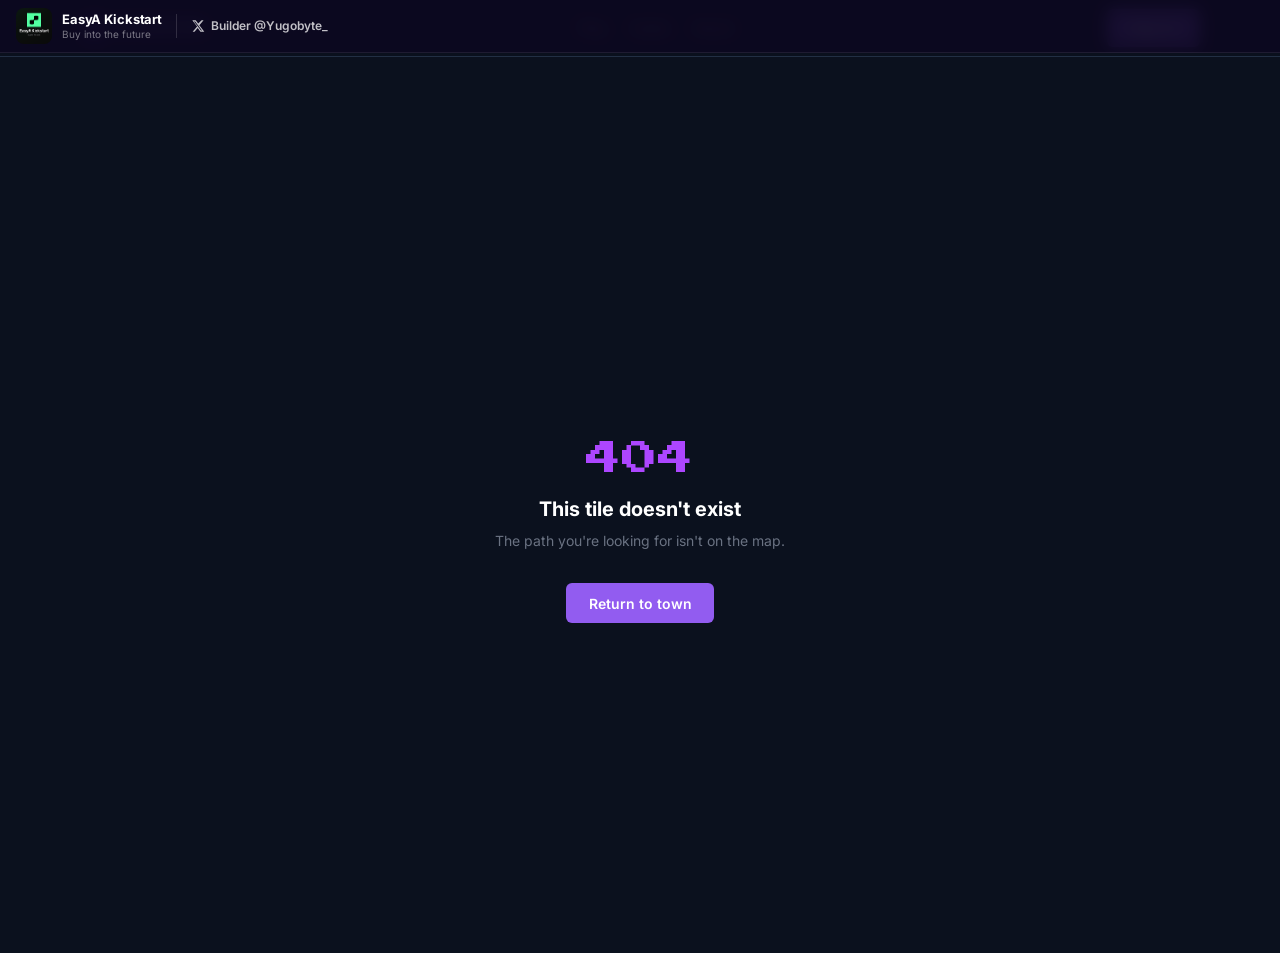
<file: index.html>
<!DOCTYPE html>
<html lang="en">
  <head>
    <meta charset="UTF-8" />
    <meta http-equiv="Content-Security-Policy" content="upgrade-insecure-requests" />
    <meta name="viewport" content="width=device-width, initial-scale=1.0, maximum-scale=1.0, user-scalable=no" />
    <title>Epochia - A Living Pixel Art Browser World</title>
    <meta name="description" content="Explore Epochia, a hand-crafted pixel art town with six unique characters who roam, converse, and make every visit different. Play free in your browser." />
    <meta name="robots" content="index, follow" />
    <meta name="theme-color" content="#0d0820" />
    <meta name="apple-mobile-web-app-capable" content="yes" />
    <meta name="apple-mobile-web-app-status-bar-style" content="black-translucent" />
    <meta name="apple-mobile-web-app-title" content="Epochia" />
    <meta name="ory-verify" content="orynth-bc634a7419e34589a3998b0c1ca724cf" />

    <!-- Open Graph -->
    <meta property="og:title" content="Epochia - A Living Pixel Art Browser World" />
    <meta property="og:description" content="Six unique characters. One hand-crafted town. A day/night cycle that shifts the mood. Play free in your browser, no download required." />
    <meta property="og:type" content="website" />
    <meta property="og:url" content="https://epochia.xyz" />
    <meta property="og:image" content="https://epochia.xyz/opengraph.jpg" />
    <meta property="og:image:width" content="1200" />
    <meta property="og:image:height" content="630" />
    <meta property="og:image:alt" content="Epochia - pixel art browser world" />
    <meta property="og:site_name" content="Epochia" />
    <meta property="og:locale" content="en_US" />

    <!-- Twitter / X -->
    <meta name="twitter:card" content="summary_large_image" />
    <meta name="twitter:title" content="Epochia - A Living Pixel Art Browser World" />
    <meta name="twitter:description" content="Six unique characters. One hand-crafted town. A day/night cycle that shifts the mood. Play free in your browser." />
    <meta name="twitter:image" content="https://epochia.xyz/opengraph.jpg" />
    <meta name="twitter:image:alt" content="Epochia pixel art game" />

    <!-- Canonical -->
    <link rel="canonical" href="https://epochia.xyz" />

    <!-- Icons -->
    <link rel="icon" type="image/svg+xml" href="/favicon.svg" />
    <link rel="apple-touch-icon" href="/favicon.svg" />

    <!-- Fonts -->
    <link rel="preconnect" href="https://fonts.googleapis.com" />
    <link rel="preconnect" href="https://fonts.gstatic.com" crossorigin />
    <link href="https://fonts.googleapis.com/css2?family=Inter:wght@400;500;600;700&display=swap" rel="stylesheet" />
    <script type="module" crossorigin src="/assets/index-DDkIV8F7.js"></script>
    <link rel="stylesheet" crossorigin href="/assets/index-BAYn08T7.css">
  </head>
  <style>
    #easya-banner {
      position: fixed;
      top: 0;
      left: 0;
      right: 0;
      z-index: 99999;
      display: flex;
      align-items: center;
      gap: 10px;
      padding: 8px 16px;
      background: rgba(13, 8, 32, 0.92);
      backdrop-filter: blur(8px);
      border-bottom: 1px solid rgba(255,255,255,0.08);
      font-family: 'Inter', sans-serif;
    }
    #easya-banner img {
      width: 36px;
      height: 36px;
      border-radius: 8px;
      object-fit: cover;
      flex-shrink: 0;
    }
    #easya-banner .easya-info {
      display: flex;
      flex-direction: column;
      line-height: 1.2;
    }
    #easya-banner .easya-name {
      font-size: 13px;
      font-weight: 700;
      color: #ffffff;
      letter-spacing: -0.01em;
    }
    #easya-banner .easya-tagline {
      font-size: 10px;
      color: rgba(255,255,255,0.45);
    }
    #easya-banner .easya-divider {
      width: 1px;
      height: 24px;
      background: rgba(255,255,255,0.15);
      margin: 0 4px;
    }
    #easya-banner .easya-x-link {
      display: flex;
      align-items: center;
      gap: 6px;
      text-decoration: none;
      color: rgba(255,255,255,0.75);
      font-size: 12px;
      font-weight: 600;
      transition: color 0.15s;
    }
    #easya-banner .easya-x-link:hover { color: #ffffff; }
    #easya-banner .easya-x-link svg { flex-shrink: 0; }
    #root { padding-top: 53px; }
  </style>
  <body>
    <div id="easya-banner">
      <img src="/easya-kickstart.png" alt="EasyA Kickstart" />
      <div class="easya-info">
        <span class="easya-name">EasyA Kickstart</span>
        <span class="easya-tagline">Buy into the future</span>
      </div>
      <div class="easya-divider"></div>
      <a class="easya-x-link" href="https://x.com/Yugobyte_" target="_blank" rel="noopener noreferrer">
        <svg width="14" height="14" viewBox="0 0 24 24" fill="currentColor" xmlns="http://www.w3.org/2000/svg">
          <path d="M18.244 2.25h3.308l-7.227 8.26 8.502 11.24H16.17l-4.714-6.231-5.401 6.231H2.744l7.737-8.835L2.25 2.25H8.08l4.253 5.622L18.244 2.25zm-1.161 17.52h1.833L7.084 4.126H5.117L17.083 19.77z"/>
        </svg>
        Builder @Yugobyte_
      </a>
    </div>
    <div id="root"></div>
  </body>
</html>
</file>
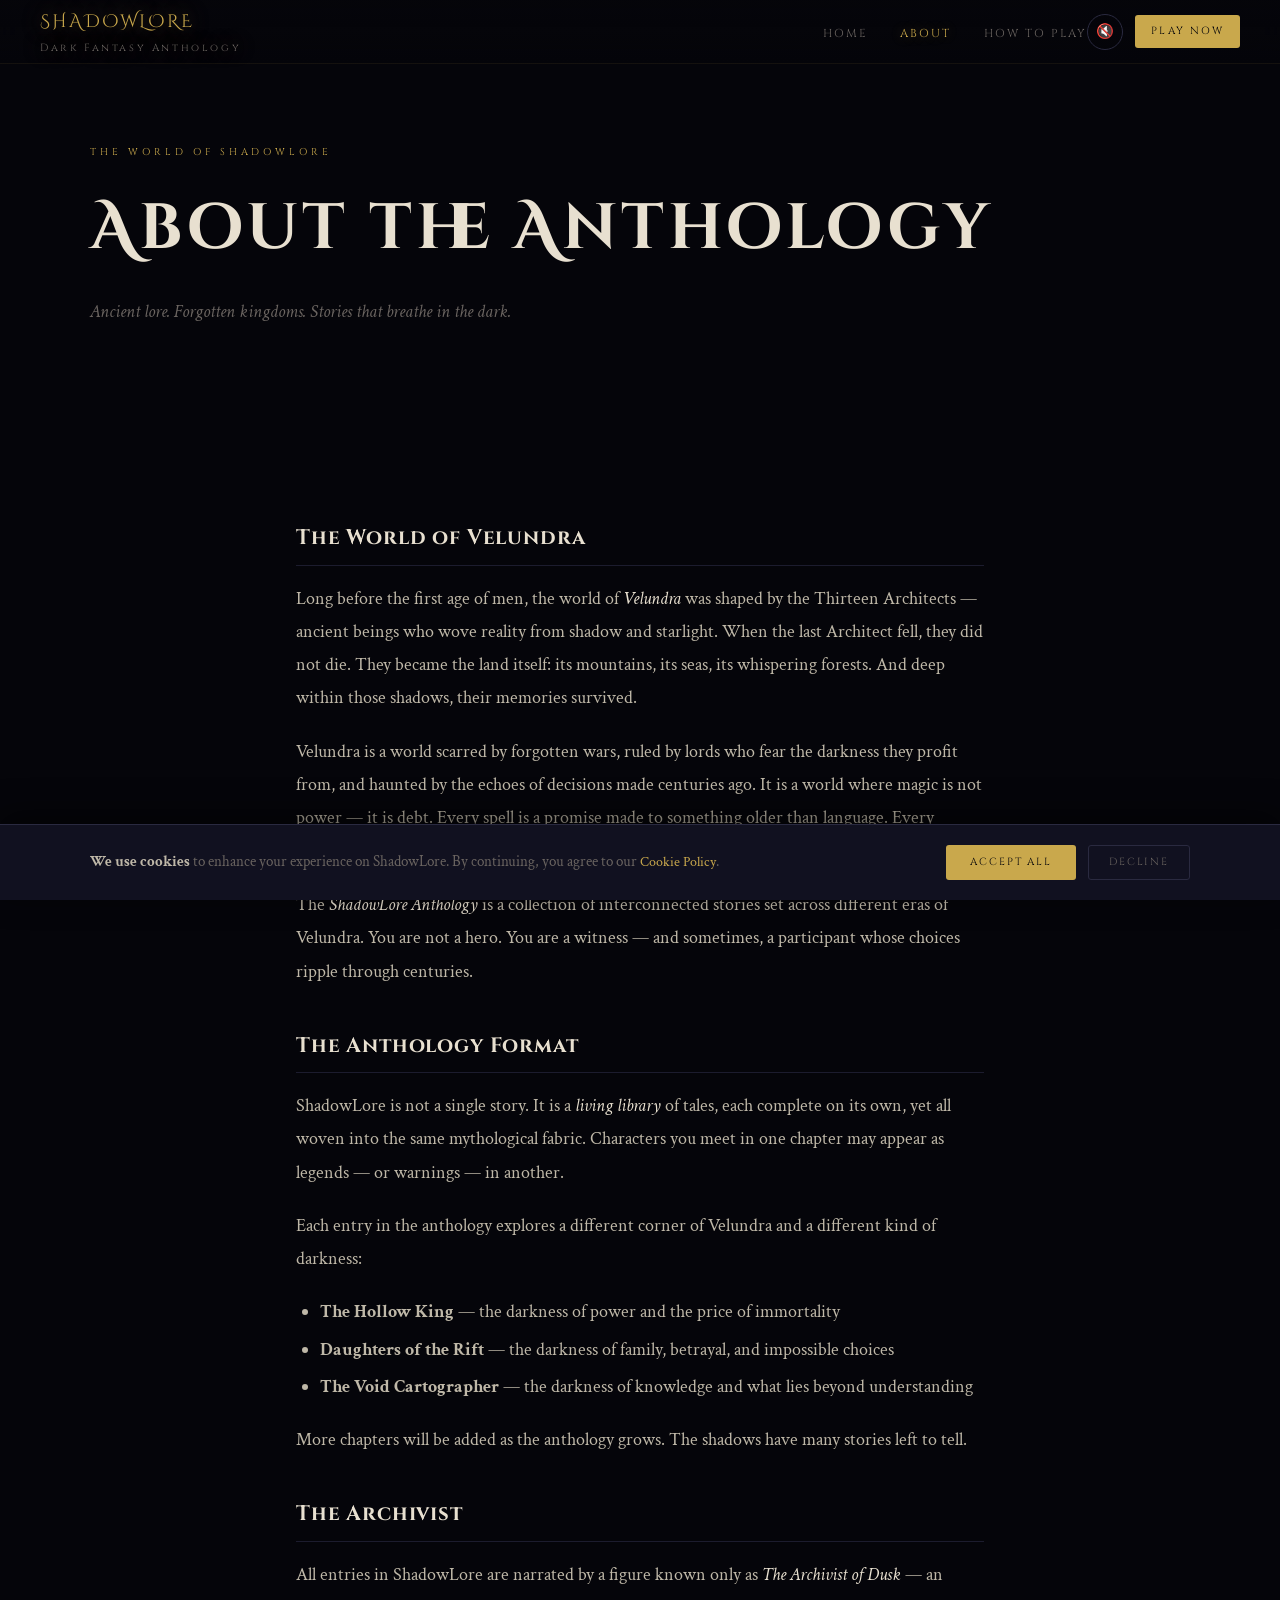
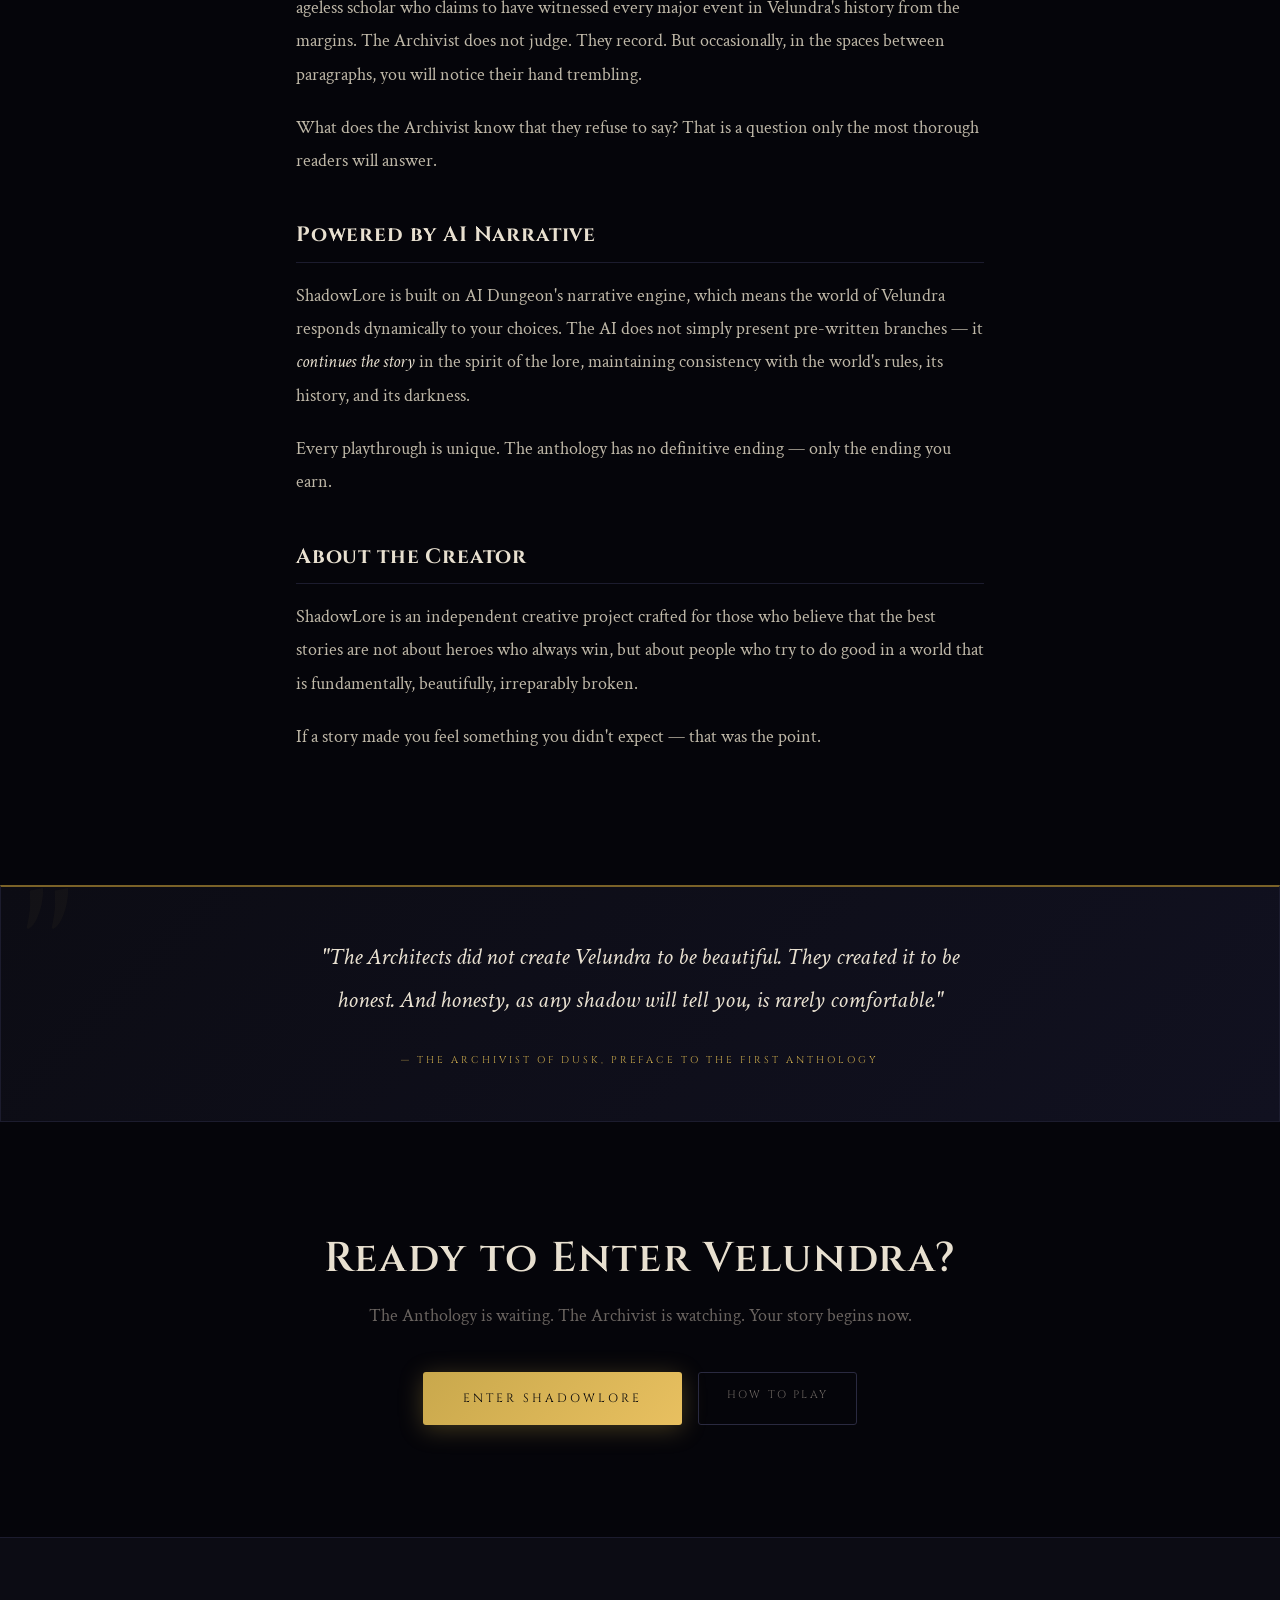
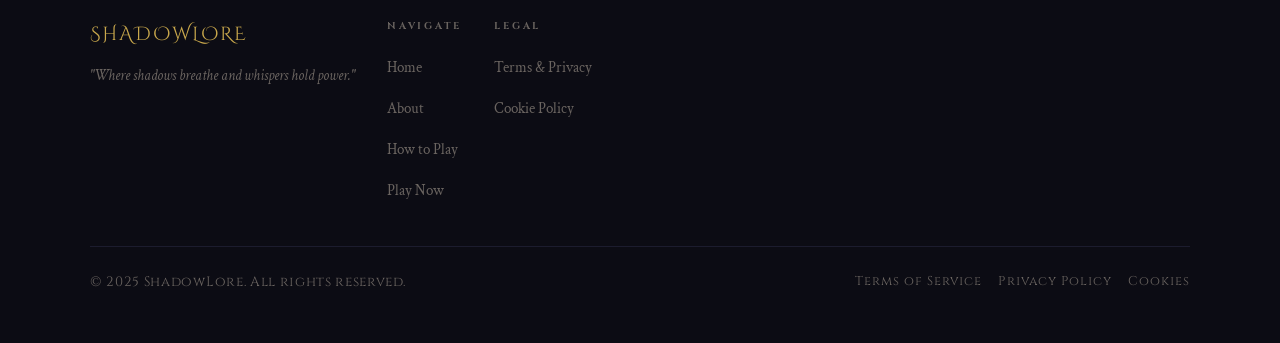
<file: about.html>
<!DOCTYPE html>
<html lang="en">
<head>
  <meta charset="UTF-8">
  <meta name="viewport" content="width=device-width, initial-scale=1.0">
  <title>About — ShadowLore</title>
  <meta name="description" content="Discover the lore, world, and origins of ShadowLore — a dark fantasy interactive anthology.">
  <meta name="theme-color" content="#05050a">
  <link rel="stylesheet" href="css/style.css">
  <link rel="icon" href="data:image/svg+xml,<svg xmlns='http://www.w3.org/2000/svg' viewBox='0 0 100 100'><text y='.9em' font-size='90'>🌑</text></svg>">
</head>
<body>

  <!-- NAV -->
  <nav class="nav" role="navigation" aria-label="Main navigation">
    <a href="index.html" class="nav-logo" aria-label="ShadowLore Home">
      SHADOWLORE
      <span>Dark Fantasy Anthology</span>
    </a>
    <ul class="nav-links" role="list">
      <li><a href="index.html">Home</a></li>
      <li><a href="about.html" class="active">About</a></li>
      <li><a href="how-to-play.html">How to Play</a></li>
    </ul>
    <div class="nav-right">
      <button class="btn-audio" title="Play Ambient Sound" aria-label="Toggle ambient sound">🔇</button>
      <a href="https://play.aidungeon.com/scenario/84A1C3aXaIb_/anthology" target="_blank" rel="noopener" class="btn-play-nav">Play Now</a>
      <button class="btn-hamburger" aria-label="Open menu">
        <span></span><span></span><span></span>
      </button>
    </div>
  </nav>

  <div class="nav-drawer" role="dialog" aria-label="Mobile navigation">
    <a href="index.html">Home</a>
    <a href="about.html" class="active">About</a>
    <a href="how-to-play.html">How to Play</a>
    <a href="https://play.aidungeon.com/scenario/84A1C3aXaIb_/anthology" target="_blank" rel="noopener" class="btn-play-nav">Enter the Dark</a>
  </div>

  <!-- PAGE HERO -->
  <header class="page-hero" aria-label="About ShadowLore">
    <div class="page-hero-bg" style="background-image: url('https://images.unsplash.com/photo-1518709268805-4e9042af9f23?w=1600&q=80');"></div>
    <div class="page-hero-overlay"></div>
    <div class="page-hero-content">
      <p class="page-hero-label">The World of ShadowLore</p>
      <h1 class="page-hero-title">About the Anthology</h1>
      <p class="page-hero-sub">Ancient lore. Forgotten kingdoms. Stories that breathe in the dark.</p>
    </div>
  </header>

  <!-- LORE CONTENT -->
  <section class="section" aria-labelledby="about-heading">
    <div class="section-inner">
      <div class="lore-block">

        <h2 id="about-heading">The World of Velundra</h2>
        <p>
          Long before the first age of men, the world of <span class="highlight">Velundra</span> was shaped by the Thirteen Architects — ancient beings who wove reality from shadow and starlight. When the last Architect fell, they did not die. They became the land itself: its mountains, its seas, its whispering forests. And deep within those shadows, their memories survived.
        </p>
        <p>
          Velundra is a world scarred by forgotten wars, ruled by lords who fear the darkness they profit from, and haunted by the echoes of decisions made centuries ago. It is a world where magic is not power — it is debt. Every spell is a promise made to something older than language. Every blessing is a curse deferred.
        </p>
        <p>
          The <span class="highlight">ShadowLore Anthology</span> is a collection of interconnected stories set across different eras of Velundra. You are not a hero. You are a witness — and sometimes, a participant whose choices ripple through centuries.
        </p>

        <h2>The Anthology Format</h2>
        <p>
          ShadowLore is not a single story. It is a <span class="highlight">living library</span> of tales, each complete on its own, yet all woven into the same mythological fabric. Characters you meet in one chapter may appear as legends — or warnings — in another.
        </p>
        <p>
          Each entry in the anthology explores a different corner of Velundra and a different kind of darkness:
        </p>
        <ul>
          <li><strong>The Hollow King</strong> — the darkness of power and the price of immortality</li>
          <li><strong>Daughters of the Rift</strong> — the darkness of family, betrayal, and impossible choices</li>
          <li><strong>The Void Cartographer</strong> — the darkness of knowledge and what lies beyond understanding</li>
        </ul>
        <p>
          More chapters will be added as the anthology grows. The shadows have many stories left to tell.
        </p>

        <h2>The Archivist</h2>
        <p>
          All entries in ShadowLore are narrated by a figure known only as <span class="highlight">The Archivist of Dusk</span> — an ageless scholar who claims to have witnessed every major event in Velundra's history from the margins. The Archivist does not judge. They record. But occasionally, in the spaces between paragraphs, you will notice their hand trembling.
        </p>
        <p>
          What does the Archivist know that they refuse to say? That is a question only the most thorough readers will answer.
        </p>

        <h2>Powered by AI Narrative</h2>
        <p>
          ShadowLore is built on AI Dungeon's narrative engine, which means the world of Velundra responds dynamically to your choices. The AI does not simply present pre-written branches — it <span class="highlight">continues the story</span> in the spirit of the lore, maintaining consistency with the world's rules, its history, and its darkness.
        </p>
        <p>
          Every playthrough is unique. The anthology has no definitive ending — only the ending you earn.
        </p>

        <h2>About the Creator</h2>
        <p>
          ShadowLore is an independent creative project crafted for those who believe that the best stories are not about heroes who always win, but about people who try to do good in a world that is fundamentally, beautifully, irreparably broken.
        </p>
        <p>
          If a story made you feel something you didn't expect — that was the point.
        </p>

      </div>
    </div>
  </section>

  <!-- LORE QUOTE -->
  <div class="lore-quote reveal">
    <blockquote>
      "The Architects did not create Velundra to be beautiful. They created it to be honest. And honesty, as any shadow will tell you, is rarely comfortable."
    </blockquote>
    <cite>— The Archivist of Dusk, Preface to the First Anthology</cite>
  </div>

  <!-- CTA -->
  <section class="section" style="text-align: center;" aria-label="Call to action">
    <div class="section-inner">
      <h2 class="section-title reveal">Ready to Enter Velundra?</h2>
      <p class="section-desc reveal" style="margin: 0 auto 2.5rem;">The Anthology is waiting. The Archivist is watching. Your story begins now.</p>
      <div style="display: flex; gap: 1rem; justify-content: center; flex-wrap: wrap;" class="reveal">
        <a href="https://play.aidungeon.com/scenario/84A1C3aXaIb_/anthology" target="_blank" rel="noopener" class="btn-primary">Enter ShadowLore</a>
        <a href="how-to-play.html" class="btn-secondary">How to Play</a>
      </div>
    </div>
  </section>

  <!-- FOOTER -->
  <footer class="footer" role="contentinfo">
    <div class="footer-inner">
      <div class="footer-top">
        <div class="footer-brand">
          <p class="footer-logo">SHADOWLORE</p>
          <p class="footer-tagline"><em>"Where shadows breathe and whispers hold power."</em></p>
        </div>
        <div class="footer-links">
          <h4>Navigate</h4>
          <ul role="list">
            <li><a href="index.html">Home</a></li>
            <li><a href="about.html">About</a></li>
            <li><a href="how-to-play.html">How to Play</a></li>
            <li><a href="https://play.aidungeon.com/scenario/84A1C3aXaIb_/anthology" target="_blank" rel="noopener">Play Now</a></li>
          </ul>
        </div>
        <div class="footer-links">
          <h4>Legal</h4>
          <ul role="list">
            <li><a href="legal.html">Terms &amp; Privacy</a></li>
            <li><a href="cookies.html">Cookie Policy</a></li>
          </ul>
        </div>
      </div>
      <div class="footer-bottom">
        <p class="footer-copy">© 2025 ShadowLore. All rights reserved.</p>
        <div class="footer-legal">
          <a href="legal.html">Terms of Service</a>
          <a href="legal.html#privacy">Privacy Policy</a>
          <a href="cookies.html">Cookies</a>
        </div>
      </div>
    </div>
  </footer>

  <div class="cookie-banner" role="dialog" aria-label="Cookie consent">
    <div class="cookie-inner">
      <div class="cookie-text">
        <p><strong>We use cookies</strong> to enhance your experience on ShadowLore. By continuing, you agree to our <a href="cookies.html">Cookie Policy</a>.</p>
      </div>
      <div class="cookie-btns">
        <button class="btn-cookie-accept">Accept All</button>
        <button class="btn-cookie-decline">Decline</button>
      </div>
    </div>
  </div>

  <script src="js/main.js"></script>
</body>
</html>
</file>
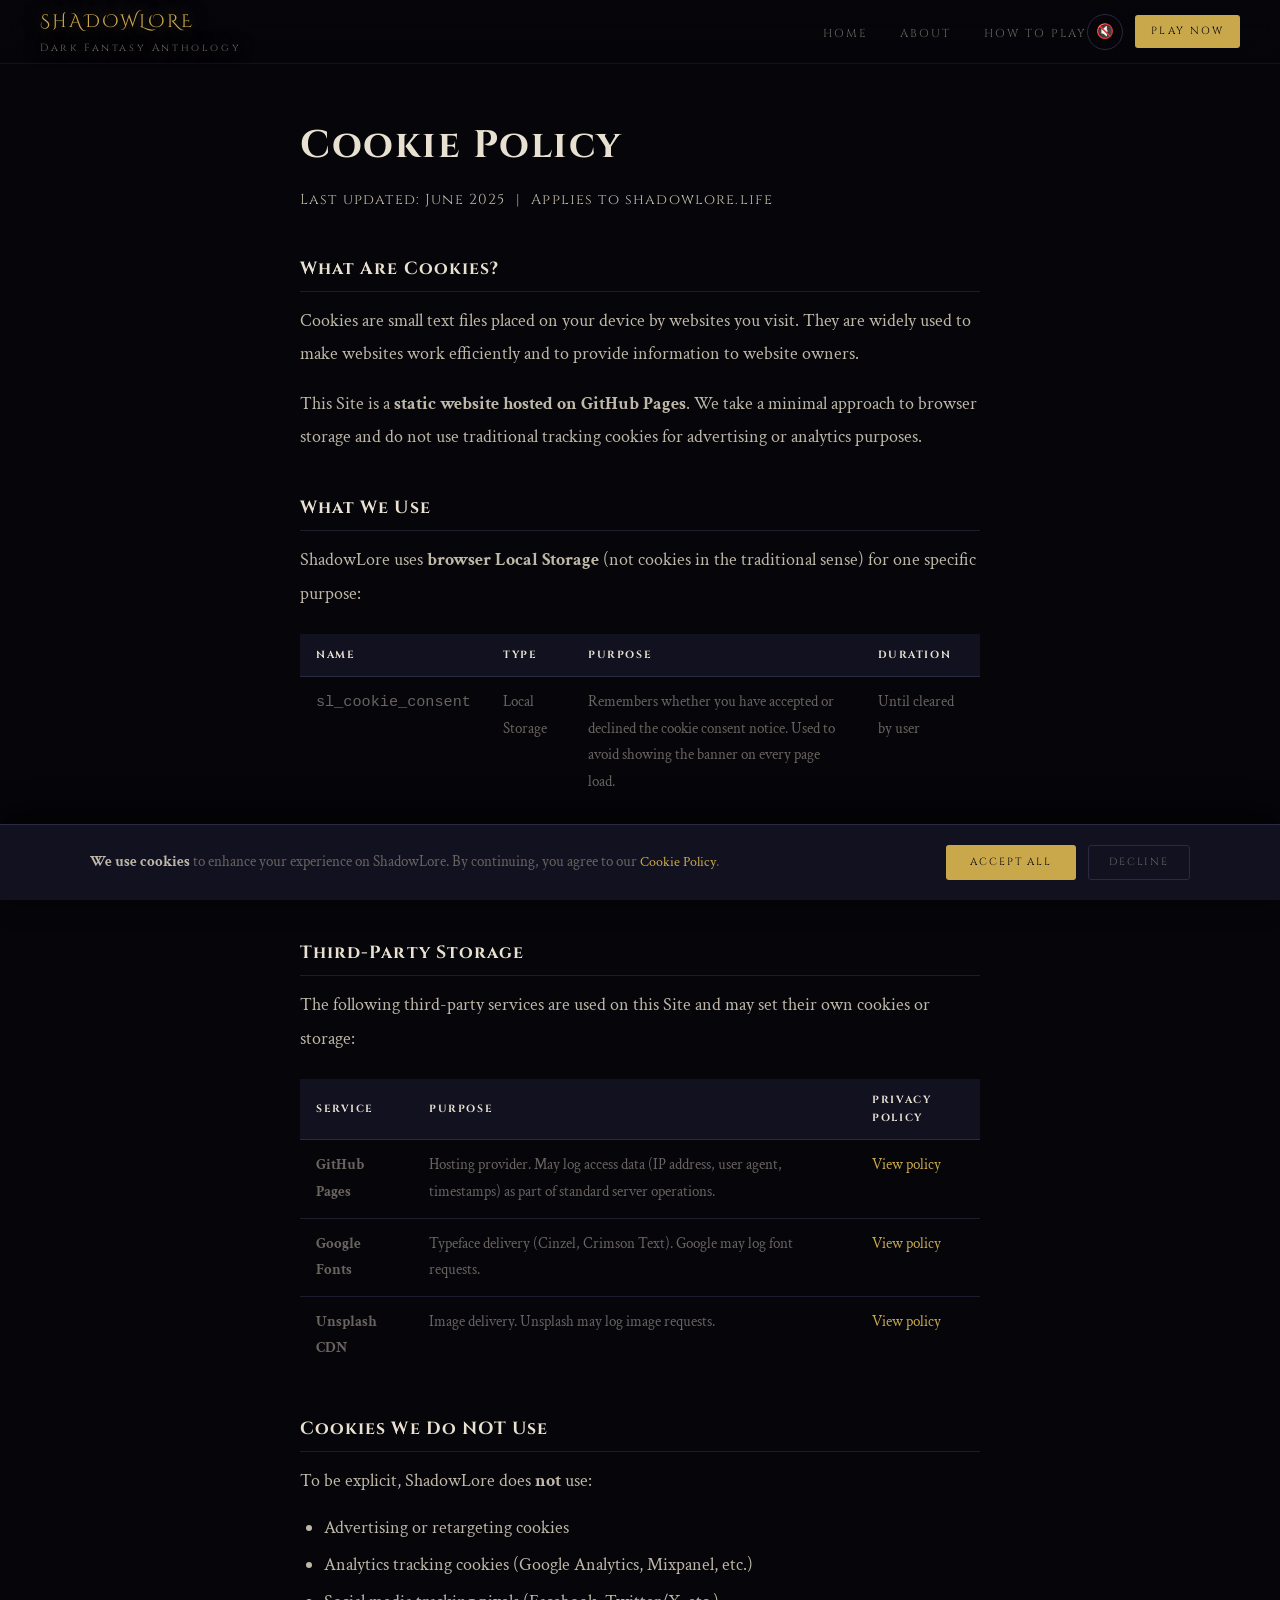
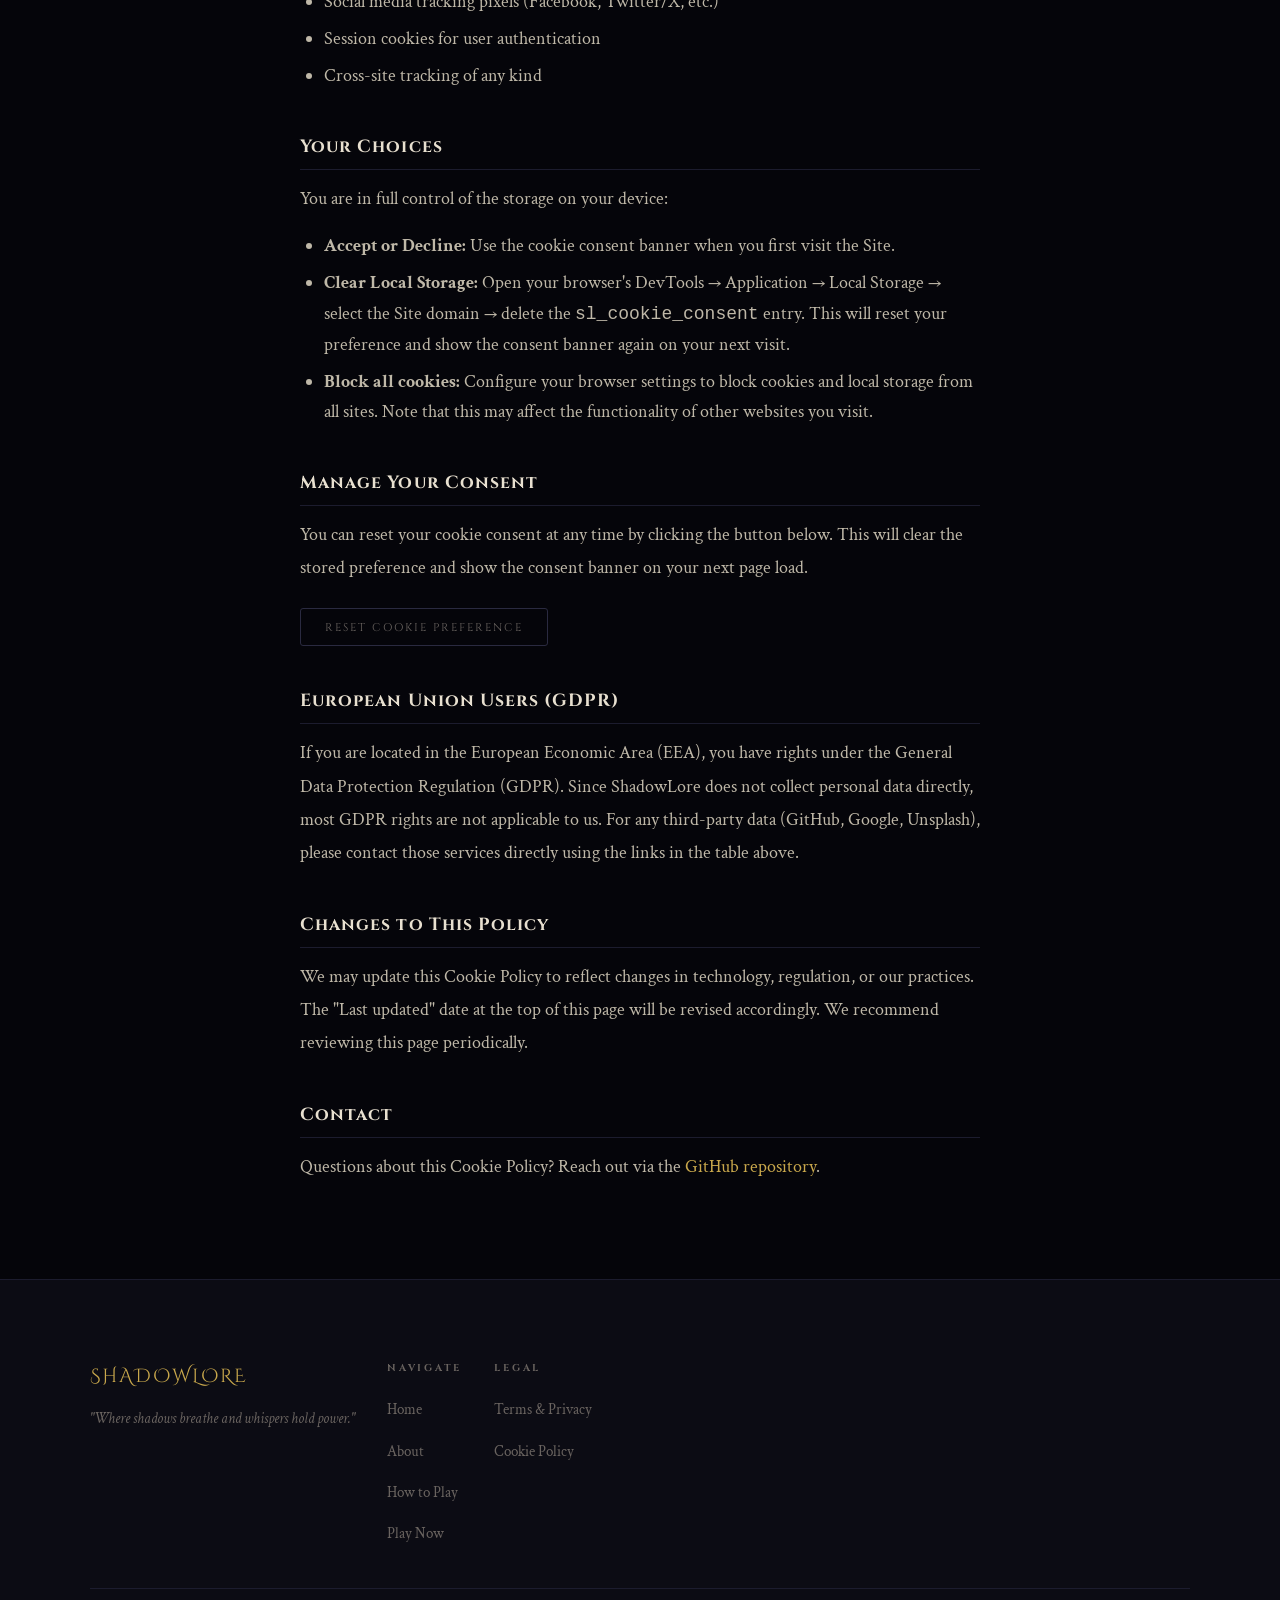
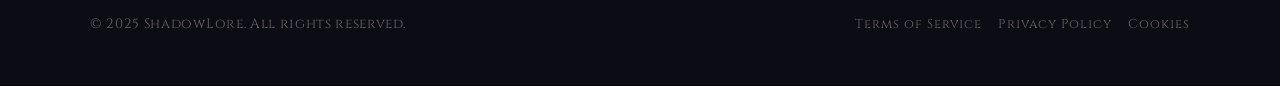
<file: cookies.html>
<!DOCTYPE html>
<html lang="en">
<head>
  <meta charset="UTF-8">
  <meta name="viewport" content="width=device-width, initial-scale=1.0">
  <title>Cookie Policy — ShadowLore</title>
  <meta name="description" content="ShadowLore Cookie Policy — how we use browser storage and what you can control.">
  <meta name="theme-color" content="#05050a">
  <link rel="stylesheet" href="css/style.css">
  <link rel="icon" href="data:image/svg+xml,<svg xmlns='http://www.w3.org/2000/svg' viewBox='0 0 100 100'><text y='.9em' font-size='90'>🌑</text></svg>">
</head>
<body>

  <!-- NAV -->
  <nav class="nav" role="navigation" aria-label="Main navigation">
    <a href="index.html" class="nav-logo" aria-label="ShadowLore Home">
      SHADOWLORE
      <span>Dark Fantasy Anthology</span>
    </a>
    <ul class="nav-links" role="list">
      <li><a href="index.html">Home</a></li>
      <li><a href="about.html">About</a></li>
      <li><a href="how-to-play.html">How to Play</a></li>
    </ul>
    <div class="nav-right">
      <button class="btn-audio" title="Play Ambient Sound" aria-label="Toggle ambient sound">🔇</button>
      <a href="https://play.aidungeon.com/scenario/84A1C3aXaIb_/anthology" target="_blank" rel="noopener" class="btn-play-nav">Play Now</a>
      <button class="btn-hamburger" aria-label="Open menu">
        <span></span><span></span><span></span>
      </button>
    </div>
  </nav>

  <div class="nav-drawer" role="dialog" aria-label="Mobile navigation">
    <a href="index.html">Home</a>
    <a href="about.html">About</a>
    <a href="how-to-play.html">How to Play</a>
    <a href="https://play.aidungeon.com/scenario/84A1C3aXaIb_/anthology" target="_blank" rel="noopener" class="btn-play-nav">Enter the Dark</a>
  </div>

  <!-- CONTENT -->
  <main class="legal-wrap" aria-label="Cookie Policy">
    <h1>Cookie Policy</h1>
    <p class="legal-meta">Last updated: June 2025 &nbsp;|&nbsp; Applies to shadowlore.life</p>

    <h2>What Are Cookies?</h2>
    <p>Cookies are small text files placed on your device by websites you visit. They are widely used to make websites work efficiently and to provide information to website owners.</p>
    <p>This Site is a <strong>static website hosted on GitHub Pages</strong>. We take a minimal approach to browser storage and do not use traditional tracking cookies for advertising or analytics purposes.</p>

    <h2>What We Use</h2>
    <p>ShadowLore uses <strong>browser Local Storage</strong> (not cookies in the traditional sense) for one specific purpose:</p>

    <table class="cookie-table" role="table" aria-label="Storage used by ShadowLore">
      <thead>
        <tr>
          <th scope="col">Name</th>
          <th scope="col">Type</th>
          <th scope="col">Purpose</th>
          <th scope="col">Duration</th>
        </tr>
      </thead>
      <tbody>
        <tr>
          <td><code>sl_cookie_consent</code></td>
          <td>Local Storage</td>
          <td>Remembers whether you have accepted or declined the cookie consent notice. Used to avoid showing the banner on every page load.</td>
          <td>Until cleared by user</td>
        </tr>
      </tbody>
    </table>

    <p>This data is stored <strong>only on your device</strong>. It is never transmitted to any server and is not accessible by any third party.</p>

    <h2>Third-Party Storage</h2>
    <p>The following third-party services are used on this Site and may set their own cookies or storage:</p>

    <table class="cookie-table" role="table" aria-label="Third-party storage">
      <thead>
        <tr>
          <th scope="col">Service</th>
          <th scope="col">Purpose</th>
          <th scope="col">Privacy Policy</th>
        </tr>
      </thead>
      <tbody>
        <tr>
          <td><strong>GitHub Pages</strong></td>
          <td>Hosting provider. May log access data (IP address, user agent, timestamps) as part of standard server operations.</td>
          <td><a href="https://docs.github.com/en/site-policy/privacy-policies/github-general-privacy-statement" target="_blank" rel="noopener">View policy</a></td>
        </tr>
        <tr>
          <td><strong>Google Fonts</strong></td>
          <td>Typeface delivery (Cinzel, Crimson Text). Google may log font requests.</td>
          <td><a href="https://policies.google.com/privacy" target="_blank" rel="noopener">View policy</a></td>
        </tr>
        <tr>
          <td><strong>Unsplash CDN</strong></td>
          <td>Image delivery. Unsplash may log image requests.</td>
          <td><a href="https://unsplash.com/privacy" target="_blank" rel="noopener">View policy</a></td>
        </tr>
      </tbody>
    </table>

    <h2>Cookies We Do NOT Use</h2>
    <p>To be explicit, ShadowLore does <strong>not</strong> use:</p>
    <ul>
      <li>Advertising or retargeting cookies</li>
      <li>Analytics tracking cookies (Google Analytics, Mixpanel, etc.)</li>
      <li>Social media tracking pixels (Facebook, Twitter/X, etc.)</li>
      <li>Session cookies for user authentication</li>
      <li>Cross-site tracking of any kind</li>
    </ul>

    <h2>Your Choices</h2>
    <p>You are in full control of the storage on your device:</p>
    <ul>
      <li><strong>Accept or Decline:</strong> Use the cookie consent banner when you first visit the Site.</li>
      <li><strong>Clear Local Storage:</strong> Open your browser's DevTools → Application → Local Storage → select the Site domain → delete the <code>sl_cookie_consent</code> entry. This will reset your preference and show the consent banner again on your next visit.</li>
      <li><strong>Block all cookies:</strong> Configure your browser settings to block cookies and local storage from all sites. Note that this may affect the functionality of other websites you visit.</li>
    </ul>

    <h2>Manage Your Consent</h2>
    <p>You can reset your cookie consent at any time by clicking the button below. This will clear the stored preference and show the consent banner on your next page load.</p>
    <button onclick="localStorage.removeItem('sl_cookie_consent'); alert('Cookie preference has been reset. Reload the page to see the consent banner again.'); " style="font-family: var(--font-heading); font-size: 0.7rem; letter-spacing: 0.18em; text-transform: uppercase; color: var(--text-dim); border: 1px solid var(--border2); padding: 0.65rem 1.5rem; border-radius: 3px; margin-top: 0.5rem; cursor: pointer; background: none; transition: border-color 0.2s, color 0.2s;" onmouseover="this.style.borderColor='var(--accent)';this.style.color='var(--accent)';" onmouseout="this.style.borderColor='var(--border2)';this.style.color='var(--text-dim)';">Reset Cookie Preference</button>

    <h2>European Union Users (GDPR)</h2>
    <p>If you are located in the European Economic Area (EEA), you have rights under the General Data Protection Regulation (GDPR). Since ShadowLore does not collect personal data directly, most GDPR rights are not applicable to us. For any third-party data (GitHub, Google, Unsplash), please contact those services directly using the links in the table above.</p>

    <h2>Changes to This Policy</h2>
    <p>We may update this Cookie Policy to reflect changes in technology, regulation, or our practices. The "Last updated" date at the top of this page will be revised accordingly. We recommend reviewing this page periodically.</p>

    <h2>Contact</h2>
    <p>Questions about this Cookie Policy? Reach out via the <a href="https://github.com/yusufsafary/epochiagames" target="_blank" rel="noopener">GitHub repository</a>.</p>
  </main>

  <!-- FOOTER -->
  <footer class="footer" role="contentinfo">
    <div class="footer-inner">
      <div class="footer-top">
        <div class="footer-brand">
          <p class="footer-logo">SHADOWLORE</p>
          <p class="footer-tagline"><em>"Where shadows breathe and whispers hold power."</em></p>
        </div>
        <div class="footer-links">
          <h4>Navigate</h4>
          <ul role="list">
            <li><a href="index.html">Home</a></li>
            <li><a href="about.html">About</a></li>
            <li><a href="how-to-play.html">How to Play</a></li>
            <li><a href="https://play.aidungeon.com/scenario/84A1C3aXaIb_/anthology" target="_blank" rel="noopener">Play Now</a></li>
          </ul>
        </div>
        <div class="footer-links">
          <h4>Legal</h4>
          <ul role="list">
            <li><a href="legal.html">Terms &amp; Privacy</a></li>
            <li><a href="cookies.html">Cookie Policy</a></li>
          </ul>
        </div>
      </div>
      <div class="footer-bottom">
        <p class="footer-copy">© 2025 ShadowLore. All rights reserved.</p>
        <div class="footer-legal">
          <a href="legal.html">Terms of Service</a>
          <a href="legal.html#privacy">Privacy Policy</a>
          <a href="cookies.html">Cookies</a>
        </div>
      </div>
    </div>
  </footer>

  <div class="cookie-banner" role="dialog" aria-label="Cookie consent">
    <div class="cookie-inner">
      <div class="cookie-text">
        <p><strong>We use cookies</strong> to enhance your experience on ShadowLore. By continuing, you agree to our <a href="cookies.html">Cookie Policy</a>.</p>
      </div>
      <div class="cookie-btns">
        <button class="btn-cookie-accept">Accept All</button>
        <button class="btn-cookie-decline">Decline</button>
      </div>
    </div>
  </div>

  <script src="js/main.js"></script>
</body>
</html>
</file>
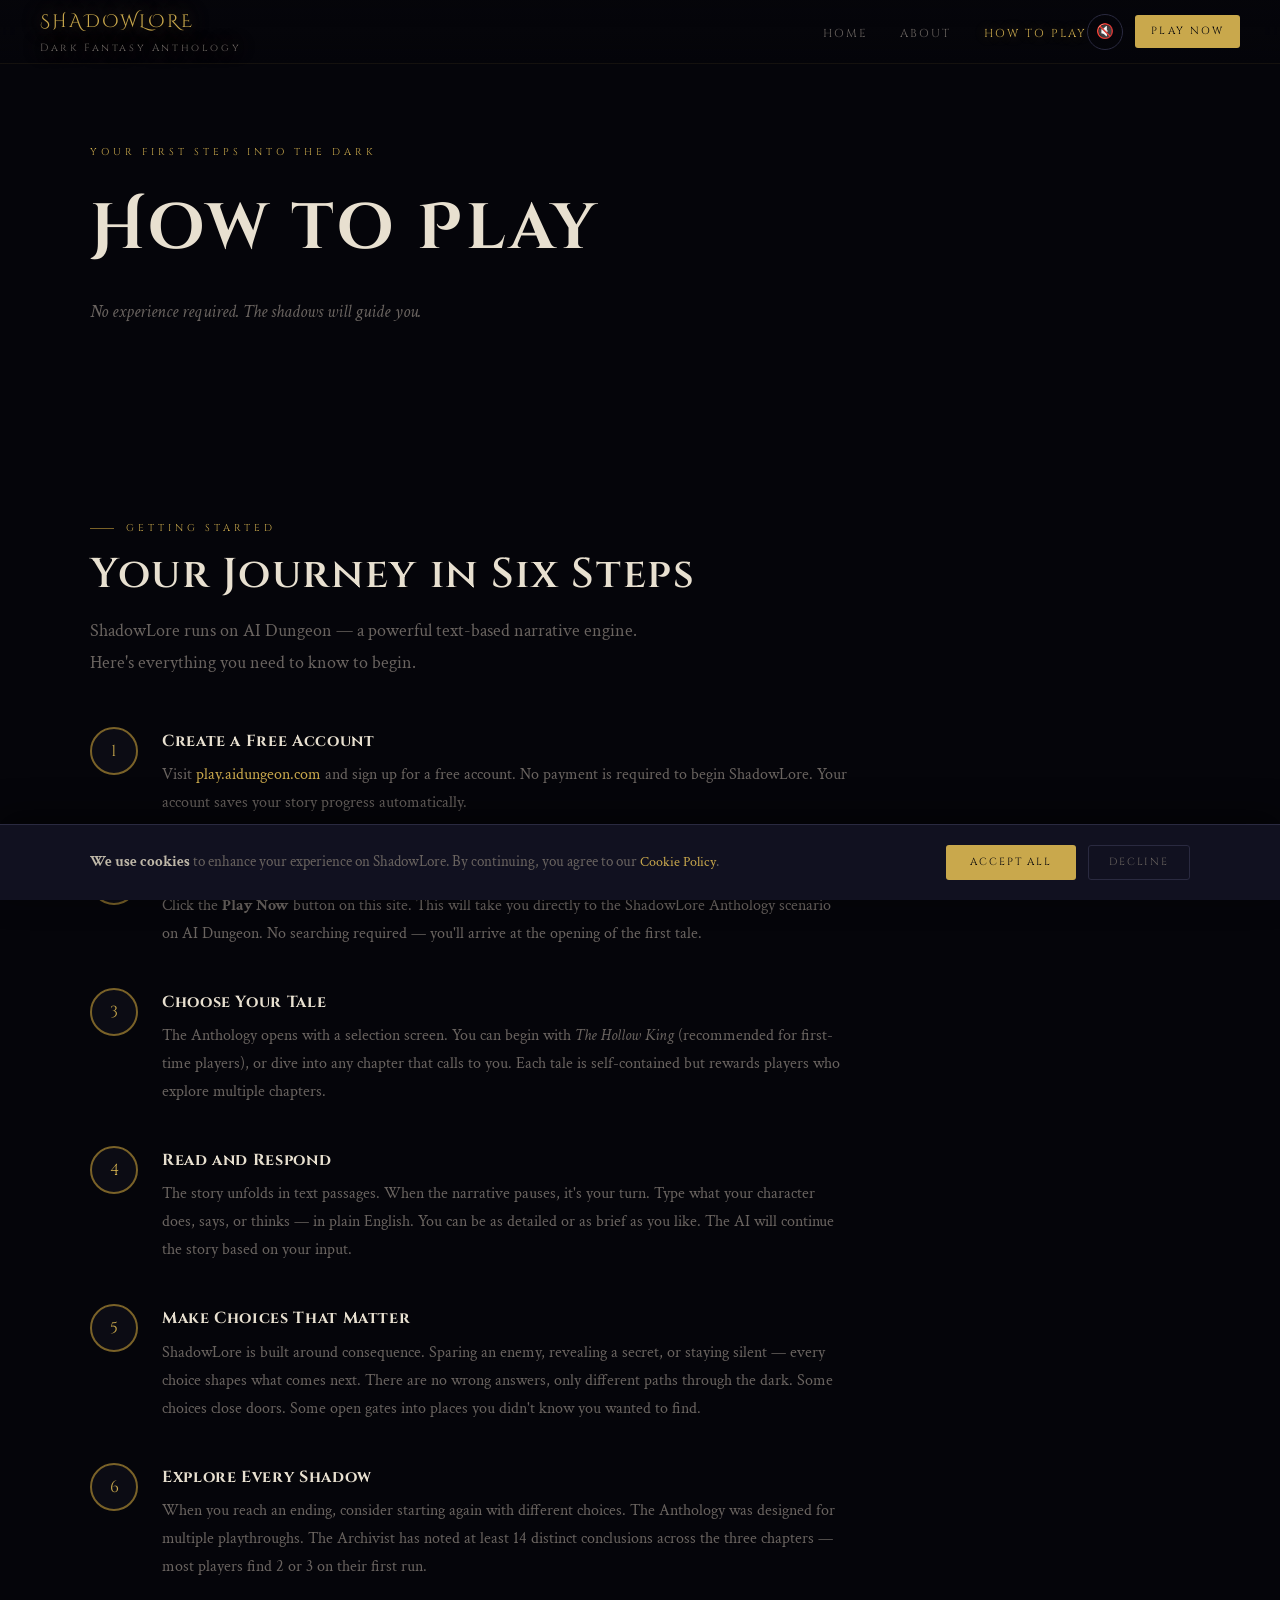
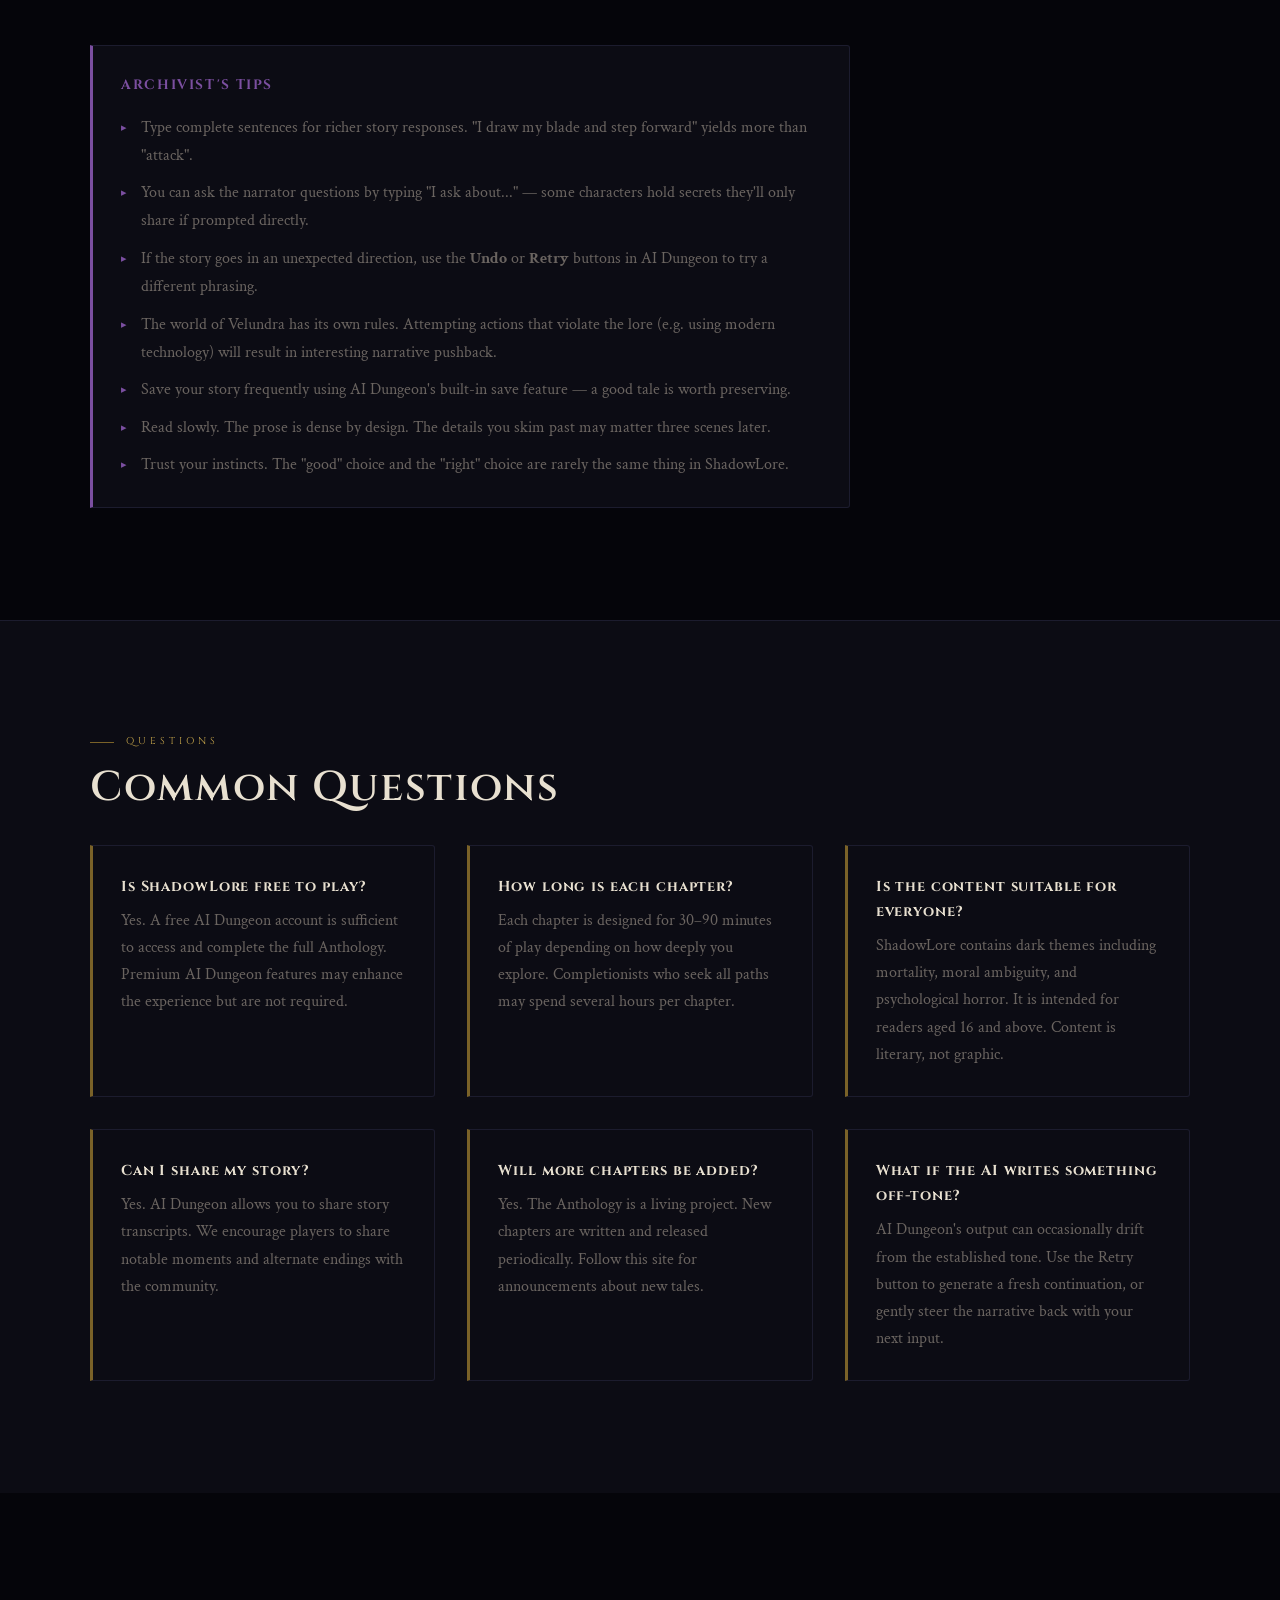
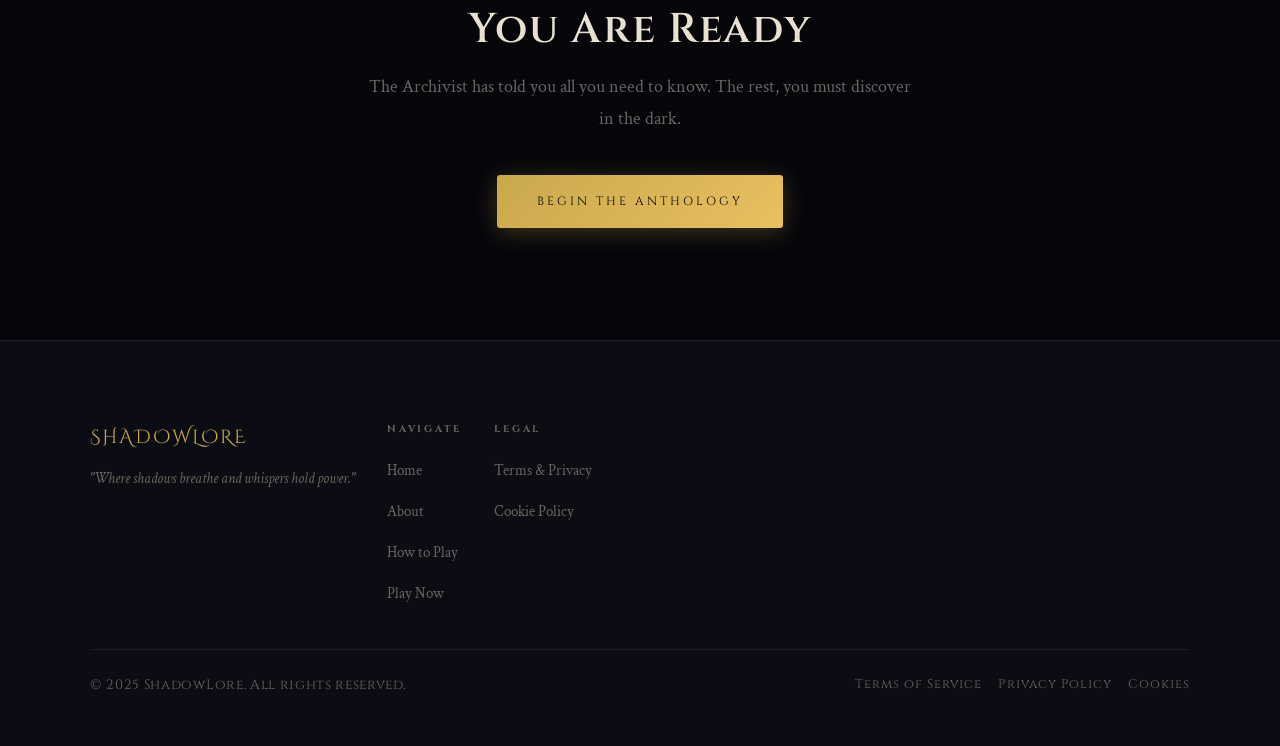
<file: how-to-play.html>
<!DOCTYPE html>
<html lang="en">
<head>
  <meta charset="UTF-8">
  <meta name="viewport" content="width=device-width, initial-scale=1.0">
  <title>How to Play — ShadowLore</title>
  <meta name="description" content="Learn how to play ShadowLore — the dark fantasy interactive anthology. A guide to choices, narrative mechanics, and getting the most from your story.">
  <meta name="theme-color" content="#05050a">
  <link rel="stylesheet" href="css/style.css">
  <link rel="icon" href="data:image/svg+xml,<svg xmlns='http://www.w3.org/2000/svg' viewBox='0 0 100 100'><text y='.9em' font-size='90'>🌑</text></svg>">
</head>
<body>

  <!-- NAV -->
  <nav class="nav" role="navigation" aria-label="Main navigation">
    <a href="index.html" class="nav-logo" aria-label="ShadowLore Home">
      SHADOWLORE
      <span>Dark Fantasy Anthology</span>
    </a>
    <ul class="nav-links" role="list">
      <li><a href="index.html">Home</a></li>
      <li><a href="about.html">About</a></li>
      <li><a href="how-to-play.html" class="active">How to Play</a></li>
    </ul>
    <div class="nav-right">
      <button class="btn-audio" title="Play Ambient Sound" aria-label="Toggle ambient sound">🔇</button>
      <a href="https://play.aidungeon.com/scenario/84A1C3aXaIb_/anthology" target="_blank" rel="noopener" class="btn-play-nav">Play Now</a>
      <button class="btn-hamburger" aria-label="Open menu">
        <span></span><span></span><span></span>
      </button>
    </div>
  </nav>

  <div class="nav-drawer" role="dialog" aria-label="Mobile navigation">
    <a href="index.html">Home</a>
    <a href="about.html">About</a>
    <a href="how-to-play.html" class="active">How to Play</a>
    <a href="https://play.aidungeon.com/scenario/84A1C3aXaIb_/anthology" target="_blank" rel="noopener" class="btn-play-nav">Enter the Dark</a>
  </div>

  <!-- PAGE HERO -->
  <header class="page-hero" aria-label="How to Play">
    <div class="page-hero-bg" style="background-image: url('https://images.unsplash.com/photo-1574375927938-d5a98e8ffe85?w=1600&q=80');"></div>
    <div class="page-hero-overlay"></div>
    <div class="page-hero-content">
      <p class="page-hero-label">Your First Steps Into the Dark</p>
      <h1 class="page-hero-title">How to Play</h1>
      <p class="page-hero-sub">No experience required. The shadows will guide you.</p>
    </div>
  </header>

  <!-- CONTENT -->
  <section class="section" aria-labelledby="how-heading">
    <div class="section-inner">

      <p class="section-label reveal">Getting Started</p>
      <h2 class="section-title reveal" id="how-heading">Your Journey in Six Steps</h2>
      <p class="section-desc reveal">ShadowLore runs on AI Dungeon — a powerful text-based narrative engine. Here's everything you need to know to begin.</p>

      <ol class="steps-list" role="list">
        <li class="step-item reveal">
          <div class="step-num" aria-hidden="true">1</div>
          <div class="step-content">
            <h3 class="step-title">Create a Free Account</h3>
            <p class="step-text">Visit <a href="https://play.aidungeon.com" target="_blank" rel="noopener">play.aidungeon.com</a> and sign up for a free account. No payment is required to begin ShadowLore. Your account saves your story progress automatically.</p>
          </div>
        </li>
        <li class="step-item reveal">
          <div class="step-num" aria-hidden="true">2</div>
          <div class="step-content">
            <h3 class="step-title">Open the Anthology</h3>
            <p class="step-text">Click the <strong>Play Now</strong> button on this site. This will take you directly to the ShadowLore Anthology scenario on AI Dungeon. No searching required — you'll arrive at the opening of the first tale.</p>
          </div>
        </li>
        <li class="step-item reveal">
          <div class="step-num" aria-hidden="true">3</div>
          <div class="step-content">
            <h3 class="step-title">Choose Your Tale</h3>
            <p class="step-text">The Anthology opens with a selection screen. You can begin with <em>The Hollow King</em> (recommended for first-time players), or dive into any chapter that calls to you. Each tale is self-contained but rewards players who explore multiple chapters.</p>
          </div>
        </li>
        <li class="step-item reveal">
          <div class="step-num" aria-hidden="true">4</div>
          <div class="step-content">
            <h3 class="step-title">Read and Respond</h3>
            <p class="step-text">The story unfolds in text passages. When the narrative pauses, it's your turn. Type what your character does, says, or thinks — in plain English. You can be as detailed or as brief as you like. The AI will continue the story based on your input.</p>
          </div>
        </li>
        <li class="step-item reveal">
          <div class="step-num" aria-hidden="true">5</div>
          <div class="step-content">
            <h3 class="step-title">Make Choices That Matter</h3>
            <p class="step-text">ShadowLore is built around consequence. Sparing an enemy, revealing a secret, or staying silent — every choice shapes what comes next. There are no wrong answers, only different paths through the dark. Some choices close doors. Some open gates into places you didn't know you wanted to find.</p>
          </div>
        </li>
        <li class="step-item reveal">
          <div class="step-num" aria-hidden="true">6</div>
          <div class="step-content">
            <h3 class="step-title">Explore Every Shadow</h3>
            <p class="step-text">When you reach an ending, consider starting again with different choices. The Anthology was designed for multiple playthroughs. The Archivist has noted at least 14 distinct conclusions across the three chapters — most players find 2 or 3 on their first run.</p>
          </div>
        </li>
      </ol>

      <!-- Tips box -->
      <div class="tips-box reveal" role="complementary" aria-label="Tips for playing ShadowLore">
        <h3>Archivist's Tips</h3>
        <ul role="list">
          <li>Type complete sentences for richer story responses. "I draw my blade and step forward" yields more than "attack".</li>
          <li>You can ask the narrator questions by typing "I ask about..." — some characters hold secrets they'll only share if prompted directly.</li>
          <li>If the story goes in an unexpected direction, use the <strong>Undo</strong> or <strong>Retry</strong> buttons in AI Dungeon to try a different phrasing.</li>
          <li>The world of Velundra has its own rules. Attempting actions that violate the lore (e.g. using modern technology) will result in interesting narrative pushback.</li>
          <li>Save your story frequently using AI Dungeon's built-in save feature — a good tale is worth preserving.</li>
          <li>Read slowly. The prose is dense by design. The details you skim past may matter three scenes later.</li>
          <li>Trust your instincts. The "good" choice and the "right" choice are rarely the same thing in ShadowLore.</li>
        </ul>
      </div>

    </div>
  </section>

  <!-- FAQ -->
  <section class="section" style="background: var(--surface); border-top: 1px solid var(--border);" aria-labelledby="faq-heading">
    <div class="section-inner">
      <p class="section-label reveal">Questions</p>
      <h2 class="section-title reveal" id="faq-heading">Common Questions</h2>

      <div class="features-grid" style="margin-top: 2rem;">
        <div class="feature-item reveal">
          <h3 class="feature-title">Is ShadowLore free to play?</h3>
          <p class="feature-text">Yes. A free AI Dungeon account is sufficient to access and complete the full Anthology. Premium AI Dungeon features may enhance the experience but are not required.</p>
        </div>
        <div class="feature-item reveal">
          <h3 class="feature-title">How long is each chapter?</h3>
          <p class="feature-text">Each chapter is designed for 30–90 minutes of play depending on how deeply you explore. Completionists who seek all paths may spend several hours per chapter.</p>
        </div>
        <div class="feature-item reveal">
          <h3 class="feature-title">Is the content suitable for everyone?</h3>
          <p class="feature-text">ShadowLore contains dark themes including mortality, moral ambiguity, and psychological horror. It is intended for readers aged 16 and above. Content is literary, not graphic.</p>
        </div>
        <div class="feature-item reveal">
          <h3 class="feature-title">Can I share my story?</h3>
          <p class="feature-text">Yes. AI Dungeon allows you to share story transcripts. We encourage players to share notable moments and alternate endings with the community.</p>
        </div>
        <div class="feature-item reveal">
          <h3 class="feature-title">Will more chapters be added?</h3>
          <p class="feature-text">Yes. The Anthology is a living project. New chapters are written and released periodically. Follow this site for announcements about new tales.</p>
        </div>
        <div class="feature-item reveal">
          <h3 class="feature-title">What if the AI writes something off-tone?</h3>
          <p class="feature-text">AI Dungeon's output can occasionally drift from the established tone. Use the Retry button to generate a fresh continuation, or gently steer the narrative back with your next input.</p>
        </div>
      </div>
    </div>
  </section>

  <!-- CTA -->
  <section class="section" style="text-align: center;" aria-label="Call to action">
    <div class="section-inner">
      <h2 class="section-title reveal">You Are Ready</h2>
      <p class="section-desc reveal" style="margin: 0 auto 2.5rem;">The Archivist has told you all you need to know. The rest, you must discover in the dark.</p>
      <a href="https://play.aidungeon.com/scenario/84A1C3aXaIb_/anthology" target="_blank" rel="noopener" class="btn-primary reveal">Begin the Anthology</a>
    </div>
  </section>

  <!-- FOOTER -->
  <footer class="footer" role="contentinfo">
    <div class="footer-inner">
      <div class="footer-top">
        <div class="footer-brand">
          <p class="footer-logo">SHADOWLORE</p>
          <p class="footer-tagline"><em>"Where shadows breathe and whispers hold power."</em></p>
        </div>
        <div class="footer-links">
          <h4>Navigate</h4>
          <ul role="list">
            <li><a href="index.html">Home</a></li>
            <li><a href="about.html">About</a></li>
            <li><a href="how-to-play.html">How to Play</a></li>
            <li><a href="https://play.aidungeon.com/scenario/84A1C3aXaIb_/anthology" target="_blank" rel="noopener">Play Now</a></li>
          </ul>
        </div>
        <div class="footer-links">
          <h4>Legal</h4>
          <ul role="list">
            <li><a href="legal.html">Terms &amp; Privacy</a></li>
            <li><a href="cookies.html">Cookie Policy</a></li>
          </ul>
        </div>
      </div>
      <div class="footer-bottom">
        <p class="footer-copy">© 2025 ShadowLore. All rights reserved.</p>
        <div class="footer-legal">
          <a href="legal.html">Terms of Service</a>
          <a href="legal.html#privacy">Privacy Policy</a>
          <a href="cookies.html">Cookies</a>
        </div>
      </div>
    </div>
  </footer>

  <div class="cookie-banner" role="dialog" aria-label="Cookie consent">
    <div class="cookie-inner">
      <div class="cookie-text">
        <p><strong>We use cookies</strong> to enhance your experience on ShadowLore. By continuing, you agree to our <a href="cookies.html">Cookie Policy</a>.</p>
      </div>
      <div class="cookie-btns">
        <button class="btn-cookie-accept">Accept All</button>
        <button class="btn-cookie-decline">Decline</button>
      </div>
    </div>
  </div>

  <script src="js/main.js"></script>
</body>
</html>
</file>
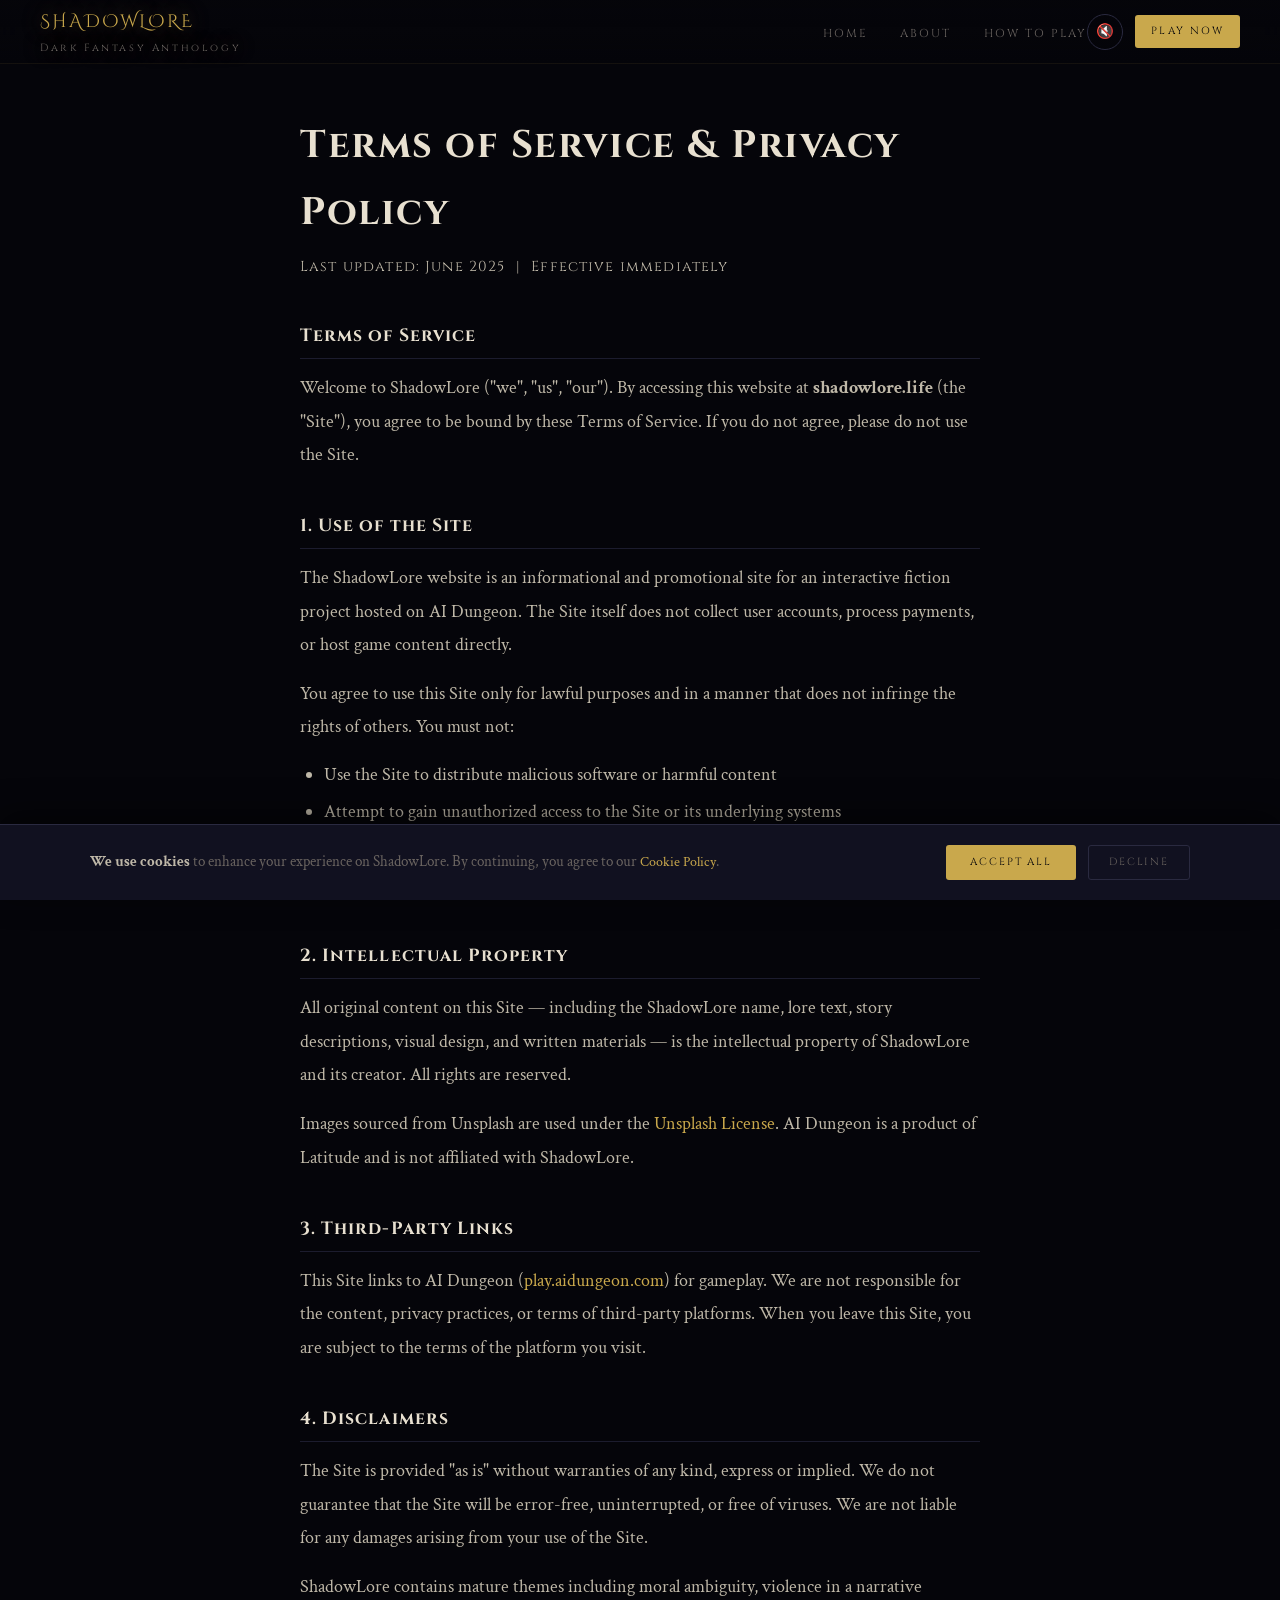
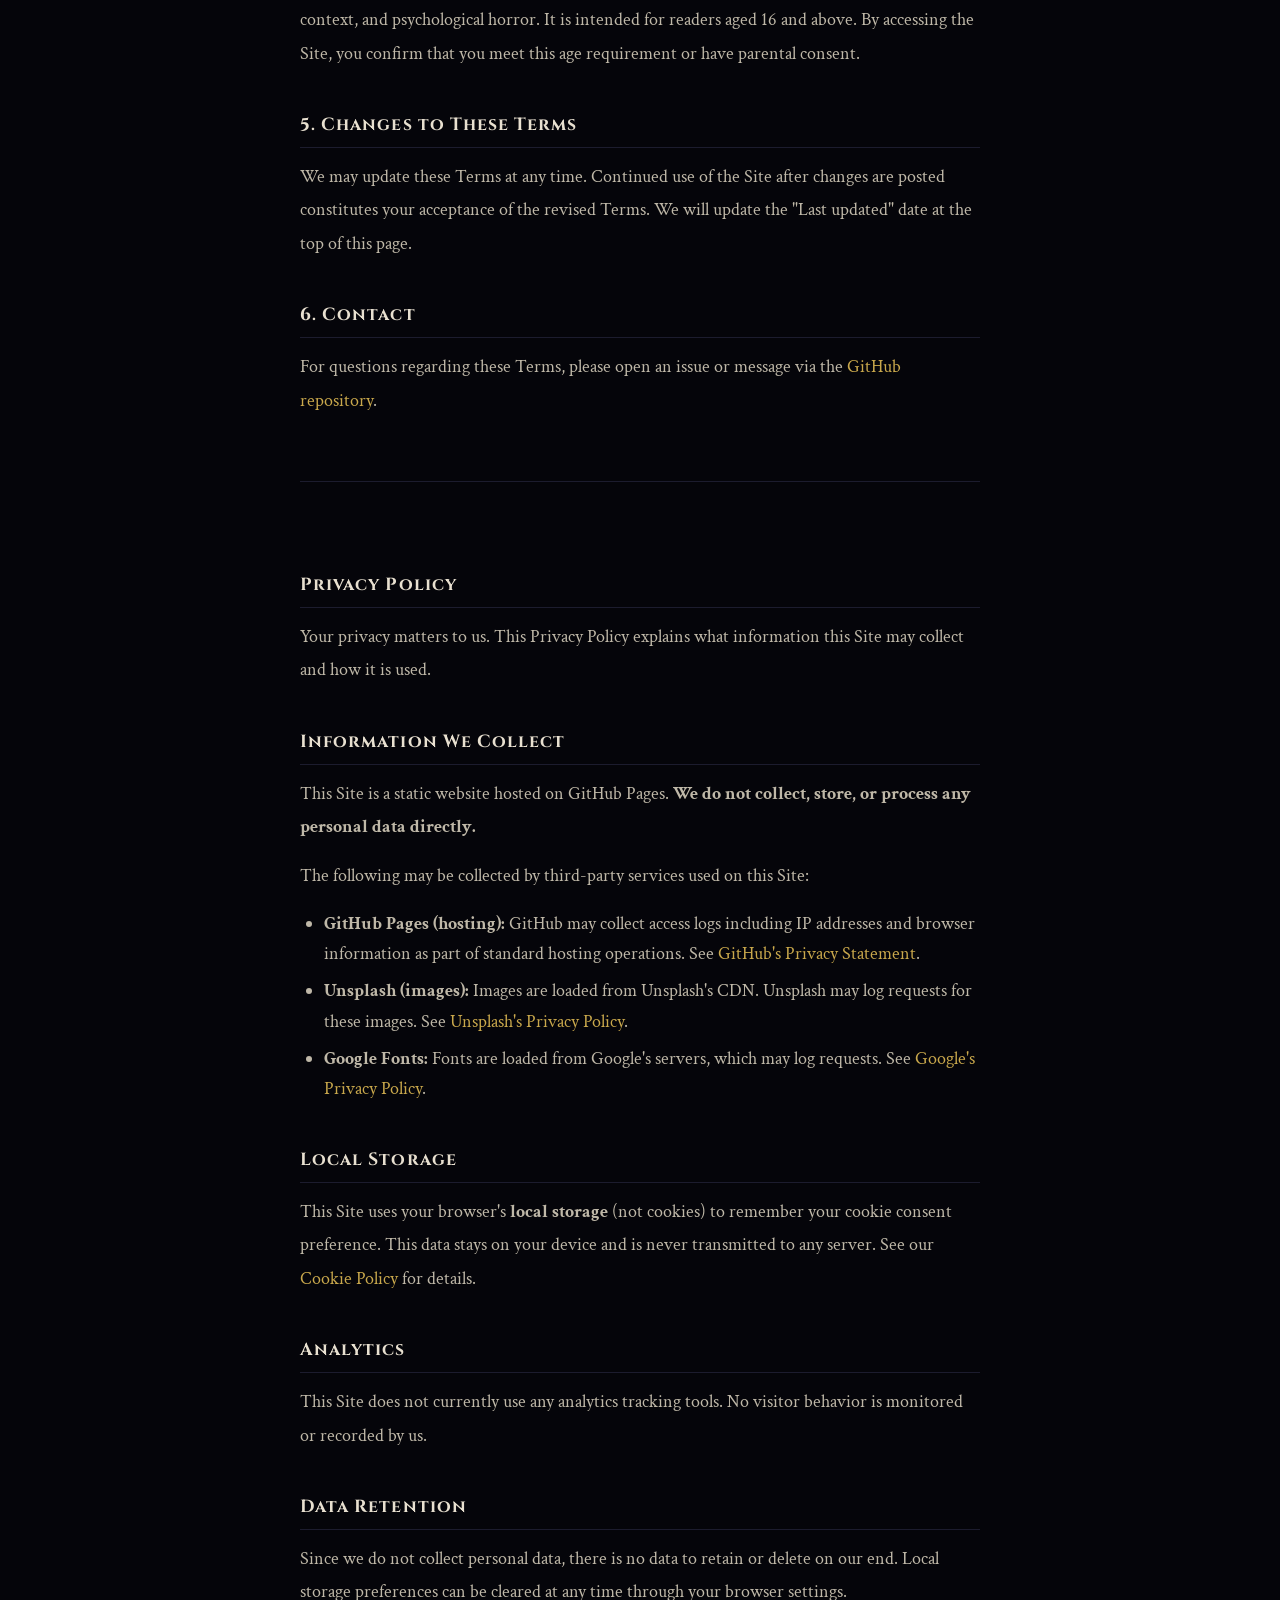
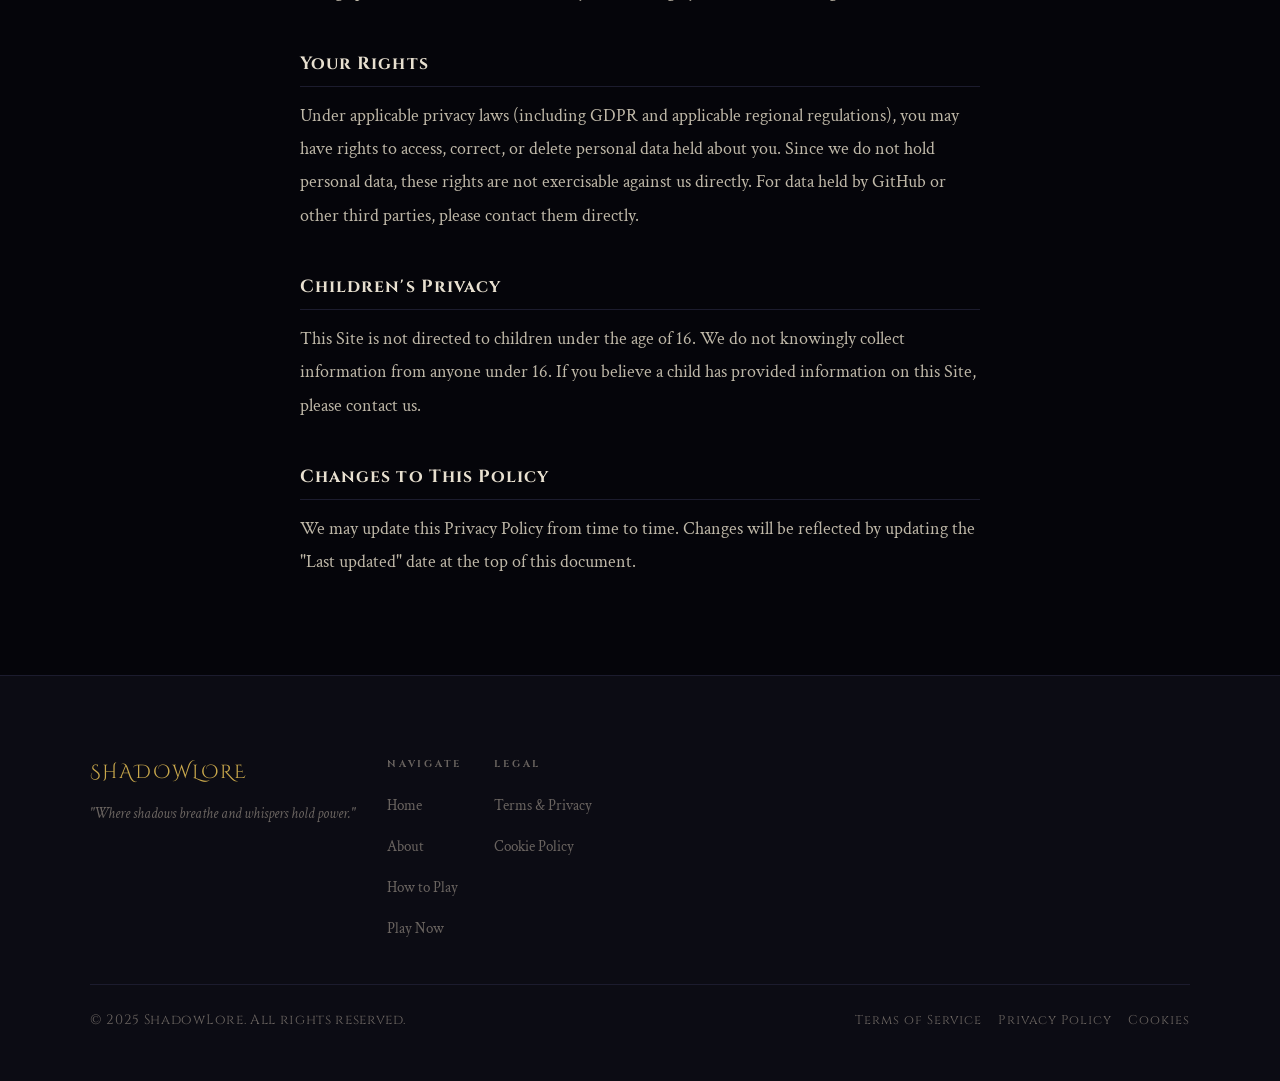
<file: legal.html>
<!DOCTYPE html>
<html lang="en">
<head>
  <meta charset="UTF-8">
  <meta name="viewport" content="width=device-width, initial-scale=1.0">
  <title>Terms of Service & Privacy Policy — ShadowLore</title>
  <meta name="description" content="ShadowLore Terms of Service and Privacy Policy.">
  <meta name="theme-color" content="#05050a">
  <link rel="stylesheet" href="css/style.css">
  <link rel="icon" href="data:image/svg+xml,<svg xmlns='http://www.w3.org/2000/svg' viewBox='0 0 100 100'><text y='.9em' font-size='90'>🌑</text></svg>">
</head>
<body>

  <!-- NAV -->
  <nav class="nav" role="navigation" aria-label="Main navigation">
    <a href="index.html" class="nav-logo" aria-label="ShadowLore Home">
      SHADOWLORE
      <span>Dark Fantasy Anthology</span>
    </a>
    <ul class="nav-links" role="list">
      <li><a href="index.html">Home</a></li>
      <li><a href="about.html">About</a></li>
      <li><a href="how-to-play.html">How to Play</a></li>
    </ul>
    <div class="nav-right">
      <button class="btn-audio" title="Play Ambient Sound" aria-label="Toggle ambient sound">🔇</button>
      <a href="https://play.aidungeon.com/scenario/84A1C3aXaIb_/anthology" target="_blank" rel="noopener" class="btn-play-nav">Play Now</a>
      <button class="btn-hamburger" aria-label="Open menu">
        <span></span><span></span><span></span>
      </button>
    </div>
  </nav>

  <div class="nav-drawer" role="dialog" aria-label="Mobile navigation">
    <a href="index.html">Home</a>
    <a href="about.html">About</a>
    <a href="how-to-play.html">How to Play</a>
    <a href="https://play.aidungeon.com/scenario/84A1C3aXaIb_/anthology" target="_blank" rel="noopener" class="btn-play-nav">Enter the Dark</a>
  </div>

  <!-- CONTENT -->
  <main class="legal-wrap" aria-label="Legal documents">
    <h1>Terms of Service &amp; Privacy Policy</h1>
    <p class="legal-meta">Last updated: June 2025 &nbsp;|&nbsp; Effective immediately</p>

    <!-- ===== TERMS OF SERVICE ===== -->
    <section aria-labelledby="tos-heading">
      <h2 id="tos-heading">Terms of Service</h2>
      <p>Welcome to ShadowLore ("we", "us", "our"). By accessing this website at <strong>shadowlore.life</strong> (the "Site"), you agree to be bound by these Terms of Service. If you do not agree, please do not use the Site.</p>

      <h2>1. Use of the Site</h2>
      <p>The ShadowLore website is an informational and promotional site for an interactive fiction project hosted on AI Dungeon. The Site itself does not collect user accounts, process payments, or host game content directly.</p>
      <p>You agree to use this Site only for lawful purposes and in a manner that does not infringe the rights of others. You must not:</p>
      <ul>
        <li>Use the Site to distribute malicious software or harmful content</li>
        <li>Attempt to gain unauthorized access to the Site or its underlying systems</li>
        <li>Reproduce or redistribute content from this Site without written permission</li>
        <li>Use automated tools (bots, scrapers) to access the Site without prior consent</li>
      </ul>

      <h2>2. Intellectual Property</h2>
      <p>All original content on this Site — including the ShadowLore name, lore text, story descriptions, visual design, and written materials — is the intellectual property of ShadowLore and its creator. All rights are reserved.</p>
      <p>Images sourced from Unsplash are used under the <a href="https://unsplash.com/license" target="_blank" rel="noopener">Unsplash License</a>. AI Dungeon is a product of Latitude and is not affiliated with ShadowLore.</p>

      <h2>3. Third-Party Links</h2>
      <p>This Site links to AI Dungeon (<a href="https://play.aidungeon.com" target="_blank" rel="noopener">play.aidungeon.com</a>) for gameplay. We are not responsible for the content, privacy practices, or terms of third-party platforms. When you leave this Site, you are subject to the terms of the platform you visit.</p>

      <h2>4. Disclaimers</h2>
      <p>The Site is provided "as is" without warranties of any kind, express or implied. We do not guarantee that the Site will be error-free, uninterrupted, or free of viruses. We are not liable for any damages arising from your use of the Site.</p>
      <p>ShadowLore contains mature themes including moral ambiguity, violence in a narrative context, and psychological horror. It is intended for readers aged 16 and above. By accessing the Site, you confirm that you meet this age requirement or have parental consent.</p>

      <h2>5. Changes to These Terms</h2>
      <p>We may update these Terms at any time. Continued use of the Site after changes are posted constitutes your acceptance of the revised Terms. We will update the "Last updated" date at the top of this page.</p>

      <h2>6. Contact</h2>
      <p>For questions regarding these Terms, please open an issue or message via the <a href="https://github.com/yusufsafary/epochiagames" target="_blank" rel="noopener">GitHub repository</a>.</p>
    </section>

    <!-- ===== PRIVACY POLICY ===== -->
    <section id="privacy" aria-labelledby="privacy-heading" style="margin-top: 4rem; padding-top: 3rem; border-top: 1px solid var(--border);">
      <h2 id="privacy-heading">Privacy Policy</h2>
      <p>Your privacy matters to us. This Privacy Policy explains what information this Site may collect and how it is used.</p>

      <h2>Information We Collect</h2>
      <p>This Site is a static website hosted on GitHub Pages. <strong>We do not collect, store, or process any personal data directly.</strong></p>
      <p>The following may be collected by third-party services used on this Site:</p>
      <ul>
        <li><strong>GitHub Pages (hosting):</strong> GitHub may collect access logs including IP addresses and browser information as part of standard hosting operations. See <a href="https://docs.github.com/en/site-policy/privacy-policies/github-general-privacy-statement" target="_blank" rel="noopener">GitHub's Privacy Statement</a>.</li>
        <li><strong>Unsplash (images):</strong> Images are loaded from Unsplash's CDN. Unsplash may log requests for these images. See <a href="https://unsplash.com/privacy" target="_blank" rel="noopener">Unsplash's Privacy Policy</a>.</li>
        <li><strong>Google Fonts:</strong> Fonts are loaded from Google's servers, which may log requests. See <a href="https://policies.google.com/privacy" target="_blank" rel="noopener">Google's Privacy Policy</a>.</li>
      </ul>

      <h2>Local Storage</h2>
      <p>This Site uses your browser's <strong>local storage</strong> (not cookies) to remember your cookie consent preference. This data stays on your device and is never transmitted to any server. See our <a href="cookies.html">Cookie Policy</a> for details.</p>

      <h2>Analytics</h2>
      <p>This Site does not currently use any analytics tracking tools. No visitor behavior is monitored or recorded by us.</p>

      <h2>Data Retention</h2>
      <p>Since we do not collect personal data, there is no data to retain or delete on our end. Local storage preferences can be cleared at any time through your browser settings.</p>

      <h2>Your Rights</h2>
      <p>Under applicable privacy laws (including GDPR and applicable regional regulations), you may have rights to access, correct, or delete personal data held about you. Since we do not hold personal data, these rights are not exercisable against us directly. For data held by GitHub or other third parties, please contact them directly.</p>

      <h2>Children's Privacy</h2>
      <p>This Site is not directed to children under the age of 16. We do not knowingly collect information from anyone under 16. If you believe a child has provided information on this Site, please contact us.</p>

      <h2>Changes to This Policy</h2>
      <p>We may update this Privacy Policy from time to time. Changes will be reflected by updating the "Last updated" date at the top of this document.</p>
    </section>
  </main>

  <!-- FOOTER -->
  <footer class="footer" role="contentinfo">
    <div class="footer-inner">
      <div class="footer-top">
        <div class="footer-brand">
          <p class="footer-logo">SHADOWLORE</p>
          <p class="footer-tagline"><em>"Where shadows breathe and whispers hold power."</em></p>
        </div>
        <div class="footer-links">
          <h4>Navigate</h4>
          <ul role="list">
            <li><a href="index.html">Home</a></li>
            <li><a href="about.html">About</a></li>
            <li><a href="how-to-play.html">How to Play</a></li>
            <li><a href="https://play.aidungeon.com/scenario/84A1C3aXaIb_/anthology" target="_blank" rel="noopener">Play Now</a></li>
          </ul>
        </div>
        <div class="footer-links">
          <h4>Legal</h4>
          <ul role="list">
            <li><a href="legal.html">Terms &amp; Privacy</a></li>
            <li><a href="cookies.html">Cookie Policy</a></li>
          </ul>
        </div>
      </div>
      <div class="footer-bottom">
        <p class="footer-copy">© 2025 ShadowLore. All rights reserved.</p>
        <div class="footer-legal">
          <a href="legal.html">Terms of Service</a>
          <a href="legal.html#privacy">Privacy Policy</a>
          <a href="cookies.html">Cookies</a>
        </div>
      </div>
    </div>
  </footer>

  <div class="cookie-banner" role="dialog" aria-label="Cookie consent">
    <div class="cookie-inner">
      <div class="cookie-text">
        <p><strong>We use cookies</strong> to enhance your experience on ShadowLore. By continuing, you agree to our <a href="cookies.html">Cookie Policy</a>.</p>
      </div>
      <div class="cookie-btns">
        <button class="btn-cookie-accept">Accept All</button>
        <button class="btn-cookie-decline">Decline</button>
      </div>
    </div>
  </div>

  <script src="js/main.js"></script>
</body>
</html>
</file>
<file: assets/index-BAYn08T7.css>
@import"https://fonts.googleapis.com/css2?family=Press+Start+2P&family=Inter:wght@400;500;600;700&display=swap";@layer components;@layer properties{@supports (((-webkit-hyphens:none)) and (not (margin-trim:inline))) or ((-moz-orient:inline) and (not (color:rgb(from red r g b)))){*,:before,:after,::backdrop{--tw-translate-x:0;--tw-translate-y:0;--tw-translate-z:0;--tw-rotate-x:initial;--tw-rotate-y:initial;--tw-rotate-z:initial;--tw-skew-x:initial;--tw-skew-y:initial;--tw-space-y-reverse:0;--tw-space-x-reverse:0;--tw-border-style:solid;--tw-gradient-position:initial;--tw-gradient-from:#0000;--tw-gradient-via:#0000;--tw-gradient-to:#0000;--tw-gradient-stops:initial;--tw-gradient-via-stops:initial;--tw-gradient-from-position:0%;--tw-gradient-via-position:50%;--tw-gradient-to-position:100%;--tw-leading:initial;--tw-font-weight:initial;--tw-tracking:initial;--tw-ordinal:initial;--tw-slashed-zero:initial;--tw-numeric-figure:initial;--tw-numeric-spacing:initial;--tw-numeric-fraction:initial;--tw-shadow:0 0 #0000;--tw-shadow-color:initial;--tw-shadow-alpha:100%;--tw-inset-shadow:0 0 #0000;--tw-inset-shadow-color:initial;--tw-inset-shadow-alpha:100%;--tw-ring-color:initial;--tw-ring-shadow:0 0 #0000;--tw-inset-ring-color:initial;--tw-inset-ring-shadow:0 0 #0000;--tw-ring-inset:initial;--tw-ring-offset-width:0px;--tw-ring-offset-color:#fff;--tw-ring-offset-shadow:0 0 #0000;--tw-outline-style:solid;--tw-blur:initial;--tw-brightness:initial;--tw-contrast:initial;--tw-grayscale:initial;--tw-hue-rotate:initial;--tw-invert:initial;--tw-opacity:initial;--tw-saturate:initial;--tw-sepia:initial;--tw-drop-shadow:initial;--tw-drop-shadow-color:initial;--tw-drop-shadow-alpha:100%;--tw-drop-shadow-size:initial;--tw-backdrop-blur:initial;--tw-backdrop-brightness:initial;--tw-backdrop-contrast:initial;--tw-backdrop-grayscale:initial;--tw-backdrop-hue-rotate:initial;--tw-backdrop-invert:initial;--tw-backdrop-opacity:initial;--tw-backdrop-saturate:initial;--tw-backdrop-sepia:initial;--tw-duration:initial;--tw-ease:initial;--tw-content:"";--tw-animation-delay:0s;--tw-animation-direction:normal;--tw-animation-duration:initial;--tw-animation-fill-mode:none;--tw-animation-iteration-count:1;--tw-enter-blur:0;--tw-enter-opacity:1;--tw-enter-rotate:0;--tw-enter-scale:1;--tw-enter-translate-x:0;--tw-enter-translate-y:0;--tw-exit-blur:0;--tw-exit-opacity:1;--tw-exit-rotate:0;--tw-exit-scale:1;--tw-exit-translate-x:0;--tw-exit-translate-y:0}}}@layer theme{:root,:host{--font-mono:ui-monospace, SFMono-Regular, Menlo, Monaco, Consolas, "Liberation Mono", "Courier New", monospace;--color-red-50:oklch(97.1% .013 17.38);--color-red-300:oklch(80.8% .114 19.571);--color-red-400:oklch(70.4% .191 22.216);--color-red-500:oklch(63.7% .237 25.331);--color-red-600:oklch(57.7% .245 27.325);--color-amber-400:oklch(82.8% .189 84.429);--color-amber-500:oklch(76.9% .188 70.08);--color-green-300:oklch(87.1% .15 154.449);--color-green-400:oklch(79.2% .209 151.711);--color-green-500:oklch(72.3% .219 149.579);--color-emerald-400:oklch(76.5% .177 163.223);--color-emerald-500:oklch(69.6% .17 162.48);--color-cyan-400:oklch(78.9% .154 211.53);--color-cyan-500:oklch(71.5% .143 215.221);--color-violet-500:oklch(60.6% .25 292.717);--color-purple-200:oklch(90.2% .063 306.703);--color-purple-300:oklch(82.7% .119 306.383);--color-purple-400:oklch(71.4% .203 305.504);--color-purple-500:oklch(62.7% .265 303.9);--color-purple-600:oklch(55.8% .288 302.321);--color-purple-900:oklch(38.1% .176 304.987);--color-pink-500:oklch(65.6% .241 354.308);--color-gray-50:oklch(98.5% .002 247.839);--color-gray-300:oklch(87.2% .01 258.338);--color-gray-400:oklch(70.7% .022 261.325);--color-gray-500:oklch(55.1% .027 264.364);--color-gray-600:oklch(44.6% .03 256.802);--color-gray-700:oklch(37.3% .034 259.733);--color-gray-900:oklch(21% .034 264.665);--color-gray-950:oklch(13% .028 261.692);--color-black:#000;--color-white:#fff;--spacing:.25rem;--container-sm:24rem;--container-md:28rem;--container-lg:32rem;--container-2xl:42rem;--container-3xl:48rem;--container-6xl:72rem;--text-xs:.75rem;--text-xs--line-height:calc(1 / .75);--text-sm:.875rem;--text-sm--line-height:calc(1.25 / .875);--text-base:1rem;--text-base--line-height: 1.5 ;--text-lg:1.125rem;--text-lg--line-height:calc(1.75 / 1.125);--text-xl:1.25rem;--text-xl--line-height:calc(1.75 / 1.25);--text-2xl:1.5rem;--text-2xl--line-height:calc(2 / 1.5);--text-3xl:1.875rem;--text-3xl--line-height: 1.2 ;--text-4xl:2.25rem;--text-4xl--line-height:calc(2.5 / 2.25);--text-5xl:3rem;--text-5xl--line-height:1;--font-weight-light:300;--font-weight-normal:400;--font-weight-medium:500;--font-weight-semibold:600;--font-weight-bold:700;--font-weight-black:900;--tracking-tight:-.025em;--tracking-wide:.025em;--tracking-wider:.05em;--tracking-widest:.1em;--leading-tight:1.25;--leading-snug:1.375;--leading-normal:1.5;--leading-relaxed:1.625;--radius-xl:.75rem;--radius-2xl:1rem;--radius-3xl:1.5rem;--ease-out:cubic-bezier(0, 0, .2, 1);--ease-in-out:cubic-bezier(.4, 0, .2, 1);--animate-spin:spin 1s linear infinite;--animate-pulse:pulse 2s cubic-bezier(.4, 0, .6, 1) infinite;--blur-sm:8px;--blur-xl:24px;--blur-3xl:64px;--aspect-video:16 / 9;--default-transition-duration:.15s;--default-transition-timing-function:cubic-bezier(.4, 0, .2, 1);--default-font-family:"Inter", sans-serif;--default-mono-font-family:var(--font-mono);--color-border:hsl(var(--border))}}@layer base{*,:after,:before,::backdrop{box-sizing:border-box;border:0 solid;margin:0;padding:0}::file-selector-button{box-sizing:border-box;border:0 solid;margin:0;padding:0}html,:host{-webkit-text-size-adjust:100%;tab-size:4;line-height:1.5;font-family:var(--default-font-family,ui-sans-serif, system-ui, sans-serif, "Apple Color Emoji", "Segoe UI Emoji", "Segoe UI Symbol", "Noto Color Emoji");font-feature-settings:var(--default-font-feature-settings,normal);font-variation-settings:var(--default-font-variation-settings,normal);-webkit-tap-highlight-color:transparent}hr{height:0;color:inherit;border-top-width:1px}abbr:where([title]){-webkit-text-decoration:underline dotted;text-decoration:underline dotted}h1,h2,h3,h4,h5,h6{font-size:inherit;font-weight:inherit}a{color:inherit;-webkit-text-decoration:inherit;text-decoration:inherit}b,strong{font-weight:bolder}code,kbd,samp,pre{font-family:var(--default-mono-font-family,ui-monospace, SFMono-Regular, Menlo, Monaco, Consolas, "Liberation Mono", "Courier New", monospace);font-feature-settings:var(--default-mono-font-feature-settings,normal);font-variation-settings:var(--default-mono-font-variation-settings,normal);font-size:1em}small{font-size:80%}sub,sup{vertical-align:baseline;font-size:75%;line-height:0;position:relative}sub{bottom:-.25em}sup{top:-.5em}table{text-indent:0;border-color:inherit;border-collapse:collapse}:-moz-focusring{outline:auto}progress{vertical-align:baseline}summary{display:list-item}ol,ul,menu{list-style:none}img,svg,video,canvas,audio,iframe,embed,object{vertical-align:middle;display:block}img,video{max-width:100%;height:auto}button,input,select,optgroup,textarea{font:inherit;font-feature-settings:inherit;font-variation-settings:inherit;letter-spacing:inherit;color:inherit;opacity:1;background-color:#0000;border-radius:0}::file-selector-button{font:inherit;font-feature-settings:inherit;font-variation-settings:inherit;letter-spacing:inherit;color:inherit;opacity:1;background-color:#0000;border-radius:0}:where(select:is([multiple],[size])) optgroup{font-weight:bolder}:where(select:is([multiple],[size])) optgroup option{padding-inline-start:20px}::file-selector-button{margin-inline-end:4px}::placeholder{opacity:1}@supports (not ((-webkit-appearance:-apple-pay-button))) or (contain-intrinsic-size:1px){::placeholder{color:currentColor}@supports (color:color-mix(in lab,red,red)){::placeholder{color:color-mix(in oklab,currentcolor 50%,transparent)}}}textarea{resize:vertical}::-webkit-search-decoration{-webkit-appearance:none}::-webkit-date-and-time-value{min-height:1lh;text-align:inherit}::-webkit-datetime-edit{display:inline-flex}::-webkit-datetime-edit-fields-wrapper{padding:0}::-webkit-datetime-edit{padding-block:0}::-webkit-datetime-edit-year-field{padding-block:0}::-webkit-datetime-edit-month-field{padding-block:0}::-webkit-datetime-edit-day-field{padding-block:0}::-webkit-datetime-edit-hour-field{padding-block:0}::-webkit-datetime-edit-minute-field{padding-block:0}::-webkit-datetime-edit-second-field{padding-block:0}::-webkit-datetime-edit-millisecond-field{padding-block:0}::-webkit-datetime-edit-meridiem-field{padding-block:0}::-webkit-calendar-picker-indicator{line-height:1}:-moz-ui-invalid{box-shadow:none}button,input:where([type=button],[type=reset],[type=submit]){appearance:button}::file-selector-button{appearance:button}::-webkit-inner-spin-button{height:auto}::-webkit-outer-spin-button{height:auto}[hidden]:where(:not([hidden=until-found])){display:none!important}*{box-sizing:border-box;margin:0;padding:0}body{background:hsl(var(--background));color:hsl(var(--foreground));min-height:100vh;font-family:Inter,sans-serif;overflow-x:hidden}html{scroll-behavior:smooth}}@layer utilities{.\@container\/field-group{container:field-group/inline-size}.pointer-events-auto{pointer-events:auto}.pointer-events-none{pointer-events:none}.invisible{visibility:hidden}.visible{visibility:visible}.sr-only{clip-path:inset(50%);white-space:nowrap;border-width:0;width:1px;height:1px;margin:-1px;padding:0;position:absolute;overflow:hidden}.absolute{position:absolute}.fixed{position:fixed}.relative{position:relative}.static{position:static}.inset-0{inset:calc(var(--spacing) * 0)}.inset-x-0{inset-inline:calc(var(--spacing) * 0)}.inset-y-0{inset-block:calc(var(--spacing) * 0)}.-top-12{top:calc(var(--spacing) * -12)}.top-0{top:calc(var(--spacing) * 0)}.top-1\.5{top:calc(var(--spacing) * 1.5)}.top-1\/2{top:50%}.top-2{top:calc(var(--spacing) * 2)}.top-3{top:calc(var(--spacing) * 3)}.top-3\.5{top:calc(var(--spacing) * 3.5)}.top-4{top:calc(var(--spacing) * 4)}.top-10{top:calc(var(--spacing) * 10)}.top-\[1px\]{top:1px}.top-\[50\%\]{top:50%}.top-\[60\%\]{top:60%}.top-full{top:100%}.-right-12{right:calc(var(--spacing) * -12)}.right-0{right:calc(var(--spacing) * 0)}.right-1{right:calc(var(--spacing) * 1)}.right-2{right:calc(var(--spacing) * 2)}.right-3{right:calc(var(--spacing) * 3)}.right-4{right:calc(var(--spacing) * 4)}.-bottom-12{bottom:calc(var(--spacing) * -12)}.bottom-0{bottom:calc(var(--spacing) * 0)}.bottom-3{bottom:calc(var(--spacing) * 3)}.bottom-4{bottom:calc(var(--spacing) * 4)}.bottom-8{bottom:calc(var(--spacing) * 8)}.-left-12{left:calc(var(--spacing) * -12)}.left-0{left:calc(var(--spacing) * 0)}.left-1\/2{left:50%}.left-2{left:calc(var(--spacing) * 2)}.left-3{left:calc(var(--spacing) * 3)}.left-\[50\%\]{left:50%}.z-10{z-index:10}.z-20{z-index:20}.z-50{z-index:50}.z-\[1\]{z-index:1}.z-\[100\]{z-index:100}.order-first{order:-9999}.order-last{order:9999}.container{width:100%}@media(min-width:40rem){.container{max-width:40rem}}@media(min-width:48rem){.container{max-width:48rem}}@media(min-width:64rem){.container{max-width:64rem}}@media(min-width:80rem){.container{max-width:80rem}}@media(min-width:96rem){.container{max-width:96rem}}.\!m-0{margin:calc(var(--spacing) * 0)!important}.-mx-1{margin-inline:calc(var(--spacing) * -1)}.mx-2{margin-inline:calc(var(--spacing) * 2)}.mx-3\.5{margin-inline:calc(var(--spacing) * 3.5)}.mx-4{margin-inline:calc(var(--spacing) * 4)}.mx-auto{margin-inline:auto}.-my-2{margin-block:calc(var(--spacing) * -2)}.my-0{margin-block:calc(var(--spacing) * 0)}.my-0\.5{margin-block:calc(var(--spacing) * .5)}.my-1{margin-block:calc(var(--spacing) * 1)}.-mt-4{margin-top:calc(var(--spacing) * -4)}.mt-0\.5{margin-top:calc(var(--spacing) * .5)}.mt-1{margin-top:calc(var(--spacing) * 1)}.mt-1\.5{margin-top:calc(var(--spacing) * 1.5)}.mt-2{margin-top:calc(var(--spacing) * 2)}.mt-3{margin-top:calc(var(--spacing) * 3)}.mt-4{margin-top:calc(var(--spacing) * 4)}.mt-5{margin-top:calc(var(--spacing) * 5)}.mt-8{margin-top:calc(var(--spacing) * 8)}.mt-16{margin-top:calc(var(--spacing) * 16)}.mt-24{margin-top:calc(var(--spacing) * 24)}.mt-auto{margin-top:auto}.mr-2{margin-right:calc(var(--spacing) * 2)}.mb-1{margin-bottom:calc(var(--spacing) * 1)}.mb-1\.5{margin-bottom:calc(var(--spacing) * 1.5)}.mb-2{margin-bottom:calc(var(--spacing) * 2)}.mb-3{margin-bottom:calc(var(--spacing) * 3)}.mb-4{margin-bottom:calc(var(--spacing) * 4)}.mb-5{margin-bottom:calc(var(--spacing) * 5)}.mb-6{margin-bottom:calc(var(--spacing) * 6)}.mb-8{margin-bottom:calc(var(--spacing) * 8)}.mb-10{margin-bottom:calc(var(--spacing) * 10)}.mb-12{margin-bottom:calc(var(--spacing) * 12)}.-ml-4{margin-left:calc(var(--spacing) * -4)}.ml-1{margin-left:calc(var(--spacing) * 1)}.ml-4{margin-left:calc(var(--spacing) * 4)}.ml-auto{margin-left:auto}.line-clamp-2{-webkit-line-clamp:2;-webkit-box-orient:vertical;display:-webkit-box;overflow:hidden}.block{display:block}.flex{display:flex}.grid{display:grid}.hidden{display:none}.inline-flex{display:inline-flex}.table{display:table}.aspect-square{aspect-ratio:1}.aspect-video{aspect-ratio:var(--aspect-video)}.size-4{width:calc(var(--spacing) * 4);height:calc(var(--spacing) * 4)}.size-6{width:calc(var(--spacing) * 6);height:calc(var(--spacing) * 6)}.size-8{width:calc(var(--spacing) * 8);height:calc(var(--spacing) * 8)}.size-10{width:calc(var(--spacing) * 10);height:calc(var(--spacing) * 10)}.size-\[--cell-size\]{width:--cell-size;height:--cell-size}.h-1\.5{height:calc(var(--spacing) * 1.5)}.h-2{height:calc(var(--spacing) * 2)}.h-2\.5{height:calc(var(--spacing) * 2.5)}.h-3{height:calc(var(--spacing) * 3)}.h-3\.5{height:calc(var(--spacing) * 3.5)}.h-4{height:calc(var(--spacing) * 4)}.h-5{height:calc(var(--spacing) * 5)}.h-6{height:calc(var(--spacing) * 6)}.h-7{height:calc(var(--spacing) * 7)}.h-8{height:calc(var(--spacing) * 8)}.h-9{height:calc(var(--spacing) * 9)}.h-10{height:calc(var(--spacing) * 10)}.h-12{height:calc(var(--spacing) * 12)}.h-14{height:calc(var(--spacing) * 14)}.h-32{height:calc(var(--spacing) * 32)}.h-64{height:calc(var(--spacing) * 64)}.h-80{height:calc(var(--spacing) * 80)}.h-96{height:calc(var(--spacing) * 96)}.h-\[--cell-size\]{height:--cell-size}.h-\[1px\]{height:1px}.h-\[var\(--radix-navigation-menu-viewport-height\)\]{height:var(--radix-navigation-menu-viewport-height)}.h-\[var\(--radix-select-trigger-height\)\]{height:var(--radix-select-trigger-height)}.h-auto{height:auto}.h-full{height:100%}.h-px{height:1px}.h-svh{height:100svh}.max-h-\[--radix-context-menu-content-available-height\]{max-height:--radix-context-menu-content-available-height}.max-h-\[--radix-select-content-available-height\]{max-height:--radix-select-content-available-height}.max-h-\[300px\]{max-height:300px}.max-h-\[var\(--radix-dropdown-menu-content-available-height\)\]{max-height:var(--radix-dropdown-menu-content-available-height)}.max-h-screen{max-height:100vh}.min-h-0{min-height:calc(var(--spacing) * 0)}.min-h-8{min-height:calc(var(--spacing) * 8)}.min-h-9{min-height:calc(var(--spacing) * 9)}.min-h-10{min-height:calc(var(--spacing) * 10)}.min-h-\[60px\]{min-height:60px}.min-h-screen{min-height:100vh}.min-h-svh{min-height:100svh}.w-0{width:calc(var(--spacing) * 0)}.w-1{width:calc(var(--spacing) * 1)}.w-1\.5{width:calc(var(--spacing) * 1.5)}.w-2{width:calc(var(--spacing) * 2)}.w-2\.5{width:calc(var(--spacing) * 2.5)}.w-3{width:calc(var(--spacing) * 3)}.w-3\.5{width:calc(var(--spacing) * 3.5)}.w-3\/4{width:75%}.w-4{width:calc(var(--spacing) * 4)}.w-5{width:calc(var(--spacing) * 5)}.w-6{width:calc(var(--spacing) * 6)}.w-7{width:calc(var(--spacing) * 7)}.w-8{width:calc(var(--spacing) * 8)}.w-9{width:calc(var(--spacing) * 9)}.w-10{width:calc(var(--spacing) * 10)}.w-14{width:calc(var(--spacing) * 14)}.w-32{width:calc(var(--spacing) * 32)}.w-64{width:calc(var(--spacing) * 64)}.w-72{width:calc(var(--spacing) * 72)}.w-80{width:calc(var(--spacing) * 80)}.w-96{width:calc(var(--spacing) * 96)}.w-\[--cell-size\]{width:--cell-size}.w-\[1px\]{width:1px}.w-\[100px\]{width:100px}.w-\[var\(--sidebar-width\)\]{width:var(--sidebar-width)}.w-auto{width:auto}.w-fit{width:fit-content}.w-full{width:100%}.w-max{width:max-content}.w-px{width:1px}.max-w-2xl{max-width:var(--container-2xl)}.max-w-3xl{max-width:var(--container-3xl)}.max-w-6xl{max-width:var(--container-6xl)}.max-w-\[var\(--skeleton-width\)\]{max-width:var(--skeleton-width)}.max-w-lg{max-width:var(--container-lg)}.max-w-max{max-width:max-content}.max-w-md{max-width:var(--container-md)}.max-w-sm{max-width:var(--container-sm)}.min-w-0{min-width:calc(var(--spacing) * 0)}.min-w-5{min-width:calc(var(--spacing) * 5)}.min-w-8{min-width:calc(var(--spacing) * 8)}.min-w-9{min-width:calc(var(--spacing) * 9)}.min-w-10{min-width:calc(var(--spacing) * 10)}.min-w-\[--cell-size\]{min-width:--cell-size}.min-w-\[8rem\]{min-width:8rem}.min-w-\[12rem\]{min-width:12rem}.min-w-\[var\(--radix-select-trigger-width\)\]{min-width:var(--radix-select-trigger-width)}.flex-1{flex:1}.flex-shrink-0,.shrink-0{flex-shrink:0}.grow{flex-grow:1}.grow-0{flex-grow:0}.basis-full{flex-basis:100%}.caption-bottom{caption-side:bottom}.border-collapse{border-collapse:collapse}.origin-\[--radix-context-menu-content-transform-origin\]{transform-origin:--radix-context-menu-content-transform-origin}.origin-\[--radix-dropdown-menu-content-transform-origin\]{transform-origin:--radix-dropdown-menu-content-transform-origin}.origin-\[--radix-hover-card-content-transform-origin\]{transform-origin:--radix-hover-card-content-transform-origin}.origin-\[--radix-menubar-content-transform-origin\]{transform-origin:--radix-menubar-content-transform-origin}.origin-\[--radix-popover-content-transform-origin\]{transform-origin:--radix-popover-content-transform-origin}.origin-\[--radix-select-content-transform-origin\]{transform-origin:--radix-select-content-transform-origin}.origin-\[--radix-tooltip-content-transform-origin\]{transform-origin:--radix-tooltip-content-transform-origin}.-translate-x-1{--tw-translate-x:calc(var(--spacing) * -1);translate:var(--tw-translate-x) var(--tw-translate-y)}.-translate-x-1\/2{--tw-translate-x: -50% ;translate:var(--tw-translate-x) var(--tw-translate-y)}.-translate-x-px{--tw-translate-x:-1px;translate:var(--tw-translate-x) var(--tw-translate-y)}.translate-x-\[-50\%\]{--tw-translate-x:-50%;translate:var(--tw-translate-x) var(--tw-translate-y)}.translate-x-px{--tw-translate-x:1px;translate:var(--tw-translate-x) var(--tw-translate-y)}.-translate-y-1{--tw-translate-y:calc(var(--spacing) * -1);translate:var(--tw-translate-x) var(--tw-translate-y)}.-translate-y-1\/2{--tw-translate-y: -50% ;translate:var(--tw-translate-x) var(--tw-translate-y)}.translate-y-\[-50\%\]{--tw-translate-y:-50%;translate:var(--tw-translate-x) var(--tw-translate-y)}.rotate-45{rotate:45deg}.rotate-90{rotate:90deg}.transform{transform:var(--tw-rotate-x,) var(--tw-rotate-y,) var(--tw-rotate-z,) var(--tw-skew-x,) var(--tw-skew-y,)}.animate-caret-blink{animation:1.25s ease-out infinite caret-blink}.animate-in{animation:enter var(--tw-animation-duration,var(--tw-duration,.15s))var(--tw-ease,ease)var(--tw-animation-delay,0s)var(--tw-animation-iteration-count,1)var(--tw-animation-direction,normal)var(--tw-animation-fill-mode,none)}.animate-pulse{animation:var(--animate-pulse)}.animate-spin{animation:var(--animate-spin)}.cursor-default{cursor:default}.cursor-pointer{cursor:pointer}.cursor-text{cursor:text}.touch-none{touch-action:none}.resize{resize:both}.resize-none{resize:none}.list-disc{list-style-type:disc}.list-none{list-style-type:none}.grid-cols-1{grid-template-columns:repeat(1,minmax(0,1fr))}.grid-cols-2{grid-template-columns:repeat(2,minmax(0,1fr))}.flex-col{flex-direction:column}.flex-col-reverse{flex-direction:column-reverse}.flex-row{flex-direction:row}.flex-wrap{flex-wrap:wrap}.place-content-center{place-content:center}.items-baseline{align-items:baseline}.items-center{align-items:center}.items-end{align-items:flex-end}.items-start{align-items:flex-start}.items-stretch{align-items:stretch}.justify-between{justify-content:space-between}.justify-center{justify-content:center}.justify-start{justify-content:flex-start}.gap-1{gap:calc(var(--spacing) * 1)}.gap-1\.5{gap:calc(var(--spacing) * 1.5)}.gap-2{gap:calc(var(--spacing) * 2)}.gap-2\.5{gap:calc(var(--spacing) * 2.5)}.gap-3{gap:calc(var(--spacing) * 3)}.gap-4{gap:calc(var(--spacing) * 4)}.gap-6{gap:calc(var(--spacing) * 6)}.gap-7{gap:calc(var(--spacing) * 7)}:where(.space-y-1>:not(:last-child)){--tw-space-y-reverse:0;margin-block-start:calc(calc(var(--spacing) * 1) * var(--tw-space-y-reverse));margin-block-end:calc(calc(var(--spacing) * 1) * calc(1 - var(--tw-space-y-reverse)))}:where(.space-y-1\.5>:not(:last-child)){--tw-space-y-reverse:0;margin-block-start:calc(calc(var(--spacing) * 1.5) * var(--tw-space-y-reverse));margin-block-end:calc(calc(var(--spacing) * 1.5) * calc(1 - var(--tw-space-y-reverse)))}:where(.space-y-2>:not(:last-child)){--tw-space-y-reverse:0;margin-block-start:calc(calc(var(--spacing) * 2) * var(--tw-space-y-reverse));margin-block-end:calc(calc(var(--spacing) * 2) * calc(1 - var(--tw-space-y-reverse)))}:where(.space-y-3>:not(:last-child)){--tw-space-y-reverse:0;margin-block-start:calc(calc(var(--spacing) * 3) * var(--tw-space-y-reverse));margin-block-end:calc(calc(var(--spacing) * 3) * calc(1 - var(--tw-space-y-reverse)))}:where(.space-y-4>:not(:last-child)){--tw-space-y-reverse:0;margin-block-start:calc(calc(var(--spacing) * 4) * var(--tw-space-y-reverse));margin-block-end:calc(calc(var(--spacing) * 4) * calc(1 - var(--tw-space-y-reverse)))}:where(.space-y-8>:not(:last-child)){--tw-space-y-reverse:0;margin-block-start:calc(calc(var(--spacing) * 8) * var(--tw-space-y-reverse));margin-block-end:calc(calc(var(--spacing) * 8) * calc(1 - var(--tw-space-y-reverse)))}:where(.space-y-14>:not(:last-child)){--tw-space-y-reverse:0;margin-block-start:calc(calc(var(--spacing) * 14) * var(--tw-space-y-reverse));margin-block-end:calc(calc(var(--spacing) * 14) * calc(1 - var(--tw-space-y-reverse)))}:where(.space-x-1>:not(:last-child)){--tw-space-x-reverse:0;margin-inline-start:calc(calc(var(--spacing) * 1) * var(--tw-space-x-reverse));margin-inline-end:calc(calc(var(--spacing) * 1) * calc(1 - var(--tw-space-x-reverse)))}:where(.space-x-4>:not(:last-child)){--tw-space-x-reverse:0;margin-inline-start:calc(calc(var(--spacing) * 4) * var(--tw-space-x-reverse));margin-inline-end:calc(calc(var(--spacing) * 4) * calc(1 - var(--tw-space-x-reverse)))}:where(.space-x-6>:not(:last-child)){--tw-space-x-reverse:0;margin-inline-start:calc(calc(var(--spacing) * 6) * var(--tw-space-x-reverse));margin-inline-end:calc(calc(var(--spacing) * 6) * calc(1 - var(--tw-space-x-reverse)))}.self-stretch{align-self:stretch}.truncate{text-overflow:ellipsis;white-space:nowrap;overflow:hidden}.overflow-auto{overflow:auto}.overflow-hidden{overflow:hidden}.overflow-x-auto{overflow-x:auto}.overflow-x-hidden{overflow-x:hidden}.overflow-y-auto{overflow-y:auto}.rounded{border-radius:.25rem}.rounded-2xl{border-radius:var(--radius-2xl)}.rounded-3xl{border-radius:var(--radius-3xl)}.rounded-\[2px\]{border-radius:2px}.rounded-\[calc\(var\(--radius\)-5px\)\]{border-radius:calc(var(--radius) - 5px)}.rounded-\[inherit\]{border-radius:inherit}.rounded-full{border-radius:3.40282e38px}.rounded-lg{border-radius:8px}.rounded-md{border-radius:6px}.rounded-none{border-radius:0}.rounded-sm{border-radius:4px}.rounded-xl{border-radius:var(--radius-xl)}.rounded-t-\[10px\]{border-top-left-radius:10px;border-top-right-radius:10px}.rounded-l-md{border-top-left-radius:6px;border-bottom-left-radius:6px}.rounded-tl-sm{border-top-left-radius:4px}.rounded-r-md{border-top-right-radius:6px;border-bottom-right-radius:6px}.border{border-style:var(--tw-border-style);border-width:1px}.border-0{border-style:var(--tw-border-style);border-width:0}.border-2{border-style:var(--tw-border-style);border-width:2px}.border-\[1\.5px\]{border-style:var(--tw-border-style);border-width:1.5px}.border-y{border-block-style:var(--tw-border-style);border-block-width:1px}.border-t{border-top-style:var(--tw-border-style);border-top-width:1px}.border-r{border-right-style:var(--tw-border-style);border-right-width:1px}.border-b{border-bottom-style:var(--tw-border-style);border-bottom-width:1px}.border-l{border-left-style:var(--tw-border-style);border-left-width:1px}.border-dashed{--tw-border-style:dashed;border-style:dashed}.\[border-color\:var\(--badge-outline\)\]{border-color:var(--badge-outline)}.\[border-color\:var\(--button-outline\)\]{border-color:var(--button-outline)}.border-\[--color-border\]{border-color:--color-border}.border-amber-500\/30{border-color:#f99c004d}@supports (color:color-mix(in lab,red,red)){.border-amber-500\/30{border-color:color-mix(in oklab,var(--color-amber-500) 30%,transparent)}}.border-border,.border-border\/50{border-color:hsl(var(--border))}@supports (color:color-mix(in lab,red,red)){.border-border\/50{border-color:color-mix(in oklab,hsl(var(--border)) 50%,transparent)}}.border-cyan-500\/30{border-color:#00b7d74d}@supports (color:color-mix(in lab,red,red)){.border-cyan-500\/30{border-color:color-mix(in oklab,var(--color-cyan-500) 30%,transparent)}}.border-destructive,.border-destructive\/50{border-color:hsl(var(--destructive))}@supports (color:color-mix(in lab,red,red)){.border-destructive\/50{border-color:color-mix(in oklab,hsl(var(--destructive)) 50%,transparent)}}.border-emerald-500\/30{border-color:#00bb7f4d}@supports (color:color-mix(in lab,red,red)){.border-emerald-500\/30{border-color:color-mix(in oklab,var(--color-emerald-500) 30%,transparent)}}.border-green-500\/25{border-color:#00c75840}@supports (color:color-mix(in lab,red,red)){.border-green-500\/25{border-color:color-mix(in oklab,var(--color-green-500) 25%,transparent)}}.border-input{border-color:hsl(var(--input))}.border-pink-500\/30{border-color:#f6339a4d}@supports (color:color-mix(in lab,red,red)){.border-pink-500\/30{border-color:color-mix(in oklab,var(--color-pink-500) 30%,transparent)}}.border-primary,.border-primary\/50{border-color:hsl(var(--primary))}@supports (color:color-mix(in lab,red,red)){.border-primary\/50{border-color:color-mix(in oklab,hsl(var(--primary)) 50%,transparent)}}.border-purple-400\/20{border-color:#c07eff33}@supports (color:color-mix(in lab,red,red)){.border-purple-400\/20{border-color:color-mix(in oklab,var(--color-purple-400) 20%,transparent)}}.border-purple-400\/35{border-color:#c07eff59}@supports (color:color-mix(in lab,red,red)){.border-purple-400\/35{border-color:color-mix(in oklab,var(--color-purple-400) 35%,transparent)}}.border-purple-500\/20{border-color:#ac4bff33}@supports (color:color-mix(in lab,red,red)){.border-purple-500\/20{border-color:color-mix(in oklab,var(--color-purple-500) 20%,transparent)}}.border-purple-500\/25{border-color:#ac4bff40}@supports (color:color-mix(in lab,red,red)){.border-purple-500\/25{border-color:color-mix(in oklab,var(--color-purple-500) 25%,transparent)}}.border-purple-500\/30{border-color:#ac4bff4d}@supports (color:color-mix(in lab,red,red)){.border-purple-500\/30{border-color:color-mix(in oklab,var(--color-purple-500) 30%,transparent)}}.border-red-500\/30{border-color:#fb2c364d}@supports (color:color-mix(in lab,red,red)){.border-red-500\/30{border-color:color-mix(in oklab,var(--color-red-500) 30%,transparent)}}.border-transparent{border-color:#0000}.border-violet-500\/30{border-color:#8d54ff4d}@supports (color:color-mix(in lab,red,red)){.border-violet-500\/30{border-color:color-mix(in oklab,var(--color-violet-500) 30%,transparent)}}.border-white\/5{border-color:#ffffff0d}@supports (color:color-mix(in lab,red,red)){.border-white\/5{border-color:color-mix(in oklab,var(--color-white) 5%,transparent)}}.border-white\/6{border-color:#ffffff0f}@supports (color:color-mix(in lab,red,red)){.border-white\/6{border-color:color-mix(in oklab,var(--color-white) 6%,transparent)}}.border-white\/8{border-color:#ffffff14}@supports (color:color-mix(in lab,red,red)){.border-white\/8{border-color:color-mix(in oklab,var(--color-white) 8%,transparent)}}.border-white\/10{border-color:#ffffff1a}@supports (color:color-mix(in lab,red,red)){.border-white\/10{border-color:color-mix(in oklab,var(--color-white) 10%,transparent)}}.border-white\/20{border-color:#fff3}@supports (color:color-mix(in lab,red,red)){.border-white\/20{border-color:color-mix(in oklab,var(--color-white) 20%,transparent)}}.border-t-transparent{border-top-color:#0000}.border-l-transparent{border-left-color:#0000}.bg-\[--color-bg\]{background-color:--color-bg}.bg-accent{background-color:hsl(var(--accent))}.bg-amber-500\/15{background-color:#f99c0026}@supports (color:color-mix(in lab,red,red)){.bg-amber-500\/15{background-color:color-mix(in oklab,var(--color-amber-500) 15%,transparent)}}.bg-background{background-color:hsl(var(--background))}.bg-black\/40{background-color:#0006}@supports (color:color-mix(in lab,red,red)){.bg-black\/40{background-color:color-mix(in oklab,var(--color-black) 40%,transparent)}}.bg-black\/55{background-color:#0000008c}@supports (color:color-mix(in lab,red,red)){.bg-black\/55{background-color:color-mix(in oklab,var(--color-black) 55%,transparent)}}.bg-black\/60{background-color:#0009}@supports (color:color-mix(in lab,red,red)){.bg-black\/60{background-color:color-mix(in oklab,var(--color-black) 60%,transparent)}}.bg-black\/80{background-color:#000c}@supports (color:color-mix(in lab,red,red)){.bg-black\/80{background-color:color-mix(in oklab,var(--color-black) 80%,transparent)}}.bg-black\/85{background-color:#000000d9}@supports (color:color-mix(in lab,red,red)){.bg-black\/85{background-color:color-mix(in oklab,var(--color-black) 85%,transparent)}}.bg-border{background-color:hsl(var(--border))}.bg-card{background-color:hsl(var(--card))}.bg-cyan-500\/15{background-color:#00b7d726}@supports (color:color-mix(in lab,red,red)){.bg-cyan-500\/15{background-color:color-mix(in oklab,var(--color-cyan-500) 15%,transparent)}}.bg-destructive{background-color:hsl(var(--destructive))}.bg-emerald-400{background-color:var(--color-emerald-400)}.bg-emerald-500\/15{background-color:#00bb7f26}@supports (color:color-mix(in lab,red,red)){.bg-emerald-500\/15{background-color:color-mix(in oklab,var(--color-emerald-500) 15%,transparent)}}.bg-foreground{background-color:hsl(var(--foreground))}.bg-gray-50{background-color:var(--color-gray-50)}.bg-gray-950{background-color:var(--color-gray-950)}.bg-gray-950\/95{background-color:#030712f2}@supports (color:color-mix(in lab,red,red)){.bg-gray-950\/95{background-color:color-mix(in oklab,var(--color-gray-950) 95%,transparent)}}.bg-green-400{background-color:var(--color-green-400)}.bg-green-500\/6{background-color:#00c7580f}@supports (color:color-mix(in lab,red,red)){.bg-green-500\/6{background-color:color-mix(in oklab,var(--color-green-500) 6%,transparent)}}.bg-input{background-color:hsl(var(--input))}.bg-muted,.bg-muted\/50{background-color:hsl(var(--muted))}@supports (color:color-mix(in lab,red,red)){.bg-muted\/50{background-color:color-mix(in oklab,hsl(var(--muted)) 50%,transparent)}}.bg-pink-500\/15{background-color:#f6339a26}@supports (color:color-mix(in lab,red,red)){.bg-pink-500\/15{background-color:color-mix(in oklab,var(--color-pink-500) 15%,transparent)}}.bg-primary,.bg-primary\/10{background-color:hsl(var(--primary))}@supports (color:color-mix(in lab,red,red)){.bg-primary\/10{background-color:color-mix(in oklab,hsl(var(--primary)) 10%,transparent)}}.bg-primary\/20{background-color:hsl(var(--primary))}@supports (color:color-mix(in lab,red,red)){.bg-primary\/20{background-color:color-mix(in oklab,hsl(var(--primary)) 20%,transparent)}}.bg-purple-400\/50{background-color:#c07eff80}@supports (color:color-mix(in lab,red,red)){.bg-purple-400\/50{background-color:color-mix(in oklab,var(--color-purple-400) 50%,transparent)}}.bg-purple-500\/15{background-color:#ac4bff26}@supports (color:color-mix(in lab,red,red)){.bg-purple-500\/15{background-color:color-mix(in oklab,var(--color-purple-500) 15%,transparent)}}.bg-purple-500\/25{background-color:#ac4bff40}@supports (color:color-mix(in lab,red,red)){.bg-purple-500\/25{background-color:color-mix(in oklab,var(--color-purple-500) 25%,transparent)}}.bg-purple-600{background-color:var(--color-purple-600)}.bg-purple-900\/10{background-color:#59168b1a}@supports (color:color-mix(in lab,red,red)){.bg-purple-900\/10{background-color:color-mix(in oklab,var(--color-purple-900) 10%,transparent)}}.bg-red-500\/10{background-color:#fb2c361a}@supports (color:color-mix(in lab,red,red)){.bg-red-500\/10{background-color:color-mix(in oklab,var(--color-red-500) 10%,transparent)}}.bg-secondary{background-color:hsl(var(--secondary))}.bg-transparent{background-color:#0000}.bg-violet-500\/15{background-color:#8d54ff26}@supports (color:color-mix(in lab,red,red)){.bg-violet-500\/15{background-color:color-mix(in oklab,var(--color-violet-500) 15%,transparent)}}.bg-white\/3{background-color:#ffffff08}@supports (color:color-mix(in lab,red,red)){.bg-white\/3{background-color:color-mix(in oklab,var(--color-white) 3%,transparent)}}.bg-white\/4{background-color:#ffffff0a}@supports (color:color-mix(in lab,red,red)){.bg-white\/4{background-color:color-mix(in oklab,var(--color-white) 4%,transparent)}}.bg-white\/5{background-color:#ffffff0d}@supports (color:color-mix(in lab,red,red)){.bg-white\/5{background-color:color-mix(in oklab,var(--color-white) 5%,transparent)}}.bg-white\/8{background-color:#ffffff14}@supports (color:color-mix(in lab,red,red)){.bg-white\/8{background-color:color-mix(in oklab,var(--color-white) 8%,transparent)}}.bg-gradient-to-b{--tw-gradient-position:to bottom in oklab;background-image:linear-gradient(var(--tw-gradient-stops))}.from-transparent{--tw-gradient-from:transparent;--tw-gradient-stops:var(--tw-gradient-via-stops,var(--tw-gradient-position), var(--tw-gradient-from) var(--tw-gradient-from-position), var(--tw-gradient-to) var(--tw-gradient-to-position))}.to-purple-400{--tw-gradient-to:var(--color-purple-400);--tw-gradient-stops:var(--tw-gradient-via-stops,var(--tw-gradient-position), var(--tw-gradient-from) var(--tw-gradient-from-position), var(--tw-gradient-to) var(--tw-gradient-to-position))}.fill-current{fill:currentColor}.fill-primary{fill:hsl(var(--primary))}.p-0{padding:calc(var(--spacing) * 0)}.p-1{padding:calc(var(--spacing) * 1)}.p-2{padding:calc(var(--spacing) * 2)}.p-3{padding:calc(var(--spacing) * 3)}.p-4{padding:calc(var(--spacing) * 4)}.p-5{padding:calc(var(--spacing) * 5)}.p-6{padding:calc(var(--spacing) * 6)}.p-10{padding:calc(var(--spacing) * 10)}.p-\[1px\]{padding:1px}.px-1{padding-inline:calc(var(--spacing) * 1)}.px-1\.5{padding-inline:calc(var(--spacing) * 1.5)}.px-2{padding-inline:calc(var(--spacing) * 2)}.px-2\.5{padding-inline:calc(var(--spacing) * 2.5)}.px-3{padding-inline:calc(var(--spacing) * 3)}.px-4{padding-inline:calc(var(--spacing) * 4)}.px-5{padding-inline:calc(var(--spacing) * 5)}.px-6{padding-inline:calc(var(--spacing) * 6)}.px-8{padding-inline:calc(var(--spacing) * 8)}.px-10{padding-inline:calc(var(--spacing) * 10)}.px-\[--cell-size\]{padding-inline:--cell-size}.py-0\.5{padding-block:calc(var(--spacing) * .5)}.py-1{padding-block:calc(var(--spacing) * 1)}.py-1\.5{padding-block:calc(var(--spacing) * 1.5)}.py-2{padding-block:calc(var(--spacing) * 2)}.py-2\.5{padding-block:calc(var(--spacing) * 2.5)}.py-3{padding-block:calc(var(--spacing) * 3)}.py-3\.5{padding-block:calc(var(--spacing) * 3.5)}.py-4{padding-block:calc(var(--spacing) * 4)}.py-6{padding-block:calc(var(--spacing) * 6)}.py-8{padding-block:calc(var(--spacing) * 8)}.py-12{padding-block:calc(var(--spacing) * 12)}.py-14{padding-block:calc(var(--spacing) * 14)}.py-20{padding-block:calc(var(--spacing) * 20)}.pt-0{padding-top:calc(var(--spacing) * 0)}.pt-3{padding-top:calc(var(--spacing) * 3)}.pt-4{padding-top:calc(var(--spacing) * 4)}.pt-6{padding-top:calc(var(--spacing) * 6)}.pt-10{padding-top:calc(var(--spacing) * 10)}.pt-14{padding-top:calc(var(--spacing) * 14)}.pr-1{padding-right:calc(var(--spacing) * 1)}.pr-2{padding-right:calc(var(--spacing) * 2)}.pr-2\.5{padding-right:calc(var(--spacing) * 2.5)}.pr-3{padding-right:calc(var(--spacing) * 3)}.pr-4{padding-right:calc(var(--spacing) * 4)}.pr-8{padding-right:calc(var(--spacing) * 8)}.pb-3{padding-bottom:calc(var(--spacing) * 3)}.pb-4{padding-bottom:calc(var(--spacing) * 4)}.pb-12{padding-bottom:calc(var(--spacing) * 12)}.pb-24{padding-bottom:calc(var(--spacing) * 24)}.pb-32{padding-bottom:calc(var(--spacing) * 32)}.pl-2{padding-left:calc(var(--spacing) * 2)}.pl-2\.5{padding-left:calc(var(--spacing) * 2.5)}.pl-3{padding-left:calc(var(--spacing) * 3)}.pl-4{padding-left:calc(var(--spacing) * 4)}.pl-8{padding-left:calc(var(--spacing) * 8)}.text-center{text-align:center}.text-left{text-align:left}.align-middle{vertical-align:middle}.font-mono{font-family:var(--font-mono)}.font-pixel{font-family:"Press Start 2P",monospace}.font-sans{font-family:Inter,sans-serif}.text-2xl{font-size:var(--text-2xl);line-height:var(--tw-leading,var(--text-2xl--line-height))}.text-3xl{font-size:var(--text-3xl);line-height:var(--tw-leading,var(--text-3xl--line-height))}.text-4xl{font-size:var(--text-4xl);line-height:var(--tw-leading,var(--text-4xl--line-height))}.text-base{font-size:var(--text-base);line-height:var(--tw-leading,var(--text-base--line-height))}.text-lg{font-size:var(--text-lg);line-height:var(--tw-leading,var(--text-lg--line-height))}.text-sm{font-size:var(--text-sm);line-height:var(--tw-leading,var(--text-sm--line-height))}.text-sm\/relaxed{font-size:var(--text-sm);line-height:var(--leading-relaxed)}.text-xl{font-size:var(--text-xl);line-height:var(--tw-leading,var(--text-xl--line-height))}.text-xs{font-size:var(--text-xs);line-height:var(--tw-leading,var(--text-xs--line-height))}.text-\[0\.8rem\]{font-size:.8rem}.leading-none{--tw-leading:1;line-height:1}.leading-normal{--tw-leading:var(--leading-normal);line-height:var(--leading-normal)}.leading-relaxed{--tw-leading:var(--leading-relaxed);line-height:var(--leading-relaxed)}.leading-snug{--tw-leading:var(--leading-snug);line-height:var(--leading-snug)}.leading-tight{--tw-leading:var(--leading-tight);line-height:var(--leading-tight)}.font-black{--tw-font-weight:var(--font-weight-black);font-weight:var(--font-weight-black)}.font-bold{--tw-font-weight:var(--font-weight-bold);font-weight:var(--font-weight-bold)}.font-light{--tw-font-weight:var(--font-weight-light);font-weight:var(--font-weight-light)}.font-medium{--tw-font-weight:var(--font-weight-medium);font-weight:var(--font-weight-medium)}.font-normal{--tw-font-weight:var(--font-weight-normal);font-weight:var(--font-weight-normal)}.font-semibold{--tw-font-weight:var(--font-weight-semibold);font-weight:var(--font-weight-semibold)}.tracking-tight{--tw-tracking:var(--tracking-tight);letter-spacing:var(--tracking-tight)}.tracking-wide{--tw-tracking:var(--tracking-wide);letter-spacing:var(--tracking-wide)}.tracking-wider{--tw-tracking:var(--tracking-wider);letter-spacing:var(--tracking-wider)}.tracking-widest{--tw-tracking:var(--tracking-widest);letter-spacing:var(--tracking-widest)}.text-balance{text-wrap:balance}.break-words{overflow-wrap:break-word}.whitespace-nowrap{white-space:nowrap}.text-accent-foreground{color:hsl(var(--accent-foreground))}.text-amber-400{color:var(--color-amber-400)}.text-amber-400\/70{color:#fcbb00b3}@supports (color:color-mix(in lab,red,red)){.text-amber-400\/70{color:color-mix(in oklab,var(--color-amber-400) 70%,transparent)}}.text-card-foreground{color:hsl(var(--card-foreground))}.text-current{color:currentColor}.text-cyan-400\/70{color:#00d2efb3}@supports (color:color-mix(in lab,red,red)){.text-cyan-400\/70{color:color-mix(in oklab,var(--color-cyan-400) 70%,transparent)}}.text-destructive{color:hsl(var(--destructive))}.text-destructive-foreground{color:hsl(var(--destructive-foreground))}.text-foreground,.text-foreground\/50{color:hsl(var(--foreground))}@supports (color:color-mix(in lab,red,red)){.text-foreground\/50{color:color-mix(in oklab,hsl(var(--foreground)) 50%,transparent)}}.text-gray-300{color:var(--color-gray-300)}.text-gray-400{color:var(--color-gray-400)}.text-gray-500{color:var(--color-gray-500)}.text-gray-600{color:var(--color-gray-600)}.text-gray-700{color:var(--color-gray-700)}.text-gray-900{color:var(--color-gray-900)}.text-green-300\/80{color:#7bf1a8cc}@supports (color:color-mix(in lab,red,red)){.text-green-300\/80{color:color-mix(in oklab,var(--color-green-300) 80%,transparent)}}.text-muted-foreground{color:hsl(var(--muted-foreground))}.text-primary{color:hsl(var(--primary))}.text-primary-foreground{color:hsl(var(--primary-foreground))}.text-purple-300{color:var(--color-purple-300)}.text-purple-300\/80{color:#d9b3ffcc}@supports (color:color-mix(in lab,red,red)){.text-purple-300\/80{color:color-mix(in oklab,var(--color-purple-300) 80%,transparent)}}.text-purple-400{color:var(--color-purple-400)}.text-purple-500{color:var(--color-purple-500)}.text-red-400{color:var(--color-red-400)}.text-red-500{color:var(--color-red-500)}.text-secondary-foreground{color:hsl(var(--secondary-foreground))}.text-white{color:var(--color-white)}.text-white\/15{color:#ffffff26}@supports (color:color-mix(in lab,red,red)){.text-white\/15{color:color-mix(in oklab,var(--color-white) 15%,transparent)}}.text-white\/20{color:#fff3}@supports (color:color-mix(in lab,red,red)){.text-white\/20{color:color-mix(in oklab,var(--color-white) 20%,transparent)}}.text-white\/25{color:#ffffff40}@supports (color:color-mix(in lab,red,red)){.text-white\/25{color:color-mix(in oklab,var(--color-white) 25%,transparent)}}.text-white\/30{color:#ffffff4d}@supports (color:color-mix(in lab,red,red)){.text-white\/30{color:color-mix(in oklab,var(--color-white) 30%,transparent)}}.text-white\/40{color:#fff6}@supports (color:color-mix(in lab,red,red)){.text-white\/40{color:color-mix(in oklab,var(--color-white) 40%,transparent)}}.text-white\/55{color:#ffffff8c}@supports (color:color-mix(in lab,red,red)){.text-white\/55{color:color-mix(in oklab,var(--color-white) 55%,transparent)}}.text-white\/60{color:#fff9}@supports (color:color-mix(in lab,red,red)){.text-white\/60{color:color-mix(in oklab,var(--color-white) 60%,transparent)}}.text-white\/70{color:#ffffffb3}@supports (color:color-mix(in lab,red,red)){.text-white\/70{color:color-mix(in oklab,var(--color-white) 70%,transparent)}}.uppercase{text-transform:uppercase}.italic{font-style:italic}.tabular-nums{--tw-numeric-spacing:tabular-nums;font-variant-numeric:var(--tw-ordinal,) var(--tw-slashed-zero,) var(--tw-numeric-figure,) var(--tw-numeric-spacing,) var(--tw-numeric-fraction,)}.underline-offset-4{text-underline-offset:4px}.opacity-0{opacity:0}.opacity-10{opacity:.1}.opacity-15{opacity:.15}.opacity-20{opacity:.2}.opacity-25{opacity:.25}.opacity-30{opacity:.3}.opacity-50{opacity:.5}.opacity-60{opacity:.6}.opacity-70{opacity:.7}.opacity-75{opacity:.75}.opacity-90{opacity:.9}.shadow{--tw-shadow:0 1px 3px 0 var(--tw-shadow-color,#0000001a), 0 1px 2px -1px var(--tw-shadow-color,#0000001a);box-shadow:var(--tw-inset-shadow),var(--tw-inset-ring-shadow),var(--tw-ring-offset-shadow),var(--tw-ring-shadow),var(--tw-shadow)}.shadow-2xl{--tw-shadow:0 25px 50px -12px var(--tw-shadow-color,#00000040);box-shadow:var(--tw-inset-shadow),var(--tw-inset-ring-shadow),var(--tw-ring-offset-shadow),var(--tw-ring-shadow),var(--tw-shadow)}.shadow-\[0_0_0_1px_hsl\(var\(--sidebar-border\)\)\]{--tw-shadow:0 0 0 1px var(--tw-shadow-color,hsl(var(--sidebar-border)));box-shadow:var(--tw-inset-shadow),var(--tw-inset-ring-shadow),var(--tw-ring-offset-shadow),var(--tw-ring-shadow),var(--tw-shadow)}.shadow-lg{--tw-shadow:0 10px 15px -3px var(--tw-shadow-color,#0000001a), 0 4px 6px -4px var(--tw-shadow-color,#0000001a);box-shadow:var(--tw-inset-shadow),var(--tw-inset-ring-shadow),var(--tw-ring-offset-shadow),var(--tw-ring-shadow),var(--tw-shadow)}.shadow-md{--tw-shadow:0 4px 6px -1px var(--tw-shadow-color,#0000001a), 0 2px 4px -2px var(--tw-shadow-color,#0000001a);box-shadow:var(--tw-inset-shadow),var(--tw-inset-ring-shadow),var(--tw-ring-offset-shadow),var(--tw-ring-shadow),var(--tw-shadow)}.shadow-none{--tw-shadow:0 0 #0000;box-shadow:var(--tw-inset-shadow),var(--tw-inset-ring-shadow),var(--tw-ring-offset-shadow),var(--tw-ring-shadow),var(--tw-shadow)}.shadow-sm{--tw-shadow:0 1px 3px 0 var(--tw-shadow-color,#0000001a), 0 1px 2px -1px var(--tw-shadow-color,#0000001a);box-shadow:var(--tw-inset-shadow),var(--tw-inset-ring-shadow),var(--tw-ring-offset-shadow),var(--tw-ring-shadow),var(--tw-shadow)}.shadow-xl{--tw-shadow:0 20px 25px -5px var(--tw-shadow-color,#0000001a), 0 8px 10px -6px var(--tw-shadow-color,#0000001a);box-shadow:var(--tw-inset-shadow),var(--tw-inset-ring-shadow),var(--tw-ring-offset-shadow),var(--tw-ring-shadow),var(--tw-shadow)}.shadow-xs{--tw-shadow:0 1px 2px 0 var(--tw-shadow-color,#0000000d);box-shadow:var(--tw-inset-shadow),var(--tw-inset-ring-shadow),var(--tw-ring-offset-shadow),var(--tw-ring-shadow),var(--tw-shadow)}.ring{--tw-ring-shadow:var(--tw-ring-inset,) 0 0 0 calc(1px + var(--tw-ring-offset-width)) var(--tw-ring-color,currentcolor);box-shadow:var(--tw-inset-shadow),var(--tw-inset-ring-shadow),var(--tw-ring-offset-shadow),var(--tw-ring-shadow),var(--tw-shadow)}.ring-0{--tw-ring-shadow:var(--tw-ring-inset,) 0 0 0 calc(0px + var(--tw-ring-offset-width)) var(--tw-ring-color,currentcolor);box-shadow:var(--tw-inset-shadow),var(--tw-inset-ring-shadow),var(--tw-ring-offset-shadow),var(--tw-ring-shadow),var(--tw-shadow)}.ring-1{--tw-ring-shadow:var(--tw-ring-inset,) 0 0 0 calc(1px + var(--tw-ring-offset-width)) var(--tw-ring-color,currentcolor);box-shadow:var(--tw-inset-shadow),var(--tw-inset-ring-shadow),var(--tw-ring-offset-shadow),var(--tw-ring-shadow),var(--tw-shadow)}.ring-ring{--tw-ring-color:hsl(var(--ring))}.ring-white\/10{--tw-ring-color:#ffffff1a}@supports (color:color-mix(in lab,red,red)){.ring-white\/10{--tw-ring-color:color-mix(in oklab, var(--color-white) 10%, transparent)}}.ring-white\/20{--tw-ring-color:#fff3}@supports (color:color-mix(in lab,red,red)){.ring-white\/20{--tw-ring-color:color-mix(in oklab, var(--color-white) 20%, transparent)}}.ring-offset-background{--tw-ring-offset-color:hsl(var(--background))}.outline-hidden{--tw-outline-style:none;outline-style:none}@media(forced-colors:active){.outline-hidden{outline-offset:2px;outline:2px solid #0000}}.outline{outline-style:var(--tw-outline-style);outline-width:1px}.outline-2{outline-style:var(--tw-outline-style);outline-width:2px}.outline-offset-2{outline-offset:2px}.outline-transparent{outline-color:#0000}.blur-3xl{--tw-blur:blur(var(--blur-3xl));filter:var(--tw-blur,) var(--tw-brightness,) var(--tw-contrast,) var(--tw-grayscale,) var(--tw-hue-rotate,) var(--tw-invert,) var(--tw-saturate,) var(--tw-sepia,) var(--tw-drop-shadow,)}.backdrop-blur-sm{--tw-backdrop-blur:blur(var(--blur-sm));-webkit-backdrop-filter:var(--tw-backdrop-blur,) var(--tw-backdrop-brightness,) var(--tw-backdrop-contrast,) var(--tw-backdrop-grayscale,) var(--tw-backdrop-hue-rotate,) var(--tw-backdrop-invert,) var(--tw-backdrop-opacity,) var(--tw-backdrop-saturate,) var(--tw-backdrop-sepia,);backdrop-filter:var(--tw-backdrop-blur,) var(--tw-backdrop-brightness,) var(--tw-backdrop-contrast,) var(--tw-backdrop-grayscale,) var(--tw-backdrop-hue-rotate,) var(--tw-backdrop-invert,) var(--tw-backdrop-opacity,) var(--tw-backdrop-saturate,) var(--tw-backdrop-sepia,)}.backdrop-blur-xl{--tw-backdrop-blur:blur(var(--blur-xl));-webkit-backdrop-filter:var(--tw-backdrop-blur,) var(--tw-backdrop-brightness,) var(--tw-backdrop-contrast,) var(--tw-backdrop-grayscale,) var(--tw-backdrop-hue-rotate,) var(--tw-backdrop-invert,) var(--tw-backdrop-opacity,) var(--tw-backdrop-saturate,) var(--tw-backdrop-sepia,);backdrop-filter:var(--tw-backdrop-blur,) var(--tw-backdrop-brightness,) var(--tw-backdrop-contrast,) var(--tw-backdrop-grayscale,) var(--tw-backdrop-hue-rotate,) var(--tw-backdrop-invert,) var(--tw-backdrop-opacity,) var(--tw-backdrop-saturate,) var(--tw-backdrop-sepia,)}.transition{transition-property:color,background-color,border-color,outline-color,text-decoration-color,fill,stroke,--tw-gradient-from,--tw-gradient-via,--tw-gradient-to,opacity,box-shadow,transform,translate,scale,rotate,filter,-webkit-backdrop-filter,backdrop-filter,display,content-visibility,overlay,pointer-events;transition-timing-function:var(--tw-ease,var(--default-transition-timing-function));transition-duration:var(--tw-duration,var(--default-transition-duration))}.transition-\[color\,box-shadow\]{transition-property:color,box-shadow;transition-timing-function:var(--tw-ease,var(--default-transition-timing-function));transition-duration:var(--tw-duration,var(--default-transition-duration))}.transition-\[left\,right\,width\]{transition-property:left,right,width;transition-timing-function:var(--tw-ease,var(--default-transition-timing-function));transition-duration:var(--tw-duration,var(--default-transition-duration))}.transition-\[margin\,opacity\]{transition-property:margin,opacity;transition-timing-function:var(--tw-ease,var(--default-transition-timing-function));transition-duration:var(--tw-duration,var(--default-transition-duration))}.transition-\[width\,height\,padding\]{transition-property:width,height,padding;transition-timing-function:var(--tw-ease,var(--default-transition-timing-function));transition-duration:var(--tw-duration,var(--default-transition-duration))}.transition-\[width\]{transition-property:width;transition-timing-function:var(--tw-ease,var(--default-transition-timing-function));transition-duration:var(--tw-duration,var(--default-transition-duration))}.transition-all{transition-property:all;transition-timing-function:var(--tw-ease,var(--default-transition-timing-function));transition-duration:var(--tw-duration,var(--default-transition-duration))}.transition-colors{transition-property:color,background-color,border-color,outline-color,text-decoration-color,fill,stroke,--tw-gradient-from,--tw-gradient-via,--tw-gradient-to;transition-timing-function:var(--tw-ease,var(--default-transition-timing-function));transition-duration:var(--tw-duration,var(--default-transition-duration))}.transition-opacity{transition-property:opacity;transition-timing-function:var(--tw-ease,var(--default-transition-timing-function));transition-duration:var(--tw-duration,var(--default-transition-duration))}.transition-transform{transition-property:transform,translate,scale,rotate;transition-timing-function:var(--tw-ease,var(--default-transition-timing-function));transition-duration:var(--tw-duration,var(--default-transition-duration))}.duration-100{--tw-duration:.1s;transition-duration:.1s}.duration-200{--tw-duration:.2s;transition-duration:.2s}.duration-300{--tw-duration:.3s;transition-duration:.3s}.duration-1000{--tw-duration:1s;transition-duration:1s}.ease-in-out{--tw-ease:var(--ease-in-out);transition-timing-function:var(--ease-in-out)}.ease-linear{--tw-ease:linear;transition-timing-function:linear}.ease-out{--tw-ease:var(--ease-out);transition-timing-function:var(--ease-out)}.fade-in-0{--tw-enter-opacity:0}.outline-none{--tw-outline-style:none;outline-style:none}.select-none{-webkit-user-select:none;user-select:none}.zoom-in-95{--tw-enter-scale:.95}.\[--cell-size\:2rem\]{--cell-size:2rem}.running{animation-play-state:running}.group-focus-within\/menu-item\:opacity-100:is(:where(.group\/menu-item):focus-within *){opacity:1}@media(hover:hover){.group-hover\:opacity-100:is(:where(.group):hover *),.group-hover\/menu-item\:opacity-100:is(:where(.group\/menu-item):hover *){opacity:1}}.group-has-data-\[sidebar\=menu-action\]\/menu-item\:pr-8:is(:where(.group\/menu-item):has([data-sidebar=menu-action]) *){padding-right:calc(var(--spacing) * 8)}.group-has-\[\[data-orientation\=horizontal\]\]\/field\:text-balance:is(:where(.group\/field):has([data-orientation=horizontal]) *){text-wrap:balance}.group-has-\[\[data-slot\=item-description\]\]\/item\:translate-y-0\.5:is(:where(.group\/item):has([data-slot=item-description]) *){--tw-translate-y:calc(var(--spacing) * .5);translate:var(--tw-translate-x) var(--tw-translate-y)}.group-has-\[\[data-slot\=item-description\]\]\/item\:self-start:is(:where(.group\/item):has([data-slot=item-description]) *){align-self:flex-start}.group-has-\[\>input\]\/input-group\:pt-2\.5:is(:where(.group\/input-group):has(>input) *){padding-top:calc(var(--spacing) * 2.5)}.group-has-\[\>input\]\/input-group\:pb-2\.5:is(:where(.group\/input-group):has(>input) *){padding-bottom:calc(var(--spacing) * 2.5)}.group-data-\[collapsible\=icon\]\:-mt-8:is(:where(.group)[data-collapsible=icon] *){margin-top:calc(var(--spacing) * -8)}.group-data-\[collapsible\=icon\]\:hidden:is(:where(.group)[data-collapsible=icon] *){display:none}.group-data-\[collapsible\=icon\]\:h-8\!:is(:where(.group)[data-collapsible=icon] *){height:calc(var(--spacing) * 8)!important}.group-data-\[collapsible\=icon\]\:w-8\!:is(:where(.group)[data-collapsible=icon] *){width:calc(var(--spacing) * 8)!important}.group-data-\[collapsible\=icon\]\:w-\[calc\(var\(--sidebar-width-icon\)\+var\(--spacing-4\)\)\]:is(:where(.group)[data-collapsible=icon] *){width:calc(var(--sidebar-width-icon) + var(--spacing-4))}.group-data-\[collapsible\=icon\]\:w-\[calc\(var\(--sidebar-width-icon\)\+var\(--spacing-4\)\+2px\)\]:is(:where(.group)[data-collapsible=icon] *){width:calc(var(--sidebar-width-icon) + var(--spacing-4) + 2px)}.group-data-\[collapsible\=icon\]\:w-\[var\(--sidebar-width-icon\)\]:is(:where(.group)[data-collapsible=icon] *){width:var(--sidebar-width-icon)}.group-data-\[collapsible\=icon\]\:overflow-hidden:is(:where(.group)[data-collapsible=icon] *){overflow:hidden}.group-data-\[collapsible\=icon\]\:p-0\!:is(:where(.group)[data-collapsible=icon] *){padding:calc(var(--spacing) * 0)!important}.group-data-\[collapsible\=icon\]\:p-2\!:is(:where(.group)[data-collapsible=icon] *){padding:calc(var(--spacing) * 2)!important}.group-data-\[collapsible\=icon\]\:opacity-0:is(:where(.group)[data-collapsible=icon] *){opacity:0}.group-data-\[collapsible\=offcanvas\]\:right-\[calc\(var\(--sidebar-width\)\*-1\)\]:is(:where(.group)[data-collapsible=offcanvas] *){right:calc(var(--sidebar-width) * -1)}.group-data-\[collapsible\=offcanvas\]\:left-\[calc\(var\(--sidebar-width\)\*-1\)\]:is(:where(.group)[data-collapsible=offcanvas] *){left:calc(var(--sidebar-width) * -1)}.group-data-\[collapsible\=offcanvas\]\:w-0:is(:where(.group)[data-collapsible=offcanvas] *){width:calc(var(--spacing) * 0)}.group-data-\[collapsible\=offcanvas\]\:translate-x-0:is(:where(.group)[data-collapsible=offcanvas] *){--tw-translate-x:calc(var(--spacing) * 0);translate:var(--tw-translate-x) var(--tw-translate-y)}.group-data-\[disabled\=true\]\/field\:opacity-50:is(:where(.group\/field)[data-disabled=true] *),.group-data-\[disabled\=true\]\/input-group\:opacity-50:is(:where(.group\/input-group)[data-disabled=true] *){opacity:.5}.group-data-\[focused\=true\]\/day\:relative:is(:where(.group\/day)[data-focused=true] *){position:relative}.group-data-\[focused\=true\]\/day\:z-10:is(:where(.group\/day)[data-focused=true] *){z-index:10}.group-data-\[focused\=true\]\/day\:border-ring:is(:where(.group\/day)[data-focused=true] *){border-color:hsl(var(--ring))}.group-data-\[focused\=true\]\/day\:ring-\[3px\]:is(:where(.group\/day)[data-focused=true] *){--tw-ring-shadow:var(--tw-ring-inset,) 0 0 0 calc(3px + var(--tw-ring-offset-width)) var(--tw-ring-color,currentcolor);box-shadow:var(--tw-inset-shadow),var(--tw-inset-ring-shadow),var(--tw-ring-offset-shadow),var(--tw-ring-shadow),var(--tw-shadow)}.group-data-\[focused\=true\]\/day\:ring-ring\/50:is(:where(.group\/day)[data-focused=true] *){--tw-ring-color:hsl(var(--ring))}@supports (color:color-mix(in lab,red,red)){.group-data-\[focused\=true\]\/day\:ring-ring\/50:is(:where(.group\/day)[data-focused=true] *){--tw-ring-color:color-mix(in oklab, hsl(var(--ring)) 50%, transparent)}}.group-data-\[side\=left\]\:-right-4:is(:where(.group)[data-side=left] *){right:calc(var(--spacing) * -4)}.group-data-\[side\=left\]\:border-r:is(:where(.group)[data-side=left] *){border-right-style:var(--tw-border-style);border-right-width:1px}.group-data-\[side\=right\]\:left-0:is(:where(.group)[data-side=right] *){left:calc(var(--spacing) * 0)}.group-data-\[side\=right\]\:rotate-180:is(:where(.group)[data-side=right] *){rotate:180deg}.group-data-\[side\=right\]\:border-l:is(:where(.group)[data-side=right] *){border-left-style:var(--tw-border-style);border-left-width:1px}.group-data-\[state\=open\]\:rotate-180:is(:where(.group)[data-state=open] *){rotate:180deg}.group-data-\[variant\=floating\]\:rounded-lg:is(:where(.group)[data-variant=floating] *){border-radius:8px}.group-data-\[variant\=floating\]\:border:is(:where(.group)[data-variant=floating] *){border-style:var(--tw-border-style);border-width:1px}.group-data-\[variant\=floating\]\:shadow-sm:is(:where(.group)[data-variant=floating] *){--tw-shadow:0 1px 3px 0 var(--tw-shadow-color,#0000001a), 0 1px 2px -1px var(--tw-shadow-color,#0000001a);box-shadow:var(--tw-inset-shadow),var(--tw-inset-ring-shadow),var(--tw-ring-offset-shadow),var(--tw-ring-shadow),var(--tw-shadow)}.group-data-\[variant\=outline\]\/field-group\:-mb-2:is(:where(.group\/field-group)[data-variant=outline] *){margin-bottom:calc(var(--spacing) * -2)}.group-\[\.destructive\]\:border-muted\/40:is(:where(.group).destructive *){border-color:hsl(var(--muted))}@supports (color:color-mix(in lab,red,red)){.group-\[\.destructive\]\:border-muted\/40:is(:where(.group).destructive *){border-color:color-mix(in oklab,hsl(var(--muted)) 40%,transparent)}}.group-\[\.destructive\]\:text-red-300:is(:where(.group).destructive *){color:var(--color-red-300)}.group-\[\.toast\]\:bg-muted:is(:where(.group).toast *){background-color:hsl(var(--muted))}.group-\[\.toast\]\:bg-primary:is(:where(.group).toast *){background-color:hsl(var(--primary))}.group-\[\.toast\]\:text-muted-foreground:is(:where(.group).toast *){color:hsl(var(--muted-foreground))}.group-\[\.toast\]\:text-primary-foreground:is(:where(.group).toast *){color:hsl(var(--primary-foreground))}.group-\[\.toaster\]\:border-border:is(:where(.group).toaster *){border-color:hsl(var(--border))}.group-\[\.toaster\]\:bg-background:is(:where(.group).toaster *){background-color:hsl(var(--background))}.group-\[\.toaster\]\:text-foreground:is(:where(.group).toaster *){color:hsl(var(--foreground))}.group-\[\.toaster\]\:shadow-lg:is(:where(.group).toaster *){--tw-shadow:0 10px 15px -3px var(--tw-shadow-color,#0000001a), 0 4px 6px -4px var(--tw-shadow-color,#0000001a);box-shadow:var(--tw-inset-shadow),var(--tw-inset-ring-shadow),var(--tw-ring-offset-shadow),var(--tw-ring-shadow),var(--tw-shadow)}.peer-disabled\:cursor-not-allowed:is(:where(.peer):disabled~*){cursor:not-allowed}.peer-disabled\:opacity-70:is(:where(.peer):disabled~*){opacity:.7}.peer-data-\[size\=default\]\/menu-button\:top-1\.5:is(:where(.peer\/menu-button)[data-size=default]~*){top:calc(var(--spacing) * 1.5)}.peer-data-\[size\=lg\]\/menu-button\:top-2\.5:is(:where(.peer\/menu-button)[data-size=lg]~*){top:calc(var(--spacing) * 2.5)}.peer-data-\[size\=sm\]\/menu-button\:top-1:is(:where(.peer\/menu-button)[data-size=sm]~*){top:calc(var(--spacing) * 1)}.file\:border-0::file-selector-button{border-style:var(--tw-border-style);border-width:0}.file\:bg-transparent::file-selector-button{background-color:#0000}.file\:text-sm::file-selector-button{font-size:var(--text-sm);line-height:var(--tw-leading,var(--text-sm--line-height))}.file\:font-medium::file-selector-button{--tw-font-weight:var(--font-weight-medium);font-weight:var(--font-weight-medium)}.file\:text-foreground::file-selector-button{color:hsl(var(--foreground))}.placeholder\:text-muted-foreground::placeholder{color:hsl(var(--muted-foreground))}.after\:absolute:after{content:var(--tw-content);position:absolute}.after\:-inset-2:after{content:var(--tw-content);inset:calc(var(--spacing) * -2)}.after\:inset-y-0:after{content:var(--tw-content);inset-block:calc(var(--spacing) * 0)}.after\:left-1\/2:after{content:var(--tw-content);left:50%}.after\:w-1:after{content:var(--tw-content);width:calc(var(--spacing) * 1)}.after\:w-\[2px\]:after{content:var(--tw-content);width:2px}.after\:-translate-x-1\/2:after{content:var(--tw-content);--tw-translate-x: -50% ;translate:var(--tw-translate-x) var(--tw-translate-y)}.group-data-\[collapsible\=offcanvas\]\:after\:left-full:is(:where(.group)[data-collapsible=offcanvas] *):after{content:var(--tw-content);left:100%}.first\:rounded-l-md:first-child{border-top-left-radius:6px;border-bottom-left-radius:6px}.first\:border-l:first-child{border-left-style:var(--tw-border-style);border-left-width:1px}.last\:mt-0:last-child{margin-top:calc(var(--spacing) * 0)}.last\:rounded-r-md:last-child{border-top-right-radius:6px;border-bottom-right-radius:6px}@media(hover:hover){.hover\:border-purple-500\/40:hover{border-color:#ac4bff66}@supports (color:color-mix(in lab,red,red)){.hover\:border-purple-500\/40:hover{border-color:color-mix(in oklab,var(--color-purple-500) 40%,transparent)}}.hover\:bg-accent:hover{background-color:hsl(var(--accent))}.hover\:bg-muted:hover,.hover\:bg-muted\/50:hover{background-color:hsl(var(--muted))}@supports (color:color-mix(in lab,red,red)){.hover\:bg-muted\/50:hover{background-color:color-mix(in oklab,hsl(var(--muted)) 50%,transparent)}}.hover\:bg-purple-500\/8:hover{background-color:#ac4bff14}@supports (color:color-mix(in lab,red,red)){.hover\:bg-purple-500\/8:hover{background-color:color-mix(in oklab,var(--color-purple-500) 8%,transparent)}}.hover\:bg-purple-500\/10:hover{background-color:#ac4bff1a}@supports (color:color-mix(in lab,red,red)){.hover\:bg-purple-500\/10:hover{background-color:color-mix(in oklab,var(--color-purple-500) 10%,transparent)}}.hover\:bg-secondary:hover{background-color:hsl(var(--secondary))}.hover\:bg-white\/6:hover{background-color:#ffffff0f}@supports (color:color-mix(in lab,red,red)){.hover\:bg-white\/6:hover{background-color:color-mix(in oklab,var(--color-white) 6%,transparent)}}.hover\:text-accent-foreground:hover{color:hsl(var(--accent-foreground))}.hover\:text-foreground:hover{color:hsl(var(--foreground))}.hover\:text-gray-300:hover{color:var(--color-gray-300)}.hover\:text-gray-500:hover{color:var(--color-gray-500)}.hover\:text-muted-foreground:hover{color:hsl(var(--muted-foreground))}.hover\:text-purple-200:hover{color:var(--color-purple-200)}.hover\:text-purple-300:hover{color:var(--color-purple-300)}.hover\:text-white:hover{color:var(--color-white)}.hover\:underline:hover{text-decoration-line:underline}.hover\:opacity-100:hover{opacity:1}.hover\:shadow-\[0_0_0_1px_hsl\(var\(--sidebar-accent\)\)\]:hover{--tw-shadow:0 0 0 1px var(--tw-shadow-color,hsl(var(--sidebar-accent)));box-shadow:var(--tw-inset-shadow),var(--tw-inset-ring-shadow),var(--tw-ring-offset-shadow),var(--tw-ring-shadow),var(--tw-shadow)}.group-\[\.destructive\]\:hover\:border-destructive\/30:is(:where(.group).destructive *):hover{border-color:hsl(var(--destructive))}@supports (color:color-mix(in lab,red,red)){.group-\[\.destructive\]\:hover\:border-destructive\/30:is(:where(.group).destructive *):hover{border-color:color-mix(in oklab,hsl(var(--destructive)) 30%,transparent)}}.group-\[\.destructive\]\:hover\:bg-destructive:is(:where(.group).destructive *):hover{background-color:hsl(var(--destructive))}.group-\[\.destructive\]\:hover\:text-destructive-foreground:is(:where(.group).destructive *):hover{color:hsl(var(--destructive-foreground))}.group-\[\.destructive\]\:hover\:text-red-50:is(:where(.group).destructive *):hover{color:var(--color-red-50)}}.focus\:bg-accent:focus{background-color:hsl(var(--accent))}.focus\:text-accent-foreground:focus{color:hsl(var(--accent-foreground))}.focus\:opacity-100:focus{opacity:1}.focus\:ring-1:focus{--tw-ring-shadow:var(--tw-ring-inset,) 0 0 0 calc(1px + var(--tw-ring-offset-width)) var(--tw-ring-color,currentcolor);box-shadow:var(--tw-inset-shadow),var(--tw-inset-ring-shadow),var(--tw-ring-offset-shadow),var(--tw-ring-shadow),var(--tw-shadow)}.focus\:ring-2:focus{--tw-ring-shadow:var(--tw-ring-inset,) 0 0 0 calc(2px + var(--tw-ring-offset-width)) var(--tw-ring-color,currentcolor);box-shadow:var(--tw-inset-shadow),var(--tw-inset-ring-shadow),var(--tw-ring-offset-shadow),var(--tw-ring-shadow),var(--tw-shadow)}.focus\:ring-ring:focus{--tw-ring-color:hsl(var(--ring))}.focus\:ring-offset-2:focus{--tw-ring-offset-width:2px;--tw-ring-offset-shadow:var(--tw-ring-inset,) 0 0 0 var(--tw-ring-offset-width) var(--tw-ring-offset-color)}.focus\:outline-none:focus{--tw-outline-style:none;outline-style:none}.group-\[\.destructive\]\:focus\:ring-destructive:is(:where(.group).destructive *):focus{--tw-ring-color:hsl(var(--destructive))}.group-\[\.destructive\]\:focus\:ring-red-400:is(:where(.group).destructive *):focus{--tw-ring-color:var(--color-red-400)}.group-\[\.destructive\]\:focus\:ring-offset-red-600:is(:where(.group).destructive *):focus{--tw-ring-offset-color:var(--color-red-600)}.focus-visible\:border-ring:focus-visible{border-color:hsl(var(--ring))}.focus-visible\:ring-0:focus-visible{--tw-ring-shadow:var(--tw-ring-inset,) 0 0 0 calc(0px + var(--tw-ring-offset-width)) var(--tw-ring-color,currentcolor);box-shadow:var(--tw-inset-shadow),var(--tw-inset-ring-shadow),var(--tw-ring-offset-shadow),var(--tw-ring-shadow),var(--tw-shadow)}.focus-visible\:ring-1:focus-visible{--tw-ring-shadow:var(--tw-ring-inset,) 0 0 0 calc(1px + var(--tw-ring-offset-width)) var(--tw-ring-color,currentcolor);box-shadow:var(--tw-inset-shadow),var(--tw-inset-ring-shadow),var(--tw-ring-offset-shadow),var(--tw-ring-shadow),var(--tw-shadow)}.focus-visible\:ring-2:focus-visible{--tw-ring-shadow:var(--tw-ring-inset,) 0 0 0 calc(2px + var(--tw-ring-offset-width)) var(--tw-ring-color,currentcolor);box-shadow:var(--tw-inset-shadow),var(--tw-inset-ring-shadow),var(--tw-ring-offset-shadow),var(--tw-ring-shadow),var(--tw-shadow)}.focus-visible\:ring-\[3px\]:focus-visible{--tw-ring-shadow:var(--tw-ring-inset,) 0 0 0 calc(3px + var(--tw-ring-offset-width)) var(--tw-ring-color,currentcolor);box-shadow:var(--tw-inset-shadow),var(--tw-inset-ring-shadow),var(--tw-ring-offset-shadow),var(--tw-ring-shadow),var(--tw-shadow)}.focus-visible\:ring-ring:focus-visible,.focus-visible\:ring-ring\/50:focus-visible{--tw-ring-color:hsl(var(--ring))}@supports (color:color-mix(in lab,red,red)){.focus-visible\:ring-ring\/50:focus-visible{--tw-ring-color:color-mix(in oklab, hsl(var(--ring)) 50%, transparent)}}.focus-visible\:ring-offset-1:focus-visible{--tw-ring-offset-width:1px;--tw-ring-offset-shadow:var(--tw-ring-inset,) 0 0 0 var(--tw-ring-offset-width) var(--tw-ring-offset-color)}.focus-visible\:ring-offset-2:focus-visible{--tw-ring-offset-width:2px;--tw-ring-offset-shadow:var(--tw-ring-inset,) 0 0 0 var(--tw-ring-offset-width) var(--tw-ring-offset-color)}.focus-visible\:ring-offset-background:focus-visible{--tw-ring-offset-color:hsl(var(--background))}.focus-visible\:outline-none:focus-visible{--tw-outline-style:none;outline-style:none}.active\:shadow-none:active{--tw-shadow:0 0 #0000;box-shadow:var(--tw-inset-shadow),var(--tw-inset-ring-shadow),var(--tw-ring-offset-shadow),var(--tw-ring-shadow),var(--tw-shadow)}.disabled\:pointer-events-none:disabled{pointer-events:none}.disabled\:cursor-not-allowed:disabled{cursor:not-allowed}.disabled\:opacity-50:disabled{opacity:.5}:where([data-side=left]) .in-data-\[side\=left\]\:cursor-w-resize{cursor:w-resize}:where([data-side=right]) .in-data-\[side\=right\]\:cursor-e-resize{cursor:e-resize}.has-focus\:border-ring:has(:focus){border-color:hsl(var(--ring))}.has-focus\:ring-\[3px\]:has(:focus){--tw-ring-shadow:var(--tw-ring-inset,) 0 0 0 calc(3px + var(--tw-ring-offset-width)) var(--tw-ring-color,currentcolor);box-shadow:var(--tw-inset-shadow),var(--tw-inset-ring-shadow),var(--tw-ring-offset-shadow),var(--tw-ring-shadow),var(--tw-shadow)}.has-focus\:ring-ring\/50:has(:focus){--tw-ring-color:hsl(var(--ring))}@supports (color:color-mix(in lab,red,red)){.has-focus\:ring-ring\/50:has(:focus){--tw-ring-color:color-mix(in oklab, hsl(var(--ring)) 50%, transparent)}}.has-data-\[state\=checked\]\:border-primary:has([data-state=checked]){border-color:hsl(var(--primary))}.has-data-\[state\=checked\]\:bg-primary\/5:has([data-state=checked]){background-color:hsl(var(--primary))}@supports (color:color-mix(in lab,red,red)){.has-data-\[state\=checked\]\:bg-primary\/5:has([data-state=checked]){background-color:color-mix(in oklab,hsl(var(--primary)) 5%,transparent)}}.has-\[\:disabled\]\:opacity-50:has(:disabled){opacity:.5}.has-\[\[data-slot\=input-group-control\]\:focus-visible\]\:ring-1:has([data-slot=input-group-control]:focus-visible){--tw-ring-shadow:var(--tw-ring-inset,) 0 0 0 calc(1px + var(--tw-ring-offset-width)) var(--tw-ring-color,currentcolor);box-shadow:var(--tw-inset-shadow),var(--tw-inset-ring-shadow),var(--tw-ring-offset-shadow),var(--tw-ring-shadow),var(--tw-shadow)}.has-\[\[data-slot\=input-group-control\]\:focus-visible\]\:ring-ring:has([data-slot=input-group-control]:focus-visible){--tw-ring-color:hsl(var(--ring))}.has-\[\[data-slot\]\[aria-invalid\=true\]\]\:border-destructive:has([data-slot][aria-invalid=true]){border-color:hsl(var(--destructive))}.has-\[\[data-slot\]\[aria-invalid\=true\]\]\:ring-destructive\/20:has([data-slot][aria-invalid=true]){--tw-ring-color:hsl(var(--destructive))}@supports (color:color-mix(in lab,red,red)){.has-\[\[data-slot\]\[aria-invalid\=true\]\]\:ring-destructive\/20:has([data-slot][aria-invalid=true]){--tw-ring-color:color-mix(in oklab, hsl(var(--destructive)) 20%, transparent)}}.has-\[\>\[data-align\=block-end\]\]\:h-auto:has(>[data-align=block-end]){height:auto}.has-\[\>\[data-align\=block-end\]\]\:flex-col:has(>[data-align=block-end]){flex-direction:column}.has-\[\>\[data-align\=block-start\]\]\:h-auto:has(>[data-align=block-start]){height:auto}.has-\[\>\[data-align\=block-start\]\]\:flex-col:has(>[data-align=block-start]){flex-direction:column}.has-\[\>\[data-slot\=button-group\]\]\:gap-2:has(>[data-slot=button-group]){gap:calc(var(--spacing) * 2)}.has-\[\>\[data-slot\=checkbox-group\]\]\:gap-3:has(>[data-slot=checkbox-group]){gap:calc(var(--spacing) * 3)}.has-\[\>\[data-slot\=field-content\]\]\:items-start:has(>[data-slot=field-content]){align-items:flex-start}.has-\[\>\[data-slot\=field\]\]\:w-full:has(>[data-slot=field]){width:100%}.has-\[\>\[data-slot\=field\]\]\:flex-col:has(>[data-slot=field]){flex-direction:column}.has-\[\>\[data-slot\=field\]\]\:rounded-md:has(>[data-slot=field]){border-radius:6px}.has-\[\>\[data-slot\=field\]\]\:border:has(>[data-slot=field]){border-style:var(--tw-border-style);border-width:1px}.has-\[\>\[data-slot\=radio-group\]\]\:gap-3:has(>[data-slot=radio-group]){gap:calc(var(--spacing) * 3)}.has-\[\>button\]\:mr-\[-0\.4rem\]:has(>button){margin-right:-.4rem}.has-\[\>button\]\:ml-\[-0\.45rem\]:has(>button){margin-left:-.45rem}.has-\[\>kbd\]\:mr-\[-0\.35rem\]:has(>kbd){margin-right:-.35rem}.has-\[\>kbd\]\:ml-\[-0\.35rem\]:has(>kbd){margin-left:-.35rem}.has-\[\>svg\]\:p-0:has(>svg){padding:calc(var(--spacing) * 0)}.has-\[\>svg\]\:px-2:has(>svg){padding-inline:calc(var(--spacing) * 2)}.has-\[\>svg\]\:px-2\.5:has(>svg){padding-inline:calc(var(--spacing) * 2.5)}.has-\[\>textarea\]\:h-auto:has(>textarea){height:auto}.aria-disabled\:pointer-events-none[aria-disabled=true]{pointer-events:none}.aria-disabled\:opacity-50[aria-disabled=true]{opacity:.5}.aria-selected\:text-muted-foreground[aria-selected=true]{color:hsl(var(--muted-foreground))}.data-\[active\=true\]\:font-medium[data-active=true]{--tw-font-weight:var(--font-weight-medium);font-weight:var(--font-weight-medium)}.data-\[disabled\]\:pointer-events-none[data-disabled]{pointer-events:none}.data-\[disabled\]\:opacity-50[data-disabled]{opacity:.5}.data-\[disabled\=true\]\:pointer-events-none[data-disabled=true]{pointer-events:none}.data-\[disabled\=true\]\:opacity-50[data-disabled=true]{opacity:.5}.data-\[invalid\=true\]\:text-destructive[data-invalid=true]{color:hsl(var(--destructive))}.data-\[motion\=from-end\]\:slide-in-from-right-52[data-motion=from-end]{--tw-enter-translate-x:calc(52*var(--spacing))}.data-\[motion\=from-start\]\:slide-in-from-left-52[data-motion=from-start]{--tw-enter-translate-x:calc(52*var(--spacing)*-1)}.data-\[motion\=to-end\]\:slide-out-to-right-52[data-motion=to-end]{--tw-exit-translate-x:calc(52*var(--spacing))}.data-\[motion\=to-start\]\:slide-out-to-left-52[data-motion=to-start]{--tw-exit-translate-x:calc(52*var(--spacing)*-1)}.data-\[motion\^\=from-\]\:animate-in[data-motion^=from-]{animation:enter var(--tw-animation-duration,var(--tw-duration,.15s))var(--tw-ease,ease)var(--tw-animation-delay,0s)var(--tw-animation-iteration-count,1)var(--tw-animation-direction,normal)var(--tw-animation-fill-mode,none)}.data-\[motion\^\=from-\]\:fade-in[data-motion^=from-]{--tw-enter-opacity:0}.data-\[motion\^\=to-\]\:animate-out[data-motion^=to-]{animation:exit var(--tw-animation-duration,var(--tw-duration,.15s))var(--tw-ease,ease)var(--tw-animation-delay,0s)var(--tw-animation-iteration-count,1)var(--tw-animation-direction,normal)var(--tw-animation-fill-mode,none)}.data-\[motion\^\=to-\]\:fade-out[data-motion^=to-]{--tw-exit-opacity:0}.data-\[orientation\=vertical\]\:h-auto[data-orientation=vertical]{height:auto}.data-\[panel-group-direction\=vertical\]\:h-px[data-panel-group-direction=vertical]{height:1px}.data-\[panel-group-direction\=vertical\]\:w-full[data-panel-group-direction=vertical]{width:100%}.data-\[panel-group-direction\=vertical\]\:flex-col[data-panel-group-direction=vertical]{flex-direction:column}.data-\[panel-group-direction\=vertical\]\:after\:left-0[data-panel-group-direction=vertical]:after{content:var(--tw-content);left:calc(var(--spacing) * 0)}.data-\[panel-group-direction\=vertical\]\:after\:h-1[data-panel-group-direction=vertical]:after{content:var(--tw-content);height:calc(var(--spacing) * 1)}.data-\[panel-group-direction\=vertical\]\:after\:w-full[data-panel-group-direction=vertical]:after{content:var(--tw-content);width:100%}.data-\[panel-group-direction\=vertical\]\:after\:translate-x-0[data-panel-group-direction=vertical]:after{content:var(--tw-content);--tw-translate-x:calc(var(--spacing) * 0);translate:var(--tw-translate-x) var(--tw-translate-y)}.data-\[panel-group-direction\=vertical\]\:after\:-translate-y-1\/2[data-panel-group-direction=vertical]:after{content:var(--tw-content);--tw-translate-y: -50% ;translate:var(--tw-translate-x) var(--tw-translate-y)}.data-\[placeholder\]\:text-muted-foreground[data-placeholder]{color:hsl(var(--muted-foreground))}.data-\[range-end\=true\]\:rounded-md[data-range-end=true]{border-radius:6px}.data-\[range-end\=true\]\:bg-primary[data-range-end=true]{background-color:hsl(var(--primary))}.data-\[range-end\=true\]\:text-primary-foreground[data-range-end=true]{color:hsl(var(--primary-foreground))}.data-\[range-middle\=true\]\:rounded-none[data-range-middle=true]{border-radius:0}.data-\[range-middle\=true\]\:bg-accent[data-range-middle=true]{background-color:hsl(var(--accent))}.data-\[range-middle\=true\]\:text-accent-foreground[data-range-middle=true]{color:hsl(var(--accent-foreground))}.data-\[range-start\=true\]\:rounded-md[data-range-start=true]{border-radius:6px}.data-\[range-start\=true\]\:bg-primary[data-range-start=true]{background-color:hsl(var(--primary))}.data-\[range-start\=true\]\:text-primary-foreground[data-range-start=true]{color:hsl(var(--primary-foreground))}.data-\[selected-single\=true\]\:bg-primary[data-selected-single=true]{background-color:hsl(var(--primary))}.data-\[selected-single\=true\]\:text-primary-foreground[data-selected-single=true]{color:hsl(var(--primary-foreground))}.data-\[selected\=true\]\:rounded-none[data-selected=true]{border-radius:0}.data-\[selected\=true\]\:bg-accent[data-selected=true]{background-color:hsl(var(--accent))}.data-\[selected\=true\]\:text-accent-foreground[data-selected=true]{color:hsl(var(--accent-foreground))}.data-\[side\=bottom\]\:translate-y-1[data-side=bottom]{--tw-translate-y:calc(var(--spacing) * 1);translate:var(--tw-translate-x) var(--tw-translate-y)}.data-\[side\=bottom\]\:slide-in-from-top-2[data-side=bottom]{--tw-enter-translate-y:calc(2*var(--spacing)*-1)}.data-\[side\=left\]\:-translate-x-1[data-side=left]{--tw-translate-x:calc(var(--spacing) * -1);translate:var(--tw-translate-x) var(--tw-translate-y)}.data-\[side\=left\]\:slide-in-from-right-2[data-side=left]{--tw-enter-translate-x:calc(2*var(--spacing))}.data-\[side\=right\]\:translate-x-1[data-side=right]{--tw-translate-x:calc(var(--spacing) * 1);translate:var(--tw-translate-x) var(--tw-translate-y)}.data-\[side\=right\]\:slide-in-from-left-2[data-side=right]{--tw-enter-translate-x:calc(2*var(--spacing)*-1)}.data-\[side\=top\]\:-translate-y-1[data-side=top]{--tw-translate-y:calc(var(--spacing) * -1);translate:var(--tw-translate-x) var(--tw-translate-y)}.data-\[side\=top\]\:slide-in-from-bottom-2[data-side=top]{--tw-enter-translate-y:calc(2*var(--spacing))}.data-\[slot\=checkbox-group\]\:gap-3[data-slot=checkbox-group]{gap:calc(var(--spacing) * 3)}.data-\[state\=active\]\:bg-background[data-state=active]{background-color:hsl(var(--background))}.data-\[state\=active\]\:text-foreground[data-state=active]{color:hsl(var(--foreground))}.data-\[state\=active\]\:shadow[data-state=active]{--tw-shadow:0 1px 3px 0 var(--tw-shadow-color,#0000001a), 0 1px 2px -1px var(--tw-shadow-color,#0000001a);box-shadow:var(--tw-inset-shadow),var(--tw-inset-ring-shadow),var(--tw-ring-offset-shadow),var(--tw-ring-shadow),var(--tw-shadow)}.data-\[state\=checked\]\:translate-x-4[data-state=checked]{--tw-translate-x:calc(var(--spacing) * 4);translate:var(--tw-translate-x) var(--tw-translate-y)}.data-\[state\=checked\]\:bg-primary[data-state=checked]{background-color:hsl(var(--primary))}.data-\[state\=checked\]\:text-primary-foreground[data-state=checked]{color:hsl(var(--primary-foreground))}.data-\[state\=closed\]\:animate-accordion-up[data-state=closed]{animation:accordion-up var(--tw-animation-duration,var(--tw-duration,.2s))var(--tw-ease,ease-out)var(--tw-animation-delay,0s)var(--tw-animation-iteration-count,1)var(--tw-animation-direction,normal)var(--tw-animation-fill-mode,none)}.data-\[state\=closed\]\:animate-out[data-state=closed]{animation:exit var(--tw-animation-duration,var(--tw-duration,.15s))var(--tw-ease,ease)var(--tw-animation-delay,0s)var(--tw-animation-iteration-count,1)var(--tw-animation-direction,normal)var(--tw-animation-fill-mode,none)}.data-\[state\=closed\]\:duration-300[data-state=closed]{--tw-duration:.3s;transition-duration:.3s}.data-\[state\=closed\]\:fade-out-0[data-state=closed]{--tw-exit-opacity:0}.data-\[state\=closed\]\:fade-out-80[data-state=closed]{--tw-exit-opacity:.8}.data-\[state\=closed\]\:zoom-out-95[data-state=closed]{--tw-exit-scale:.95}.data-\[state\=closed\]\:slide-out-to-bottom[data-state=closed]{--tw-exit-translate-y:100%}.data-\[state\=closed\]\:slide-out-to-left[data-state=closed]{--tw-exit-translate-x:-100%}.data-\[state\=closed\]\:slide-out-to-left-1\/2[data-state=closed]{--tw-exit-translate-x: -50% }.data-\[state\=closed\]\:slide-out-to-right[data-state=closed]{--tw-exit-translate-x:100%}.data-\[state\=closed\]\:slide-out-to-right-full[data-state=closed]{--tw-exit-translate-x: 100% }.data-\[state\=closed\]\:slide-out-to-top[data-state=closed]{--tw-exit-translate-y:-100%}.data-\[state\=closed\]\:slide-out-to-top-\[48\%\][data-state=closed]{--tw-exit-translate-y: -48% }.data-\[state\=hidden\]\:animate-out[data-state=hidden]{animation:exit var(--tw-animation-duration,var(--tw-duration,.15s))var(--tw-ease,ease)var(--tw-animation-delay,0s)var(--tw-animation-iteration-count,1)var(--tw-animation-direction,normal)var(--tw-animation-fill-mode,none)}.data-\[state\=hidden\]\:fade-out[data-state=hidden]{--tw-exit-opacity:0}.data-\[state\=on\]\:bg-accent[data-state=on]{background-color:hsl(var(--accent))}.data-\[state\=on\]\:text-accent-foreground[data-state=on]{color:hsl(var(--accent-foreground))}.data-\[state\=open\]\:animate-accordion-down[data-state=open]{animation:accordion-down var(--tw-animation-duration,var(--tw-duration,.2s))var(--tw-ease,ease-out)var(--tw-animation-delay,0s)var(--tw-animation-iteration-count,1)var(--tw-animation-direction,normal)var(--tw-animation-fill-mode,none)}.data-\[state\=open\]\:animate-in[data-state=open]{animation:enter var(--tw-animation-duration,var(--tw-duration,.15s))var(--tw-ease,ease)var(--tw-animation-delay,0s)var(--tw-animation-iteration-count,1)var(--tw-animation-direction,normal)var(--tw-animation-fill-mode,none)}.data-\[state\=open\]\:bg-accent[data-state=open],.data-\[state\=open\]\:bg-accent\/50[data-state=open]{background-color:hsl(var(--accent))}@supports (color:color-mix(in lab,red,red)){.data-\[state\=open\]\:bg-accent\/50[data-state=open]{background-color:color-mix(in oklab,hsl(var(--accent)) 50%,transparent)}}.data-\[state\=open\]\:bg-secondary[data-state=open]{background-color:hsl(var(--secondary))}.data-\[state\=open\]\:text-accent-foreground[data-state=open]{color:hsl(var(--accent-foreground))}.data-\[state\=open\]\:text-muted-foreground[data-state=open]{color:hsl(var(--muted-foreground))}.data-\[state\=open\]\:opacity-100[data-state=open]{opacity:1}.data-\[state\=open\]\:duration-500[data-state=open]{--tw-duration:.5s;transition-duration:.5s}.data-\[state\=open\]\:fade-in-0[data-state=open]{--tw-enter-opacity:0}.data-\[state\=open\]\:zoom-in-90[data-state=open]{--tw-enter-scale:.9}.data-\[state\=open\]\:zoom-in-95[data-state=open]{--tw-enter-scale:.95}.data-\[state\=open\]\:slide-in-from-bottom[data-state=open]{--tw-enter-translate-y:100%}.data-\[state\=open\]\:slide-in-from-left[data-state=open]{--tw-enter-translate-x:-100%}.data-\[state\=open\]\:slide-in-from-left-1\/2[data-state=open]{--tw-enter-translate-x: -50% }.data-\[state\=open\]\:slide-in-from-right[data-state=open]{--tw-enter-translate-x:100%}.data-\[state\=open\]\:slide-in-from-top[data-state=open]{--tw-enter-translate-y:-100%}.data-\[state\=open\]\:slide-in-from-top-\[48\%\][data-state=open]{--tw-enter-translate-y: -48% }.data-\[state\=open\]\:slide-in-from-top-full[data-state=open]{--tw-enter-translate-y: -100% }@media(hover:hover){.data-\[state\=open\]\:hover\:bg-accent[data-state=open]:hover{background-color:hsl(var(--accent))}}.data-\[state\=open\]\:focus\:bg-accent[data-state=open]:focus{background-color:hsl(var(--accent))}.data-\[state\=selected\]\:bg-muted[data-state=selected]{background-color:hsl(var(--muted))}.data-\[state\=unchecked\]\:translate-x-0[data-state=unchecked]{--tw-translate-x:calc(var(--spacing) * 0);translate:var(--tw-translate-x) var(--tw-translate-y)}.data-\[state\=unchecked\]\:bg-input[data-state=unchecked]{background-color:hsl(var(--input))}.data-\[state\=visible\]\:animate-in[data-state=visible]{animation:enter var(--tw-animation-duration,var(--tw-duration,.15s))var(--tw-ease,ease)var(--tw-animation-delay,0s)var(--tw-animation-iteration-count,1)var(--tw-animation-direction,normal)var(--tw-animation-fill-mode,none)}.data-\[state\=visible\]\:fade-in[data-state=visible]{--tw-enter-opacity:0}.data-\[swipe\=cancel\]\:translate-x-0[data-swipe=cancel]{--tw-translate-x:calc(var(--spacing) * 0);translate:var(--tw-translate-x) var(--tw-translate-y)}.data-\[swipe\=end\]\:translate-x-\[var\(--radix-toast-swipe-end-x\)\][data-swipe=end]{--tw-translate-x:var(--radix-toast-swipe-end-x);translate:var(--tw-translate-x) var(--tw-translate-y)}.data-\[swipe\=end\]\:animate-out[data-swipe=end]{animation:exit var(--tw-animation-duration,var(--tw-duration,.15s))var(--tw-ease,ease)var(--tw-animation-delay,0s)var(--tw-animation-iteration-count,1)var(--tw-animation-direction,normal)var(--tw-animation-fill-mode,none)}.data-\[swipe\=move\]\:translate-x-\[var\(--radix-toast-swipe-move-x\)\][data-swipe=move]{--tw-translate-x:var(--radix-toast-swipe-move-x);translate:var(--tw-translate-x) var(--tw-translate-y)}.data-\[swipe\=move\]\:transition-none[data-swipe=move]{transition-property:none}.data-\[variant\=label\]\:text-sm[data-variant=label]{font-size:var(--text-sm);line-height:var(--tw-leading,var(--text-sm--line-height))}.data-\[variant\=legend\]\:text-base[data-variant=legend]{font-size:var(--text-base);line-height:var(--tw-leading,var(--text-base--line-height))}.nth-last-2\:-mt-1:nth-last-child(2){margin-top:calc(var(--spacing) * -1)}@media(min-width:40rem){.sm\:top-auto{top:auto}.sm\:right-0{right:calc(var(--spacing) * 0)}.sm\:bottom-0{bottom:calc(var(--spacing) * 0)}.sm\:mt-0{margin-top:calc(var(--spacing) * 0)}.sm\:block{display:block}.sm\:flex{display:flex}.sm\:w-auto{width:auto}.sm\:max-w-sm{max-width:var(--container-sm)}.sm\:grid-cols-2{grid-template-columns:repeat(2,minmax(0,1fr))}.sm\:grid-cols-3{grid-template-columns:repeat(3,minmax(0,1fr))}.sm\:flex-col{flex-direction:column}.sm\:flex-row{flex-direction:row}.sm\:justify-end{justify-content:flex-end}.sm\:gap-2\.5{gap:calc(var(--spacing) * 2.5)}:where(.sm\:space-x-2>:not(:last-child)){--tw-space-x-reverse:0;margin-inline-start:calc(calc(var(--spacing) * 2) * var(--tw-space-x-reverse));margin-inline-end:calc(calc(var(--spacing) * 2) * calc(1 - var(--tw-space-x-reverse)))}.sm\:rounded-lg{border-radius:8px}.sm\:text-left{text-align:left}.sm\:text-2xl{font-size:var(--text-2xl);line-height:var(--tw-leading,var(--text-2xl--line-height))}.sm\:text-5xl{font-size:var(--text-5xl);line-height:var(--tw-leading,var(--text-5xl--line-height))}.data-\[state\=open\]\:sm\:slide-in-from-bottom-full[data-state=open]{--tw-enter-translate-y: 100% }}@media(min-width:48rem){.md\:absolute{position:absolute}.md\:block{display:block}.md\:flex{display:flex}.md\:hidden{display:none}.md\:w-\[var\(--radix-navigation-menu-viewport-width\)\]{width:var(--radix-navigation-menu-viewport-width)}.md\:w-auto{width:auto}.md\:max-w-\[420px\]{max-width:420px}.md\:flex-row{flex-direction:row}.md\:p-12{padding:calc(var(--spacing) * 12)}.md\:text-sm{font-size:var(--text-sm);line-height:var(--tw-leading,var(--text-sm--line-height))}.md\:opacity-0{opacity:0}.md\:peer-data-\[variant\=inset\]\:m-2:is(:where(.peer)[data-variant=inset]~*){margin:calc(var(--spacing) * 2)}.md\:peer-data-\[variant\=inset\]\:ml-0:is(:where(.peer)[data-variant=inset]~*){margin-left:calc(var(--spacing) * 0)}.md\:peer-data-\[variant\=inset\]\:rounded-xl:is(:where(.peer)[data-variant=inset]~*){border-radius:var(--radius-xl)}.md\:peer-data-\[variant\=inset\]\:shadow-sm:is(:where(.peer)[data-variant=inset]~*){--tw-shadow:0 1px 3px 0 var(--tw-shadow-color,#0000001a), 0 1px 2px -1px var(--tw-shadow-color,#0000001a);box-shadow:var(--tw-inset-shadow),var(--tw-inset-ring-shadow),var(--tw-ring-offset-shadow),var(--tw-ring-shadow),var(--tw-shadow)}.md\:peer-data-\[variant\=inset\]\:peer-data-\[state\=collapsed\]\:ml-2:is(:where(.peer)[data-variant=inset]~*):is(:where(.peer)[data-state=collapsed]~*){margin-left:calc(var(--spacing) * 2)}.md\:after\:hidden:after{content:var(--tw-content);display:none}}@media(min-width:64rem){.lg\:block{display:block}}@container field-group (min-width:28rem){.\@md\/field-group\:flex-row{flex-direction:row}.\@md\/field-group\:items-center{align-items:center}.\@md\/field-group\:has-\[\>\[data-slot\=field-content\]\]\:items-start:has(>[data-slot=field-content]){align-items:flex-start}}.dark\:border-destructive:is(.dark *){border-color:hsl(var(--destructive))}.dark\:bg-input\/30:is(.dark *){background-color:hsl(var(--input))}@supports (color:color-mix(in lab,red,red)){.dark\:bg-input\/30:is(.dark *){background-color:color-mix(in oklab,hsl(var(--input)) 30%,transparent)}}.dark\:bg-transparent:is(.dark *){background-color:#0000}.dark\:has-data-\[state\=checked\]\:bg-primary\/10:is(.dark *):has([data-state=checked]){background-color:hsl(var(--primary))}@supports (color:color-mix(in lab,red,red)){.dark\:has-data-\[state\=checked\]\:bg-primary\/10:is(.dark *):has([data-state=checked]){background-color:color-mix(in oklab,hsl(var(--primary)) 10%,transparent)}}.dark\:has-\[\[data-slot\]\[aria-invalid\=true\]\]\:ring-destructive\/40:is(.dark *):has([data-slot][aria-invalid=true]){--tw-ring-color:hsl(var(--destructive))}@supports (color:color-mix(in lab,red,red)){.dark\:has-\[\[data-slot\]\[aria-invalid\=true\]\]\:ring-destructive\/40:is(.dark *):has([data-slot][aria-invalid=true]){--tw-ring-color:color-mix(in oklab, hsl(var(--destructive)) 40%, transparent)}}.\[\&_\.recharts-cartesian-axis-tick_text\]\:fill-muted-foreground .recharts-cartesian-axis-tick text{fill:hsl(var(--muted-foreground))}.\[\&_\.recharts-cartesian-grid_line\[stroke\=\'\#ccc\'\]\]\:stroke-border\/50 .recharts-cartesian-grid line[stroke="#ccc"]{stroke:hsl(var(--border))}@supports (color:color-mix(in lab,red,red)){.\[\&_\.recharts-cartesian-grid_line\[stroke\=\'\#ccc\'\]\]\:stroke-border\/50 .recharts-cartesian-grid line[stroke="#ccc"]{stroke:color-mix(in oklab,hsl(var(--border)) 50%,transparent)}}.\[\&_\.recharts-curve\.recharts-tooltip-cursor\]\:stroke-border .recharts-curve.recharts-tooltip-cursor{stroke:hsl(var(--border))}.\[\&_\.recharts-dot\[stroke\=\'\#fff\'\]\]\:stroke-transparent .recharts-dot[stroke="#fff"]{stroke:#0000}.\[\&_\.recharts-layer\]\:outline-none .recharts-layer{--tw-outline-style:none;outline-style:none}.\[\&_\.recharts-polar-grid_\[stroke\=\'\#ccc\'\]\]\:stroke-border .recharts-polar-grid [stroke="#ccc"]{stroke:hsl(var(--border))}.\[\&_\.recharts-radial-bar-background-sector\]\:fill-muted .recharts-radial-bar-background-sector,.\[\&_\.recharts-rectangle\.recharts-tooltip-cursor\]\:fill-muted .recharts-rectangle.recharts-tooltip-cursor{fill:hsl(var(--muted))}.\[\&_\.recharts-reference-line_\[stroke\=\'\#ccc\'\]\]\:stroke-border .recharts-reference-line [stroke="#ccc"]{stroke:hsl(var(--border))}.\[\&_\.recharts-sector\]\:outline-none .recharts-sector{--tw-outline-style:none;outline-style:none}.\[\&_\.recharts-sector\[stroke\=\'\#fff\'\]\]\:stroke-transparent .recharts-sector[stroke="#fff"]{stroke:#0000}.\[\&_\.recharts-surface\]\:outline-none .recharts-surface{--tw-outline-style:none;outline-style:none}.\[\&_\[cmdk-group-heading\]\]\:px-2 [cmdk-group-heading]{padding-inline:calc(var(--spacing) * 2)}.\[\&_\[cmdk-group-heading\]\]\:py-1\.5 [cmdk-group-heading]{padding-block:calc(var(--spacing) * 1.5)}.\[\&_\[cmdk-group-heading\]\]\:text-xs [cmdk-group-heading]{font-size:var(--text-xs);line-height:var(--tw-leading,var(--text-xs--line-height))}.\[\&_\[cmdk-group-heading\]\]\:font-medium [cmdk-group-heading]{--tw-font-weight:var(--font-weight-medium);font-weight:var(--font-weight-medium)}.\[\&_\[cmdk-group-heading\]\]\:text-muted-foreground [cmdk-group-heading]{color:hsl(var(--muted-foreground))}.\[\&_\[cmdk-group\]\]\:px-2 [cmdk-group]{padding-inline:calc(var(--spacing) * 2)}.\[\&_\[cmdk-group\]\:not\(\[hidden\]\)_\~\[cmdk-group\]\]\:pt-0 [cmdk-group]:not([hidden])~[cmdk-group]{padding-top:calc(var(--spacing) * 0)}.\[\&_\[cmdk-input-wrapper\]_svg\]\:h-5 [cmdk-input-wrapper] svg{height:calc(var(--spacing) * 5)}.\[\&_\[cmdk-input-wrapper\]_svg\]\:w-5 [cmdk-input-wrapper] svg{width:calc(var(--spacing) * 5)}.\[\&_\[cmdk-input\]\]\:h-12 [cmdk-input]{height:calc(var(--spacing) * 12)}.\[\&_\[cmdk-item\]\]\:px-2 [cmdk-item]{padding-inline:calc(var(--spacing) * 2)}.\[\&_\[cmdk-item\]\]\:py-3 [cmdk-item]{padding-block:calc(var(--spacing) * 3)}.\[\&_\[cmdk-item\]_svg\]\:h-5 [cmdk-item] svg{height:calc(var(--spacing) * 5)}.\[\&_\[cmdk-item\]_svg\]\:w-5 [cmdk-item] svg{width:calc(var(--spacing) * 5)}.\[\&_img\]\:size-full img{width:100%;height:100%}.\[\&_img\]\:object-cover img{object-fit:cover}.\[\&_p\]\:leading-relaxed p{--tw-leading:var(--leading-relaxed);line-height:var(--leading-relaxed)}.\[\&_svg\]\:pointer-events-none svg{pointer-events:none}.\[\&_svg\]\:size-4 svg{width:calc(var(--spacing) * 4);height:calc(var(--spacing) * 4)}.\[\&_svg\]\:shrink-0 svg{flex-shrink:0}.\[\&_svg\:not\(\[class\*\=\'size-\'\]\)\]\:size-3 svg:not([class*=size-]){width:calc(var(--spacing) * 3);height:calc(var(--spacing) * 3)}.\[\&_svg\:not\(\[class\*\=\'size-\'\]\)\]\:size-4 svg:not([class*=size-]){width:calc(var(--spacing) * 4);height:calc(var(--spacing) * 4)}.\[\&_svg\:not\(\[class\*\=\'size-\'\]\)\]\:size-6 svg:not([class*=size-]){width:calc(var(--spacing) * 6);height:calc(var(--spacing) * 6)}.\[\&_tr\]\:border-b tr{border-bottom-style:var(--tw-border-style);border-bottom-width:1px}.\[\&_tr\:last-child\]\:border-0 tr:last-child{border-style:var(--tw-border-style);border-width:0}.\[\&\+\[data-slot\=item-content\]\]\:flex-none+[data-slot=item-content]{flex:none}.\[\&\:first-child\[data-selected\=true\]_button\]\:rounded-l-md:first-child[data-selected=true] button{border-top-left-radius:6px;border-bottom-left-radius:6px}.\[\&\:has\(\[role\=checkbox\]\)\]\:pr-0:has([role=checkbox]){padding-right:calc(var(--spacing) * 0)}.\[\.border-b\]\:pb-3.border-b{padding-bottom:calc(var(--spacing) * 3)}.\[\.border-t\]\:pt-3.border-t{padding-top:calc(var(--spacing) * 3)}:is(.rtl\:\*\*\:\[\.rdp-button\\_next\>svg\]\:rotate-180:where(:dir(rtl),[dir=rtl],[dir=rtl] *) *):is(.rdp-button_next>svg),:is(.rtl\:\*\*\:\[\.rdp-button\\_previous\>svg\]\:rotate-180:where(:dir(rtl),[dir=rtl],[dir=rtl] *) *):is(.rdp-button_previous>svg){rotate:180deg}.\[a\]\:transition-colors:is(a){transition-property:color,background-color,border-color,outline-color,text-decoration-color,fill,stroke,--tw-gradient-from,--tw-gradient-via,--tw-gradient-to;transition-timing-function:var(--tw-ease,var(--default-transition-timing-function));transition-duration:var(--tw-duration,var(--default-transition-duration))}@media(hover:hover){.\[a\]\:hover\:bg-accent\/50:is(a):hover{background-color:hsl(var(--accent))}@supports (color:color-mix(in lab,red,red)){.\[a\]\:hover\:bg-accent\/50:is(a):hover{background-color:color-mix(in oklab,hsl(var(--accent)) 50%,transparent)}}}.\[\&\:last-child\[data-selected\=true\]_button\]\:rounded-r-md:last-child[data-selected=true] button{border-top-right-radius:6px;border-bottom-right-radius:6px}.\[\&\>\*\]\:w-full>*{width:100%}.\[\&\>\*\]\:focus-visible\:relative>:focus-visible{position:relative}.\[\&\>\*\]\:focus-visible\:z-10>:focus-visible{z-index:10}@container field-group (min-width:28rem){.\@md\/field-group\:\[\&\>\*\]\:w-auto>*{width:auto}}.\[\&\>\*\:not\(\:first-child\)\]\:rounded-t-none>:not(:first-child){border-top-left-radius:0;border-top-right-radius:0}.\[\&\>\*\:not\(\:first-child\)\]\:rounded-l-none>:not(:first-child){border-top-left-radius:0;border-bottom-left-radius:0}.\[\&\>\*\:not\(\:first-child\)\]\:border-t-0>:not(:first-child){border-top-style:var(--tw-border-style);border-top-width:0}.\[\&\>\*\:not\(\:first-child\)\]\:border-l-0>:not(:first-child){border-left-style:var(--tw-border-style);border-left-width:0}.\[\&\>\*\:not\(\:last-child\)\]\:rounded-r-none>:not(:last-child){border-top-right-radius:0;border-bottom-right-radius:0}.\[\&\>\*\:not\(\:last-child\)\]\:rounded-b-none>:not(:last-child){border-bottom-right-radius:0;border-bottom-left-radius:0}.\[\&\>\.sr-only\]\:w-auto>.sr-only{width:auto}.\[\&\>\[data-slot\=field-group\]\]\:gap-4>[data-slot=field-group]{gap:calc(var(--spacing) * 4)}.\[\&\>\[data-slot\=field-label\]\]\:flex-auto>[data-slot=field-label]{flex:auto}@container field-group (min-width:28rem){.\@md\/field-group\:\[\&\>\[data-slot\=field-label\]\]\:flex-auto>[data-slot=field-label]{flex:auto}}.\[\&\>\[data-slot\=field\]\]\:p-4>[data-slot=field]{padding:calc(var(--spacing) * 4)}.has-\[select\[aria-hidden\=true\]\:last-child\]\:\[\&\>\[data-slot\=select-trigger\]\:last-of-type\]\:rounded-r-md:has(:is(select[aria-hidden=true]:last-child))>[data-slot=select-trigger]:last-of-type{border-top-right-radius:6px;border-bottom-right-radius:6px}.\[\&\>\[data-slot\=select-trigger\]\:not\(\[class\*\=\'w-\'\]\)\]\:w-fit>[data-slot=select-trigger]:not([class*=w-]){width:fit-content}.\[\&\>\[role\=checkbox\]\]\:translate-y-\[2px\]>[role=checkbox]{--tw-translate-y:2px;translate:var(--tw-translate-x) var(--tw-translate-y)}.has-\[\>\[data-slot\=field-content\]\]\:\[\&\>\[role\=checkbox\]\,\[role\=radio\]\]\:mt-px:has(>[data-slot=field-content])>[role=checkbox],.has-\[\>\[data-slot\=field-content\]\]\:\[\&\>\[role\=checkbox\]\,\[role\=radio\]\]\:mt-px:has(>[data-slot=field-content]) [role=radio]{margin-top:1px}@container field-group (min-width:28rem){.\@md\/field-group\:has-\[\>\[data-slot\=field-content\]\]\:\[\&\>\[role\=checkbox\]\,\[role\=radio\]\]\:mt-px:has(>[data-slot=field-content])>[role=checkbox],.\@md\/field-group\:has-\[\>\[data-slot\=field-content\]\]\:\[\&\>\[role\=checkbox\]\,\[role\=radio\]\]\:mt-px:has(>[data-slot=field-content]) [role=radio]{margin-top:1px}}.\[\&\>a\]\:underline>a{text-decoration-line:underline}.\[\&\>a\]\:underline-offset-4>a{text-underline-offset:4px}.\[\&\>a\:hover\]\:text-primary>a:hover{color:hsl(var(--primary))}.\[\&\>button\]\:hidden>button{display:none}.\[\&\>input\]\:flex-1>input{flex:1}.has-\[\>\[data-align\=block-end\]\]\:\[\&\>input\]\:pt-3:has(>[data-align=block-end])>input{padding-top:calc(var(--spacing) * 3)}.has-\[\>\[data-align\=block-start\]\]\:\[\&\>input\]\:pb-3:has(>[data-align=block-start])>input{padding-bottom:calc(var(--spacing) * 3)}.has-\[\>\[data-align\=inline-end\]\]\:\[\&\>input\]\:pr-2:has(>[data-align=inline-end])>input{padding-right:calc(var(--spacing) * 2)}.has-\[\>\[data-align\=inline-start\]\]\:\[\&\>input\]\:pl-2:has(>[data-align=inline-start])>input{padding-left:calc(var(--spacing) * 2)}.\[\&\>kbd\]\:rounded-\[calc\(var\(--radius\)-5px\)\]>kbd{border-radius:calc(var(--radius) - 5px)}.\[\&\>span\]\:line-clamp-1>span{-webkit-line-clamp:1;-webkit-box-orient:vertical;display:-webkit-box;overflow:hidden}.\[\&\>span\]\:text-xs>span{font-size:var(--text-xs);line-height:var(--tw-leading,var(--text-xs--line-height))}.\[\&\>span\]\:opacity-70>span{opacity:.7}.\[\&\>span\:last-child\]\:truncate>span:last-child{text-overflow:ellipsis;white-space:nowrap;overflow:hidden}.\[\&\>svg\]\:absolute>svg{position:absolute}.\[\&\>svg\]\:top-4>svg{top:calc(var(--spacing) * 4)}.\[\&\>svg\]\:left-4>svg{left:calc(var(--spacing) * 4)}.\[\&\>svg\]\:size-3\.5>svg{width:calc(var(--spacing) * 3.5);height:calc(var(--spacing) * 3.5)}.\[\&\>svg\]\:size-4>svg{width:calc(var(--spacing) * 4);height:calc(var(--spacing) * 4)}.\[\&\>svg\]\:h-2\.5>svg{height:calc(var(--spacing) * 2.5)}.\[\&\>svg\]\:h-3>svg{height:calc(var(--spacing) * 3)}.\[\&\>svg\]\:h-3\.5>svg{height:calc(var(--spacing) * 3.5)}.\[\&\>svg\]\:h-4>svg{height:calc(var(--spacing) * 4)}.\[\&\>svg\]\:w-2\.5>svg{width:calc(var(--spacing) * 2.5)}.\[\&\>svg\]\:w-3>svg{width:calc(var(--spacing) * 3)}.\[\&\>svg\]\:w-3\.5>svg{width:calc(var(--spacing) * 3.5)}.\[\&\>svg\]\:w-4>svg{width:calc(var(--spacing) * 4)}.\[\&\>svg\]\:shrink-0>svg{flex-shrink:0}.\[\&\>svg\]\:text-destructive>svg{color:hsl(var(--destructive))}.\[\&\>svg\]\:text-foreground>svg{color:hsl(var(--foreground))}.\[\&\>svg\]\:text-muted-foreground>svg{color:hsl(var(--muted-foreground))}.\[\&\>svg\+div\]\:translate-y-\[-3px\]>svg+div{--tw-translate-y:-3px;translate:var(--tw-translate-x) var(--tw-translate-y)}.\[\&\>svg\:not\(\[class\*\=\'size-\'\]\)\]\:size-3\.5>svg:not([class*=size-]){width:calc(var(--spacing) * 3.5);height:calc(var(--spacing) * 3.5)}.\[\&\>svg\:not\(\[class\*\=\'size-\'\]\)\]\:size-4>svg:not([class*=size-]){width:calc(var(--spacing) * 4);height:calc(var(--spacing) * 4)}.\[\&\>svg\~\*\]\:pl-7>svg~*{padding-left:calc(var(--spacing) * 7)}.\[\&\>tr\]\:last\:border-b-0>tr:last-child{border-bottom-style:var(--tw-border-style);border-bottom-width:0}.\[\&\[data-panel-group-direction\=vertical\]\>div\]\:rotate-90[data-panel-group-direction=vertical]>div{rotate:90deg}.\[\&\[data-state\=open\]\>svg\]\:rotate-180[data-state=open]>svg{rotate:180deg}[data-side=left][data-collapsible=offcanvas] .\[\[data-side\=left\]\[data-collapsible\=offcanvas\]_\&\]\:-right-2{right:calc(var(--spacing) * -2)}[data-side=left][data-state=collapsed] .\[\[data-side\=left\]\[data-state\=collapsed\]_\&\]\:cursor-e-resize{cursor:e-resize}[data-side=right][data-collapsible=offcanvas] .\[\[data-side\=right\]\[data-collapsible\=offcanvas\]_\&\]\:-left-2{left:calc(var(--spacing) * -2)}[data-side=right][data-state=collapsed] .\[\[data-side\=right\]\[data-state\=collapsed\]_\&\]\:cursor-w-resize{cursor:w-resize}[data-slot=card-content] .\[\[data-slot\=card-content\]_\&\]\:bg-transparent,[data-slot=popover-content] .\[\[data-slot\=popover-content\]_\&\]\:bg-transparent{background-color:#0000}[data-slot=tooltip-content] .\[\[data-slot\=tooltip-content\]_\&\]\:bg-background\/20{background-color:hsl(var(--background))}@supports (color:color-mix(in lab,red,red)){[data-slot=tooltip-content] .\[\[data-slot\=tooltip-content\]_\&\]\:bg-background\/20{background-color:color-mix(in oklab,hsl(var(--background)) 20%,transparent)}}[data-slot=tooltip-content] .\[\[data-slot\=tooltip-content\]_\&\]\:text-background{color:hsl(var(--background))}[data-slot=tooltip-content] .dark\:\[\[data-slot\=tooltip-content\]_\&\]\:bg-background\/10:is(.dark *){background-color:hsl(var(--background))}@supports (color:color-mix(in lab,red,red)){[data-slot=tooltip-content] .dark\:\[\[data-slot\=tooltip-content\]_\&\]\:bg-background\/10:is(.dark *){background-color:color-mix(in oklab,hsl(var(--background)) 10%,transparent)}}[data-variant=legend]+.\[\[data-variant\=legend\]\+\&\]\:-mt-1\.5{margin-top:calc(var(--spacing) * -1.5)}}@property --tw-animation-delay{syntax:"*";inherits:false;initial-value:0s}@property --tw-animation-direction{syntax:"*";inherits:false;initial-value:normal}@property --tw-animation-duration{syntax:"*";inherits:false}@property --tw-animation-fill-mode{syntax:"*";inherits:false;initial-value:none}@property --tw-animation-iteration-count{syntax:"*";inherits:false;initial-value:1}@property --tw-enter-blur{syntax:"*";inherits:false;initial-value:0}@property --tw-enter-opacity{syntax:"*";inherits:false;initial-value:1}@property --tw-enter-rotate{syntax:"*";inherits:false;initial-value:0}@property --tw-enter-scale{syntax:"*";inherits:false;initial-value:1}@property --tw-enter-translate-x{syntax:"*";inherits:false;initial-value:0}@property --tw-enter-translate-y{syntax:"*";inherits:false;initial-value:0}@property --tw-exit-blur{syntax:"*";inherits:false;initial-value:0}@property --tw-exit-opacity{syntax:"*";inherits:false;initial-value:1}@property --tw-exit-rotate{syntax:"*";inherits:false;initial-value:0}@property --tw-exit-scale{syntax:"*";inherits:false;initial-value:1}@property --tw-exit-translate-x{syntax:"*";inherits:false;initial-value:0}@property --tw-exit-translate-y{syntax:"*";inherits:false;initial-value:0}:root{--background:222 47% 8%;--foreground:210 40% 95%;--border:217 33% 20%;--input:217 33% 15%;--ring:262 83% 70%;--card:222 47% 11%;--card-foreground:210 40% 95%;--primary:262 83% 65%;--primary-foreground:0 0% 100%;--secondary:188 95% 43%;--secondary-foreground:222 47% 8%;--muted:217 33% 15%;--muted-foreground:215 20% 55%;--accent:32 100% 60%;--accent-foreground:222 47% 8%;--destructive:0 84% 60%;--destructive-foreground:0 0% 100%}.font-pixel{font-family:"Press Start 2P",monospace}::-webkit-scrollbar{width:6px}::-webkit-scrollbar-track{background:hsl(var(--background))}::-webkit-scrollbar-thumb{background:hsl(var(--primary));border-radius:3px}#game-canvas canvas{image-rendering:pixelated;image-rendering:crisp-edges;display:block}.glow-purple{text-shadow:0 0 10px #925cf0,0 0 30px #925cf080}.glow-cyan{text-shadow:0 0 10px #05bad6,0 0 30px #05bad680}.pixel-border{border:2px solid hsl(var(--primary));box-shadow:0 0 0 2px hsl(var(--background)),0 0 0 4px hsl(var(--primary) / .3)}.gradient-text{-webkit-text-fill-color:transparent;background:linear-gradient(135deg,#925cf0,#05bad6,#ffa033);-webkit-background-clip:text;background-clip:text}.nav-glass{-webkit-backdrop-filter:blur(16px);backdrop-filter:blur(16px);background:#0b111ed9;border-bottom:1px solid #222f44}.game-card{background:#0f1729;border:1px solid #222f44;border-radius:8px;transition:border-color .2s,box-shadow .2s}.game-card:hover{border-color:#925cf080;box-shadow:0 0 20px #925cf01a}.btn-primary{background:hsl(var(--primary));color:hsl(var(--primary-foreground));cursor:pointer;border:none;border-radius:6px;padding:.6rem 1.4rem;font-size:.875rem;font-weight:600;transition:opacity .15s,transform .1s}.btn-primary:hover{opacity:.9;transform:translateY(-1px)}.btn-primary:active{transform:translateY(0)}.btn-primary:disabled{opacity:.6;cursor:not-allowed;transform:none}.btn-secondary{color:hsl(var(--foreground));border:1px solid hsl(var(--border));cursor:pointer;background:0 0;border-radius:6px;padding:.6rem 1.4rem;font-size:.875rem;font-weight:500;transition:border-color .15s,background .15s}.btn-secondary:hover{border-color:hsl(var(--primary));background:hsl(var(--primary) / .08)}.input-field{background:hsl(var(--input));border:1px solid hsl(var(--border));width:100%;color:hsl(var(--foreground));border-radius:6px;outline:none;padding:.6rem 1rem;font-size:.875rem;transition:border-color .15s}.input-field:focus{border-color:hsl(var(--primary));box-shadow:0 0 0 3px hsl(var(--primary) / .15)}.input-field::placeholder{color:hsl(var(--muted-foreground))}.prose-custom h1,.prose-custom h2,.prose-custom h3{color:hsl(var(--foreground));margin-top:1.5rem;margin-bottom:.75rem}.prose-custom p{color:hsl(var(--muted-foreground));margin-bottom:1rem;line-height:1.7}.prose-custom a{color:hsl(var(--primary))}.page-enter{animation:.3s ease-out pageIn}@keyframes pageIn{0%{opacity:0;transform:translateY(8px)}to{opacity:1;transform:translateY(0)}}.star-bg{background:radial-gradient(at 20%,#925cf014,#0000 50%),radial-gradient(at 80% 20%,#05bad60f,#0000 50%),#0b111e}@keyframes fadeSlideUp{0%{opacity:0;transform:translateY(8px)}to{opacity:1;transform:translateY(0)}}@keyframes popIn{0%{opacity:0;transform:scale(.8)}70%{transform:scale(1.05)}to{opacity:1;transform:scale(1)}}.animate-pop{animation:.25s cubic-bezier(.34,1.56,.64,1) forwards popIn}@property --tw-translate-x{syntax:"*";inherits:false;initial-value:0}@property --tw-translate-y{syntax:"*";inherits:false;initial-value:0}@property --tw-translate-z{syntax:"*";inherits:false;initial-value:0}@property --tw-rotate-x{syntax:"*";inherits:false}@property --tw-rotate-y{syntax:"*";inherits:false}@property --tw-rotate-z{syntax:"*";inherits:false}@property --tw-skew-x{syntax:"*";inherits:false}@property --tw-skew-y{syntax:"*";inherits:false}@property --tw-space-y-reverse{syntax:"*";inherits:false;initial-value:0}@property --tw-space-x-reverse{syntax:"*";inherits:false;initial-value:0}@property --tw-border-style{syntax:"*";inherits:false;initial-value:solid}@property --tw-gradient-position{syntax:"*";inherits:false}@property --tw-gradient-from{syntax:"<color>";inherits:false;initial-value:#0000}@property --tw-gradient-via{syntax:"<color>";inherits:false;initial-value:#0000}@property --tw-gradient-to{syntax:"<color>";inherits:false;initial-value:#0000}@property --tw-gradient-stops{syntax:"*";inherits:false}@property --tw-gradient-via-stops{syntax:"*";inherits:false}@property --tw-gradient-from-position{syntax:"<length-percentage>";inherits:false;initial-value:0%}@property --tw-gradient-via-position{syntax:"<length-percentage>";inherits:false;initial-value:50%}@property --tw-gradient-to-position{syntax:"<length-percentage>";inherits:false;initial-value:100%}@property --tw-leading{syntax:"*";inherits:false}@property --tw-font-weight{syntax:"*";inherits:false}@property --tw-tracking{syntax:"*";inherits:false}@property --tw-ordinal{syntax:"*";inherits:false}@property --tw-slashed-zero{syntax:"*";inherits:false}@property --tw-numeric-figure{syntax:"*";inherits:false}@property --tw-numeric-spacing{syntax:"*";inherits:false}@property --tw-numeric-fraction{syntax:"*";inherits:false}@property --tw-shadow{syntax:"*";inherits:false;initial-value:0 0 #0000}@property --tw-shadow-color{syntax:"*";inherits:false}@property --tw-shadow-alpha{syntax:"<percentage>";inherits:false;initial-value:100%}@property --tw-inset-shadow{syntax:"*";inherits:false;initial-value:0 0 #0000}@property --tw-inset-shadow-color{syntax:"*";inherits:false}@property --tw-inset-shadow-alpha{syntax:"<percentage>";inherits:false;initial-value:100%}@property --tw-ring-color{syntax:"*";inherits:false}@property --tw-ring-shadow{syntax:"*";inherits:false;initial-value:0 0 #0000}@property --tw-inset-ring-color{syntax:"*";inherits:false}@property --tw-inset-ring-shadow{syntax:"*";inherits:false;initial-value:0 0 #0000}@property --tw-ring-inset{syntax:"*";inherits:false}@property --tw-ring-offset-width{syntax:"<length>";inherits:false;initial-value:0}@property --tw-ring-offset-color{syntax:"*";inherits:false;initial-value:#fff}@property --tw-ring-offset-shadow{syntax:"*";inherits:false;initial-value:0 0 #0000}@property --tw-outline-style{syntax:"*";inherits:false;initial-value:solid}@property --tw-blur{syntax:"*";inherits:false}@property --tw-brightness{syntax:"*";inherits:false}@property --tw-contrast{syntax:"*";inherits:false}@property --tw-grayscale{syntax:"*";inherits:false}@property --tw-hue-rotate{syntax:"*";inherits:false}@property --tw-invert{syntax:"*";inherits:false}@property --tw-opacity{syntax:"*";inherits:false}@property --tw-saturate{syntax:"*";inherits:false}@property --tw-sepia{syntax:"*";inherits:false}@property --tw-drop-shadow{syntax:"*";inherits:false}@property --tw-drop-shadow-color{syntax:"*";inherits:false}@property --tw-drop-shadow-alpha{syntax:"<percentage>";inherits:false;initial-value:100%}@property --tw-drop-shadow-size{syntax:"*";inherits:false}@property --tw-backdrop-blur{syntax:"*";inherits:false}@property --tw-backdrop-brightness{syntax:"*";inherits:false}@property --tw-backdrop-contrast{syntax:"*";inherits:false}@property --tw-backdrop-grayscale{syntax:"*";inherits:false}@property --tw-backdrop-hue-rotate{syntax:"*";inherits:false}@property --tw-backdrop-invert{syntax:"*";inherits:false}@property --tw-backdrop-opacity{syntax:"*";inherits:false}@property --tw-backdrop-saturate{syntax:"*";inherits:false}@property --tw-backdrop-sepia{syntax:"*";inherits:false}@property --tw-duration{syntax:"*";inherits:false}@property --tw-ease{syntax:"*";inherits:false}@property --tw-content{syntax:"*";inherits:false;initial-value:""}@keyframes spin{to{transform:rotate(360deg)}}@keyframes pulse{50%{opacity:.5}}@keyframes enter{0%{opacity:var(--tw-enter-opacity,1);transform:translate3d(var(--tw-enter-translate-x,0),var(--tw-enter-translate-y,0),0)scale3d(var(--tw-enter-scale,1),var(--tw-enter-scale,1),var(--tw-enter-scale,1))rotate(var(--tw-enter-rotate,0));filter:blur(var(--tw-enter-blur,0))}}@keyframes exit{to{opacity:var(--tw-exit-opacity,1);transform:translate3d(var(--tw-exit-translate-x,0),var(--tw-exit-translate-y,0),0)scale3d(var(--tw-exit-scale,1),var(--tw-exit-scale,1),var(--tw-exit-scale,1))rotate(var(--tw-exit-rotate,0));filter:blur(var(--tw-exit-blur,0))}}@keyframes accordion-down{0%{height:0}to{height:var(--radix-accordion-content-height,var(--bits-accordion-content-height,var(--reka-accordion-content-height,var(--kb-accordion-content-height,var(--ngp-accordion-content-height,auto)))))}}@keyframes accordion-up{0%{height:var(--radix-accordion-content-height,var(--bits-accordion-content-height,var(--reka-accordion-content-height,var(--kb-accordion-content-height,var(--ngp-accordion-content-height,auto)))))}to{height:0}}@keyframes caret-blink{0%,70%,to{opacity:1}20%,50%{opacity:0}}
</file>
<file: css/style.css>
/* =============================================
   SHADOWLORE — Dark Fantasy Anthology
   Mobile-First Stylesheet
   ============================================= */

@import url('https://fonts.googleapis.com/css2?family=Cinzel:wght@400;600;900&family=Cinzel+Decorative:wght@400;700&family=Crimson+Text:ital,wght@0,400;0,600;1,400;1,600&display=swap');

/* ---- Variables ---- */
:root {
  --bg:           #05050a;
  --surface:      #0c0c14;
  --surface2:     #111120;
  --border:       #1c1c2e;
  --border2:      #2a2a40;
  --accent:       #c9a84c;
  --accent-dim:   #7a6228;
  --accent-glow:  rgba(201,168,76,0.18);
  --purple:       #7b4fa0;
  --purple-dim:   #3d2252;
  --purple-glow:  rgba(123,79,160,0.2);
  --text:         #bfb8a8;
  --text-dim:     #6a6460;
  --text-bright:  #e8e0d0;
  --red:          #9b3030;
  --font-heading: 'Cinzel', serif;
  --font-deco:    'Cinzel Decorative', serif;
  --font-body:    'Crimson Text', serif;
  --nav-h:        64px;
  --max-w:        1100px;
  --radius:       3px;
  --ease:         cubic-bezier(0.4, 0, 0.2, 1);
}

/* ---- Reset ---- */
*, *::before, *::after { box-sizing: border-box; margin: 0; padding: 0; }
html { scroll-behavior: smooth; font-size: 16px; }
body {
  background: var(--bg);
  color: var(--text);
  font-family: var(--font-body);
  font-size: 1.125rem;
  line-height: 1.75;
  min-height: 100vh;
  overflow-x: hidden;
}
img { max-width: 100%; display: block; }
a { color: var(--accent); text-decoration: none; transition: color 0.25s; }
a:hover { color: var(--text-bright); }
ul { list-style: none; }
button { cursor: pointer; border: none; background: none; font-family: inherit; }

/* ---- Scrollbar ---- */
::-webkit-scrollbar { width: 6px; }
::-webkit-scrollbar-track { background: var(--surface); }
::-webkit-scrollbar-thumb { background: var(--border2); border-radius: 3px; }

/* =============================================
   NAVIGATION
   ============================================= */
.nav {
  position: fixed;
  top: 0; left: 0; right: 0;
  z-index: 1000;
  height: var(--nav-h);
  display: flex;
  align-items: center;
  padding: 0 1.25rem;
  background: linear-gradient(to bottom, rgba(5,5,10,0.95) 0%, rgba(5,5,10,0.6) 100%);
  backdrop-filter: blur(12px);
  border-bottom: 1px solid rgba(201,168,76,0.08);
  transition: background 0.4s;
}
.nav.scrolled {
  background: rgba(5,5,10,0.97);
  border-bottom-color: rgba(201,168,76,0.15);
}
.nav-logo {
  font-family: var(--font-deco);
  font-size: 1.15rem;
  color: var(--accent);
  letter-spacing: 0.12em;
  text-shadow: 0 0 20px rgba(201,168,76,0.5);
  flex: 1;
}
.nav-logo span { color: var(--text-dim); font-size: 0.65rem; display: block; letter-spacing: 0.25em; font-family: var(--font-heading); }
.nav-links {
  display: none;
  gap: 2rem;
  align-items: center;
}
.nav-links a {
  font-family: var(--font-heading);
  font-size: 0.72rem;
  letter-spacing: 0.18em;
  color: var(--text-dim);
  text-transform: uppercase;
  transition: color 0.25s, text-shadow 0.25s;
}
.nav-links a:hover, .nav-links a.active { color: var(--accent); text-shadow: 0 0 12px rgba(201,168,76,0.4); }
.nav-right {
  display: flex;
  align-items: center;
  gap: 0.75rem;
}
.btn-audio {
  width: 36px; height: 36px;
  border-radius: 50%;
  border: 1px solid var(--border2);
  color: var(--text-dim);
  font-size: 0.9rem;
  display: flex; align-items: center; justify-content: center;
  transition: var(--ease) 0.25s;
}
.btn-audio:hover, .btn-audio.playing {
  border-color: var(--accent);
  color: var(--accent);
  box-shadow: 0 0 12px var(--accent-glow);
}
.btn-play-nav {
  font-family: var(--font-heading);
  font-size: 0.65rem;
  letter-spacing: 0.2em;
  text-transform: uppercase;
  color: var(--bg);
  background: var(--accent);
  padding: 0.45rem 1rem;
  border-radius: var(--radius);
  transition: opacity 0.2s, box-shadow 0.2s;
}
.btn-play-nav:hover { opacity: 0.85; box-shadow: 0 0 16px var(--accent-glow); color: var(--bg); }
.btn-hamburger {
  width: 36px; height: 36px;
  display: flex; flex-direction: column;
  align-items: center; justify-content: center;
  gap: 5px;
  border-radius: var(--radius);
}
.btn-hamburger span {
  width: 22px; height: 1.5px;
  background: var(--text-dim);
  border-radius: 2px;
  transition: var(--ease) 0.3s;
  display: block;
}
.btn-hamburger.open span:nth-child(1) { transform: translateY(6.5px) rotate(45deg); background: var(--accent); }
.btn-hamburger.open span:nth-child(2) { opacity: 0; }
.btn-hamburger.open span:nth-child(3) { transform: translateY(-6.5px) rotate(-45deg); background: var(--accent); }

/* Mobile drawer */
.nav-drawer {
  position: fixed;
  top: var(--nav-h); left: 0; right: 0; bottom: 0;
  z-index: 999;
  background: rgba(5,5,10,0.98);
  display: flex; flex-direction: column;
  align-items: center; justify-content: center;
  gap: 2.5rem;
  transform: translateY(-100%);
  opacity: 0;
  pointer-events: none;
  transition: transform 0.4s var(--ease), opacity 0.4s;
}
.nav-drawer.open { transform: translateY(0); opacity: 1; pointer-events: all; }
.nav-drawer a {
  font-family: var(--font-heading);
  font-size: 1.1rem;
  letter-spacing: 0.2em;
  color: var(--text-dim);
  text-transform: uppercase;
  transition: color 0.25s;
}
.nav-drawer a:hover, .nav-drawer a.active { color: var(--accent); }
.nav-drawer .btn-play-nav { font-size: 0.8rem; padding: 0.6rem 1.5rem; }

/* =============================================
   HERO
   ============================================= */
.hero {
  position: relative;
  min-height: 100vh;
  display: flex; align-items: center; justify-content: center;
  overflow: hidden;
  text-align: center;
}
.hero-bg {
  position: absolute; inset: 0;
  background: url('https://images.unsplash.com/photo-1534447677768-be436bb09401?w=1600&q=80') center/cover no-repeat;
  transform: scale(1.06);
  transition: transform 8s ease;
}
.hero.loaded .hero-bg { transform: scale(1); }
.hero-overlay {
  position: absolute; inset: 0;
  background: linear-gradient(
    to bottom,
    rgba(5,5,10,0.3) 0%,
    rgba(5,5,10,0.55) 40%,
    rgba(5,5,10,0.85) 80%,
    var(--bg) 100%
  );
}
#particles-canvas {
  position: absolute; inset: 0;
  pointer-events: none;
}
.hero-content {
  position: relative;
  z-index: 2;
  padding: 2rem 1.5rem;
  max-width: 700px;
}
.hero-eyebrow {
  font-family: var(--font-heading);
  font-size: 0.65rem;
  letter-spacing: 0.4em;
  color: var(--accent);
  text-transform: uppercase;
  margin-bottom: 1.25rem;
  opacity: 0;
  animation: fadeUp 0.8s 0.3s var(--ease) forwards;
}
.hero-title {
  font-family: var(--font-deco);
  font-size: clamp(2.8rem, 12vw, 6.5rem);
  font-weight: 700;
  color: var(--text-bright);
  line-height: 1.05;
  letter-spacing: 0.06em;
  text-shadow: 0 0 60px rgba(201,168,76,0.25), 0 4px 30px rgba(0,0,0,0.8);
  margin-bottom: 1.25rem;
  opacity: 0;
  animation: fadeUp 0.8s 0.5s var(--ease) forwards;
}
.hero-tagline {
  font-family: var(--font-body);
  font-size: clamp(1rem, 3vw, 1.3rem);
  font-style: italic;
  color: var(--text-dim);
  margin-bottom: 2.5rem;
  min-height: 2em;
  opacity: 0;
  animation: fadeUp 0.8s 0.7s var(--ease) forwards;
}
.hero-cta {
  display: flex; flex-direction: column;
  align-items: center; gap: 1rem;
  opacity: 0;
  animation: fadeUp 0.8s 0.9s var(--ease) forwards;
}
.btn-primary {
  font-family: var(--font-heading);
  font-size: 0.75rem;
  letter-spacing: 0.25em;
  text-transform: uppercase;
  color: var(--bg);
  background: linear-gradient(135deg, var(--accent), #e8c060, var(--accent));
  background-size: 200% 200%;
  padding: 1rem 2.5rem;
  border-radius: var(--radius);
  border: none;
  transition: background-position 0.4s, box-shadow 0.3s, transform 0.2s;
  display: inline-block;
  box-shadow: 0 4px 24px rgba(201,168,76,0.3);
}
.btn-primary:hover {
  background-position: 100% 100%;
  box-shadow: 0 6px 32px rgba(201,168,76,0.5);
  transform: translateY(-2px);
  color: var(--bg);
}
.btn-secondary {
  font-family: var(--font-heading);
  font-size: 0.68rem;
  letter-spacing: 0.2em;
  text-transform: uppercase;
  color: var(--text-dim);
  border: 1px solid var(--border2);
  padding: 0.75rem 1.75rem;
  border-radius: var(--radius);
  transition: border-color 0.25s, color 0.25s;
  display: inline-block;
}
.btn-secondary:hover { border-color: var(--accent); color: var(--accent); }
.hero-scroll {
  position: absolute;
  bottom: 2.5rem; left: 50%;
  transform: translateX(-50%);
  z-index: 2;
  display: flex; flex-direction: column;
  align-items: center; gap: 0.5rem;
  color: var(--text-dim);
  font-family: var(--font-heading);
  font-size: 0.6rem;
  letter-spacing: 0.25em;
  text-transform: uppercase;
  animation: pulse 2.5s infinite;
}
.hero-scroll::after {
  content: '';
  display: block;
  width: 1px; height: 40px;
  background: linear-gradient(to bottom, var(--accent-dim), transparent);
  animation: scrollLine 2.5s infinite;
}

/* =============================================
   SECTIONS / LAYOUT
   ============================================= */
.section { padding: 5rem 1.25rem; }
.section-inner { max-width: var(--max-w); margin: 0 auto; }
.section-label {
  font-family: var(--font-heading);
  font-size: 0.62rem;
  letter-spacing: 0.4em;
  text-transform: uppercase;
  color: var(--accent);
  margin-bottom: 0.75rem;
  display: flex; align-items: center; gap: 0.75rem;
}
.section-label::before {
  content: '';
  width: 24px; height: 1px;
  background: var(--accent-dim);
}
.section-title {
  font-family: var(--font-heading);
  font-size: clamp(1.6rem, 5vw, 2.6rem);
  font-weight: 600;
  color: var(--text-bright);
  letter-spacing: 0.04em;
  line-height: 1.2;
  margin-bottom: 1rem;
}
.section-desc {
  font-size: 1.1rem;
  color: var(--text-dim);
  max-width: 560px;
  line-height: 1.8;
  margin-bottom: 3rem;
}
.divider {
  border: none;
  border-top: 1px solid var(--border);
  margin: 0;
}

/* =============================================
   CARDS
   ============================================= */
.card-grid {
  display: grid;
  grid-template-columns: 1fr;
  gap: 1.25rem;
  margin-bottom: 3rem;
}
.card {
  background: var(--surface);
  border: 1px solid var(--border);
  border-radius: var(--radius);
  overflow: hidden;
  transition: border-color 0.3s, transform 0.3s, box-shadow 0.3s;
}
.card:hover {
  border-color: var(--accent-dim);
  transform: translateY(-4px);
  box-shadow: 0 12px 40px rgba(0,0,0,0.5), 0 0 0 1px rgba(201,168,76,0.1);
}
.card-img {
  width: 100%; height: 200px;
  object-fit: cover;
  filter: brightness(0.75) saturate(0.7);
  transition: filter 0.4s;
}
.card:hover .card-img { filter: brightness(0.9) saturate(0.85); }
.card-body { padding: 1.5rem; }
.card-tag {
  font-family: var(--font-heading);
  font-size: 0.58rem;
  letter-spacing: 0.3em;
  text-transform: uppercase;
  color: var(--accent);
  margin-bottom: 0.5rem;
}
.card-title {
  font-family: var(--font-heading);
  font-size: 1.05rem;
  color: var(--text-bright);
  margin-bottom: 0.6rem;
  letter-spacing: 0.03em;
}
.card-text { font-size: 1rem; color: var(--text-dim); line-height: 1.7; }
.card-link {
  display: inline-flex;
  align-items: center;
  gap: 0.4rem;
  font-family: var(--font-heading);
  font-size: 0.62rem;
  letter-spacing: 0.2em;
  text-transform: uppercase;
  color: var(--accent);
  margin-top: 1rem;
  transition: gap 0.25s;
}
.card-link::after { content: '→'; }
.card:hover .card-link { gap: 0.7rem; }

/* =============================================
   FEATURES / LORE SECTION
   ============================================= */
.features-grid {
  display: grid;
  grid-template-columns: 1fr;
  gap: 2rem;
}
.feature-item {
  padding: 1.75rem;
  background: var(--surface);
  border: 1px solid var(--border);
  border-left: 3px solid var(--accent-dim);
  border-radius: 0 var(--radius) var(--radius) 0;
  transition: border-left-color 0.25s, box-shadow 0.25s;
}
.feature-item:hover {
  border-left-color: var(--accent);
  box-shadow: -4px 0 20px rgba(201,168,76,0.1);
}
.feature-icon { font-size: 1.6rem; margin-bottom: 0.75rem; }
.feature-title {
  font-family: var(--font-heading);
  font-size: 0.9rem;
  letter-spacing: 0.06em;
  color: var(--text-bright);
  margin-bottom: 0.5rem;
}
.feature-text { font-size: 1rem; color: var(--text-dim); line-height: 1.7; }

/* =============================================
   LORE QUOTE
   ============================================= */
.lore-quote {
  background: linear-gradient(135deg, var(--surface) 0%, var(--surface2) 100%);
  border: 1px solid var(--border);
  border-top: 2px solid var(--accent-dim);
  padding: 3rem 1.5rem;
  text-align: center;
  position: relative;
  overflow: hidden;
}
.lore-quote::before {
  content: '"';
  position: absolute;
  top: -1rem; left: 1rem;
  font-family: var(--font-deco);
  font-size: 12rem;
  color: rgba(201,168,76,0.04);
  line-height: 1;
  pointer-events: none;
}
.lore-quote blockquote {
  font-family: var(--font-body);
  font-size: clamp(1.1rem, 3vw, 1.5rem);
  font-style: italic;
  color: var(--text-bright);
  max-width: 680px;
  margin: 0 auto 1.25rem;
  line-height: 1.8;
}
.lore-quote cite {
  font-family: var(--font-heading);
  font-size: 0.62rem;
  letter-spacing: 0.3em;
  text-transform: uppercase;
  color: var(--accent);
  font-style: normal;
}

/* =============================================
   ABOUT PAGE
   ============================================= */
.page-hero {
  min-height: 45vh;
  display: flex; align-items: flex-end;
  position: relative;
  overflow: hidden;
  padding: calc(var(--nav-h) + 3rem) 1.25rem 4rem;
}
.page-hero-bg {
  position: absolute; inset: 0;
  background-size: cover;
  background-position: center 30%;
  filter: brightness(0.35) saturate(0.6);
}
.page-hero-overlay {
  position: absolute; inset: 0;
  background: linear-gradient(to bottom, rgba(5,5,10,0.4), var(--bg));
}
.page-hero-content { position: relative; z-index: 1; max-width: var(--max-w); margin: 0 auto; width: 100%; }
.page-hero-label {
  font-family: var(--font-heading);
  font-size: 0.62rem;
  letter-spacing: 0.4em;
  text-transform: uppercase;
  color: var(--accent);
  margin-bottom: 0.75rem;
}
.page-hero-title {
  font-family: var(--font-deco);
  font-size: clamp(2rem, 8vw, 4rem);
  color: var(--text-bright);
  letter-spacing: 0.06em;
}
.page-hero-sub {
  font-size: 1.1rem;
  font-style: italic;
  color: var(--text-dim);
  margin-top: 0.75rem;
}

/* Lore text blocks */
.lore-block {
  max-width: 720px;
  margin: 0 auto;
}
.lore-block h2 {
  font-family: var(--font-heading);
  font-size: 1.3rem;
  color: var(--text-bright);
  letter-spacing: 0.04em;
  margin: 2.5rem 0 1rem;
  padding-bottom: 0.5rem;
  border-bottom: 1px solid var(--border);
}
.lore-block h2:first-child { margin-top: 0; }
.lore-block p { color: var(--text); line-height: 1.85; margin-bottom: 1.25rem; }
.lore-block .highlight {
  color: var(--text-bright);
  font-style: italic;
}
.lore-block ul { margin: 0 0 1.25rem 1.5rem; list-style: disc; }
.lore-block ul li { color: var(--text); margin-bottom: 0.4rem; }

/* =============================================
   HOW TO PLAY
   ============================================= */
.steps-list { display: flex; flex-direction: column; gap: 2rem; max-width: 760px; }
.step-item {
  display: flex;
  gap: 1.5rem;
  align-items: flex-start;
}
.step-num {
  flex-shrink: 0;
  width: 48px; height: 48px;
  border-radius: 50%;
  border: 2px solid var(--accent-dim);
  display: flex; align-items: center; justify-content: center;
  font-family: var(--font-heading);
  font-size: 1rem;
  color: var(--accent);
  background: var(--surface);
}
.step-content {}
.step-title {
  font-family: var(--font-heading);
  font-size: 1rem;
  color: var(--text-bright);
  letter-spacing: 0.04em;
  margin-bottom: 0.4rem;
}
.step-text { color: var(--text-dim); font-size: 1rem; line-height: 1.75; }

/* Tips box */
.tips-box {
  background: var(--surface);
  border: 1px solid var(--border);
  border-left: 3px solid var(--purple);
  border-radius: 0 var(--radius) var(--radius) 0;
  padding: 1.75rem;
  margin-top: 3rem;
  max-width: 760px;
}
.tips-box h3 {
  font-family: var(--font-heading);
  font-size: 0.85rem;
  letter-spacing: 0.12em;
  color: var(--purple);
  text-transform: uppercase;
  margin-bottom: 1rem;
}
.tips-box ul { display: flex; flex-direction: column; gap: 0.6rem; }
.tips-box ul li {
  color: var(--text-dim);
  font-size: 1rem;
  padding-left: 1.25rem;
  position: relative;
}
.tips-box ul li::before {
  content: '▸';
  position: absolute; left: 0;
  color: var(--purple);
  font-size: 0.7rem;
  top: 0.25rem;
}

/* =============================================
   LEGAL / COOKIES PAGES
   ============================================= */
.legal-wrap {
  max-width: 760px;
  margin: 0 auto;
  padding-top: calc(var(--nav-h) + 3rem);
  padding-bottom: 5rem;
  padding-left: 1.25rem;
  padding-right: 1.25rem;
}
.legal-wrap h1 {
  font-family: var(--font-heading);
  font-size: clamp(1.6rem, 5vw, 2.4rem);
  color: var(--text-bright);
  margin-bottom: 0.5rem;
  letter-spacing: 0.04em;
}
.legal-meta {
  font-size: 0.9rem;
  color: var(--text-dim);
  margin-bottom: 3rem;
  font-family: var(--font-heading);
  letter-spacing: 0.08em;
}
.legal-wrap h2 {
  font-family: var(--font-heading);
  font-size: 1.1rem;
  color: var(--text-bright);
  letter-spacing: 0.06em;
  margin: 2.5rem 0 0.75rem;
  padding-bottom: 0.4rem;
  border-bottom: 1px solid var(--border);
}
.legal-wrap p { color: var(--text); line-height: 1.85; margin-bottom: 1rem; }
.legal-wrap ul { margin: 0 0 1rem 1.5rem; list-style: disc; }
.legal-wrap ul li { color: var(--text); margin-bottom: 0.4rem; line-height: 1.7; }
.legal-wrap a { color: var(--accent); }
.legal-wrap a:hover { color: var(--text-bright); }

/* Cookie table */
.cookie-table {
  width: 100%;
  border-collapse: collapse;
  margin: 1.5rem 0;
  font-size: 0.95rem;
  overflow-x: auto;
  display: block;
}
.cookie-table th {
  background: var(--surface2);
  color: var(--text-bright);
  font-family: var(--font-heading);
  font-size: 0.65rem;
  letter-spacing: 0.15em;
  text-transform: uppercase;
  padding: 0.75rem 1rem;
  text-align: left;
  border-bottom: 1px solid var(--border2);
}
.cookie-table td {
  padding: 0.75rem 1rem;
  color: var(--text-dim);
  border-bottom: 1px solid var(--border);
  vertical-align: top;
}
.cookie-table tr:last-child td { border-bottom: none; }

/* =============================================
   COOKIE BANNER
   ============================================= */
.cookie-banner {
  position: fixed;
  bottom: 0; left: 0; right: 0;
  z-index: 2000;
  background: var(--surface2);
  border-top: 1px solid var(--border2);
  padding: 1.25rem 1.25rem;
  transform: translateY(100%);
  transition: transform 0.4s var(--ease);
  box-shadow: 0 -8px 32px rgba(0,0,0,0.6);
}
.cookie-banner.visible { transform: translateY(0); }
.cookie-inner {
  max-width: var(--max-w);
  margin: 0 auto;
  display: flex;
  flex-direction: column;
  gap: 1rem;
}
.cookie-text p {
  font-size: 0.95rem;
  color: var(--text-dim);
  line-height: 1.6;
}
.cookie-text strong { color: var(--text); }
.cookie-text a { color: var(--accent); font-size: 0.9rem; }
.cookie-btns {
  display: flex;
  flex-wrap: wrap;
  gap: 0.75rem;
}
.btn-cookie-accept {
  font-family: var(--font-heading);
  font-size: 0.65rem;
  letter-spacing: 0.18em;
  text-transform: uppercase;
  color: var(--bg);
  background: var(--accent);
  padding: 0.6rem 1.5rem;
  border-radius: var(--radius);
  transition: opacity 0.2s;
}
.btn-cookie-accept:hover { opacity: 0.85; }
.btn-cookie-decline {
  font-family: var(--font-heading);
  font-size: 0.65rem;
  letter-spacing: 0.18em;
  text-transform: uppercase;
  color: var(--text-dim);
  border: 1px solid var(--border2);
  padding: 0.6rem 1.25rem;
  border-radius: var(--radius);
  transition: border-color 0.2s, color 0.2s;
}
.btn-cookie-decline:hover { border-color: var(--text-dim); color: var(--text); }

/* =============================================
   FOOTER
   ============================================= */
.footer {
  border-top: 1px solid var(--border);
  padding: 3rem 1.25rem 2rem;
  background: var(--surface);
}
.footer-inner {
  max-width: var(--max-w);
  margin: 0 auto;
}
.footer-top {
  display: flex;
  flex-direction: column;
  gap: 2rem;
  margin-bottom: 2.5rem;
}
.footer-brand {}
.footer-logo {
  font-family: var(--font-deco);
  font-size: 1.2rem;
  color: var(--accent);
  letter-spacing: 0.1em;
  margin-bottom: 0.75rem;
}
.footer-tagline { font-size: 0.95rem; font-style: italic; color: var(--text-dim); max-width: 280px; }
.footer-links h4 {
  font-family: var(--font-heading);
  font-size: 0.62rem;
  letter-spacing: 0.28em;
  text-transform: uppercase;
  color: var(--text-dim);
  margin-bottom: 1rem;
}
.footer-links ul { display: flex; flex-direction: column; gap: 0.6rem; }
.footer-links ul li a {
  font-size: 0.95rem;
  color: var(--text-dim);
  transition: color 0.2s;
}
.footer-links ul li a:hover { color: var(--accent); }
.footer-bottom {
  border-top: 1px solid var(--border);
  padding-top: 1.5rem;
  display: flex;
  flex-direction: column;
  gap: 0.5rem;
}
.footer-copy {
  font-size: 0.85rem;
  color: var(--text-dim);
  font-family: var(--font-heading);
  letter-spacing: 0.05em;
}
.footer-legal {
  display: flex;
  flex-wrap: wrap;
  gap: 1rem;
}
.footer-legal a {
  font-size: 0.8rem;
  color: var(--text-dim);
  font-family: var(--font-heading);
  letter-spacing: 0.08em;
}
.footer-legal a:hover { color: var(--accent); }

/* =============================================
   ANIMATIONS
   ============================================= */
@keyframes fadeUp {
  from { opacity: 0; transform: translateY(20px); }
  to   { opacity: 1; transform: translateY(0); }
}
@keyframes fadeIn {
  from { opacity: 0; }
  to   { opacity: 1; }
}
@keyframes pulse {
  0%, 100% { opacity: 0.5; }
  50%       { opacity: 1; }
}
@keyframes scrollLine {
  0%   { transform: scaleY(0); transform-origin: top; opacity: 1; }
  50%  { transform: scaleY(1); transform-origin: top; opacity: 1; }
  100% { transform: scaleY(1); transform-origin: bottom; opacity: 0; }
}
@keyframes shimmer {
  0%   { background-position: -200% center; }
  100% { background-position:  200% center; }
}
.reveal {
  opacity: 0;
  transform: translateY(28px);
  transition: opacity 0.7s var(--ease), transform 0.7s var(--ease);
}
.reveal.visible { opacity: 1; transform: translateY(0); }

/* =============================================
   RESPONSIVE — Tablet (600px+)
   ============================================= */
@media (min-width: 600px) {
  .card-grid { grid-template-columns: repeat(2, 1fr); }
  .features-grid { grid-template-columns: repeat(2, 1fr); }
  .cookie-inner { flex-direction: row; align-items: center; justify-content: space-between; }
  .footer-top { flex-direction: row; flex-wrap: wrap; }
  .footer-bottom { flex-direction: row; justify-content: space-between; align-items: center; }
}

/* =============================================
   RESPONSIVE — Desktop (900px+)
   ============================================= */
@media (min-width: 900px) {
  .nav { padding: 0 2.5rem; }
  .nav-links { display: flex; }
  .btn-hamburger { display: none; }
  .nav-drawer { display: none; }
  .section { padding: 7rem 2.5rem; }
  .hero-cta { flex-direction: row; justify-content: center; }
  .card-grid { grid-template-columns: repeat(3, 1fr); }
  .features-grid { grid-template-columns: repeat(3, 1fr); }
  .page-hero { padding: calc(var(--nav-h) + 5rem) 2.5rem 5rem; }
  .lore-block { padding: 0 1rem; }
  .steps-list { gap: 2.5rem; }
  .tips-box { margin-top: 4rem; }
  .footer { padding: 5rem 2.5rem 3rem; }
  .legal-wrap { padding-left: 2.5rem; padding-right: 2.5rem; }
}
</file>
